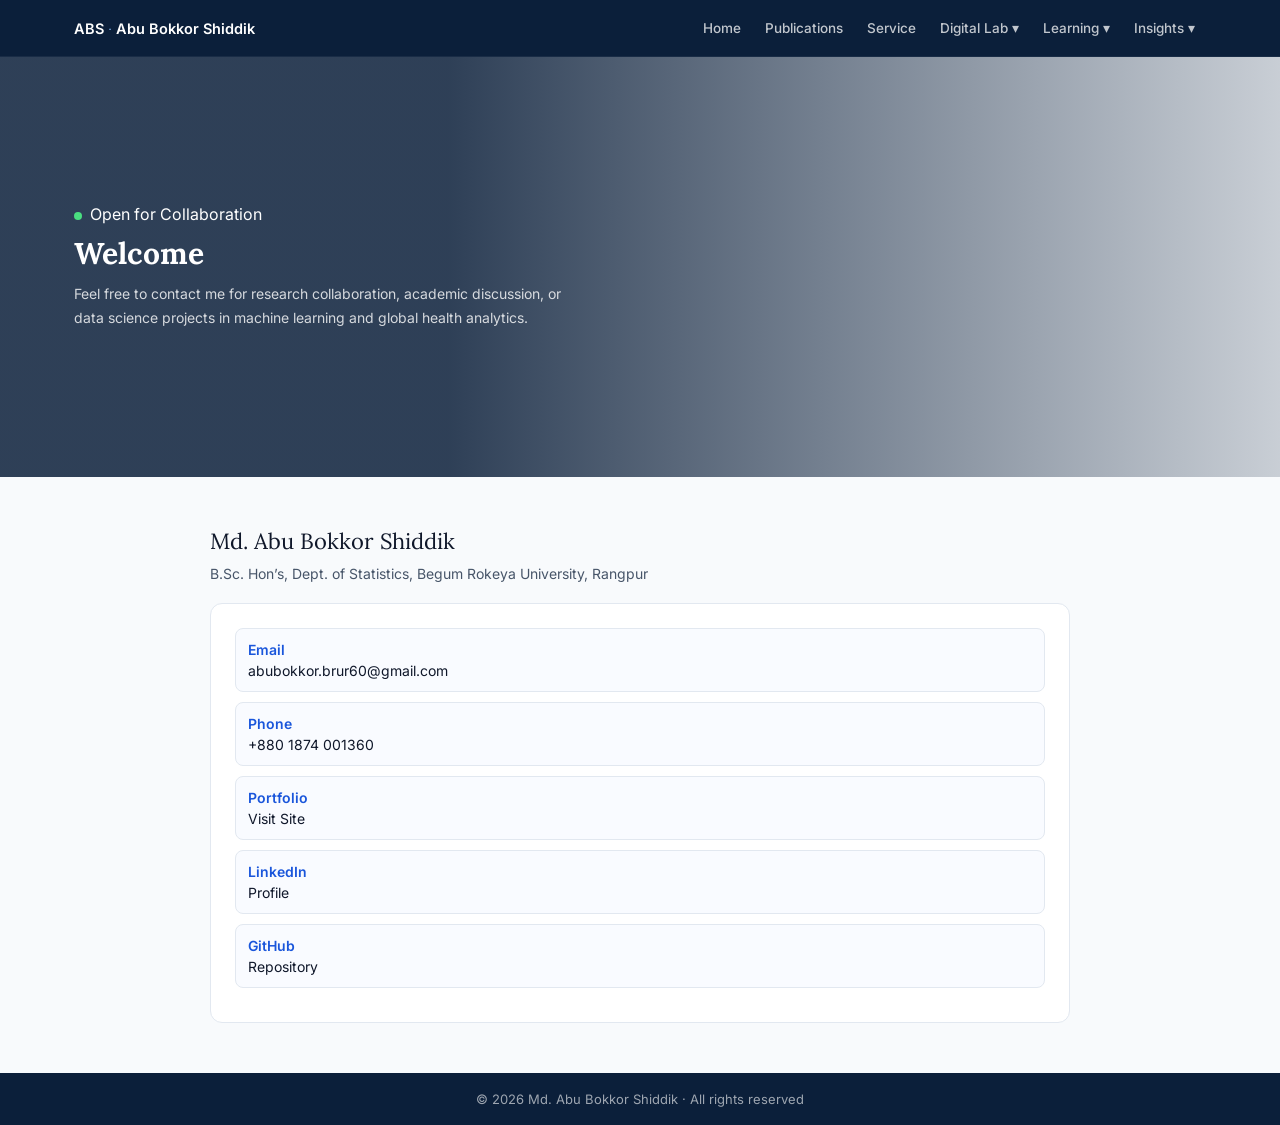
<file: contact.html>
<!DOCTYPE html>
<html lang="en">
<head>
  <link rel="icon" type="image/png" href="https://raw.githubusercontent.com/abubokkorshiddik/AbuBokkorShiddik.abs798/main/abslogo.png">
  <meta charset="UTF-8">
  <meta name="viewport" content="width=device-width, initial-scale=1.0">
  <title>Contact — Md. Abu Bokkor Shiddik</title>

  <link href="https://fonts.googleapis.com/css2?family=Inter:wght@300;400;500;600;700&family=Lora:wght@500;600&display=swap" rel="stylesheet">

  <style>
    *{margin:0;padding:0;box-sizing:border-box}
    body{
      font-family:'Inter',sans-serif;
      background:#f8fafc;
      color:#0f172a;
      overflow-x:hidden;
    }

     a { color: inherit; text-decoration: none; }

    :root {
      --navy: #0b1f3a; --blue: #1a56db; --blue-h: #1648c0;
      --sky: #e8f0fe; --sky2: #d2e3fc;
      --green: #166534; --green-bg: #f0fdf4; --green-bd: #bbf7d0;
      --purple: #5b21b6; --purple-bg: #f5f3ff; --purple-bd: #ddd6fe;
      --text: #0f172a; --text2: #334155; --text3: #64748b;
      --border: #e2e8f0; --border2: #cbd5e1;
      --bg: #f8fafc; --white: #fff;
      --r: 8px; --rl: 14px;
      --sh: 0 1px 3px rgba(0,0,0,.06),0 1px 2px rgba(0,0,0,.04);
      --sh2: 0 4px 20px rgba(0,0,0,.08),0 1px 4px rgba(0,0,0,.04);
    }

    /* ══ NAVBAR ══ */
    .navbar { background: var(--navy); position: sticky; top: 0; z-index: 9999; border-bottom: 1px solid rgba(255,255,255,.06); }
    .nav-inner { max-width: 1180px; margin: auto; padding: 0 24px; display: flex; align-items: center; height: 56px; }
    .nav-brand { font-size: 14.5px; font-weight: 600; color: #fff; margin-right: auto; white-space: nowrap; }
    .nav-brand span { color: #93c5fd; font-weight: 300; }
    .nav-links { display: flex; align-items: center; gap: 2px; }
    .nav-links > a, .dropbtn { color: rgba(255,255,255,.75); font-size: 13.5px; font-weight: 500; padding: 6px 11px; border-radius: 6px; border: none; background: none; cursor: pointer; font-family: inherit; transition: background .18s, color .18s; white-space: nowrap; display: flex; align-items: center; gap: 4px; }
    .nav-links > a:hover, .dropbtn:hover { color: #fff; background: rgba(255,255,255,.09); }
    .dropdown { position: relative; }
    .dropdown-content { position: absolute; top: calc(100% + 6px); left: 0; background: #132444; border: 1px solid rgba(255,255,255,.1); border-radius: 10px; min-width: 190px; padding: 6px; box-shadow: 0 12px 32px rgba(0,0,0,.3); opacity: 0; visibility: hidden; transform: translateY(6px); transition: opacity .2s, transform .2s, visibility .2s; pointer-events: none; z-index: 9999; }
    .dropdown:hover .dropdown-content, .dropdown.active .dropdown-content { opacity: 1; visibility: visible; transform: translateY(0); pointer-events: auto; }
    .dropdown-content a { display: flex; align-items: center; gap: 8px; padding: 8px 12px; color: rgba(255,255,255,.72); font-size: 13px; font-weight: 500; border-radius: 6px; transition: background .15s, color .15s; }
    .dropdown-content a:hover { background: rgba(255,255,255,.08); color: #fff; }
    .hamburger { display: none; flex-direction: column; gap: 5px; background: none; border: none; cursor: pointer; padding: 7px; border-radius: 6px; margin-left: 10px; transition: background .2s; }
    .hamburger:hover { background: rgba(255,255,255,.1); }
    .hamburger span { display: block; width: 21px; height: 2px; background: rgba(255,255,255,.85); border-radius: 2px; transition: transform .28s, opacity .28s; }
    .hamburger.open span:nth-child(1) { transform: translateY(7px) rotate(45deg); }
    .hamburger.open span:nth-child(2) { opacity: 0; }
    .hamburger.open span:nth-child(3) { transform: translateY(-7px) rotate(-45deg); }
    .nav-drawer { display: none; background: #0d1c38; border-top: 1px solid rgba(255,255,255,.07); overflow: hidden; max-height: 0; transition: max-height .38s cubic-bezier(.4,0,.2,1); }
    .nav-drawer.open { max-height: 700px; }
    .drawer-inner { padding: 8px 0 16px; }
    .drawer-link { display: block; color: rgba(255,255,255,.78); font-size: 15px; font-weight: 500; padding: 11px 24px; transition: background .15s, color .15s; }
    .drawer-link:hover { background: rgba(255,255,255,.06); color: #fff; }
    .drawer-sec { font-size: 10.5px; font-weight: 700; text-transform: uppercase; letter-spacing: 1.2px; color: rgba(255,255,255,.3); padding: 14px 24px 4px; }
    .drawer-sub .drawer-link { padding-left: 38px; font-size: 14px; color: rgba(255,255,255,.58); }
    .drawer-div { height: 1px; background: rgba(255,255,255,.06); margin: 4px 0; }
    @media (max-width: 900px) { .nav-links { display: none; } .hamburger { display: flex; } .nav-drawer { display: block; } }

    /* ================= HERO IMAGE ================= */
    .hero{
      position:relative;
      height:420px;
      background:url('https://raw.githubusercontent.com/abubokkorshiddik/Portfolio-AbuBokkorShiddik/main/ABS.jpeg') center/cover no-repeat;
    }

    /* dark overlay */
    .hero::after{
      content:'';
      position:absolute;
      inset:0;
      background:linear-gradient(90deg, rgba(11,31,58,.85) 35%, rgba(11,31,58,.2) 100%);
    }

    /* text LEFT side */
    .hero-content{
      position:relative;
      z-index:1;
      max-width:1180px;
      margin:auto;
      height:100%;
      display:flex;
      align-items:center;
      padding:0 24px;
    }

    .hero-text{
      max-width:500px;
      color:#fff;
    }

    .dot{
      width:8px;
      height:8px;
      background:#4ade80;
      border-radius:50%;
      display:inline-block;
      margin-right:8px;
      animation:pulse 1.8s infinite;
    }

    @keyframes pulse{
      0%,100%{transform:scale(1);opacity:1}
      50%{transform:scale(.7);opacity:.5}
    }

    .hero-text h1{
      font-family:'Lora',serif;
      font-size:30px;
      margin:10px 0;
    }

    .hero-text p{
      font-size:14px;
      line-height:1.7;
      color:rgba(255,255,255,.8);
    }

    /* ================= CONTACT SECTION ================= */
    .container{
      max-width:900px;
      margin:50px auto;
      padding:0 20px;
    }

    .title{
      font-family:'Lora',serif;
      font-size:22px;
      margin-bottom:8px;
    }

    .sub{
      color:#475569;
      margin-bottom:18px;
      font-size:14px;
      line-height:1.6;
    }

    .card{
      background:#fff;
      border:1px solid var(--border);
      border-radius:12px;
      padding:24px;
    }

    .item{
      padding:12px;
      border:1px solid var(--border);
      border-radius:8px;
      margin-bottom:10px;
      background:#f9fbff;
      font-size:14px;
    }

    .label{
      font-weight:600;
      color:var(--blue);
      display:block;
      margin-bottom:4px;
    }

    /* footer */
    footer{
      background:var(--navy);
      color:rgba(255,255,255,.6);
      text-align:center;
      padding:18px;
      margin-top:50px;
      font-size:13px;
    }

    /* responsive */
    @media(max-width:768px){
      .hero{height:320px}
      .hero-text{text-align:left}
    }

  </style>
</head>

<body>

<!-- ═══ NAVBAR ═══ -->
<nav class="navbar">
  <div class="nav-inner">
      <div class="nav-brand">
      <a href="contact.html" style="color:white;">
        ABS<span> · </span>Abu Bokkor Shiddik
      </a>
    </div>
    <div class="nav-links">
      <a href="home.html">Home</a>
      <a href="publications.html">Publications</a>
      <a href="service.html">Service</a>
      <div class="dropdown">
        <button class="dropbtn">Digital Lab ▾</button>
        <div class="dropdown-content">
          <a href="projects.html">⚗ Projects</a>
          <a href="data-code.html">💾 Data &amp; Code</a>
          <a href="game.html">🎮 Games</a>
        </div>
      </div>
      <div class="dropdown">
        <button class="dropbtn">Learning ▾</button>
        <div class="dropdown-content">
          <a href="courses.html">🎓 Courses &amp; Training</a>
          <a href="conference-and-workshop.html">🏛 Conferences &amp; Workshops</a>
        </div>
      </div>
      <div class="dropdown">
        <button class="dropbtn">Insights ▾</button>
        <div class="dropdown-content">
          <a href="insights.html">✍ Posts</a>
          <a href="videos.html">▶ Videos</a>
          <a href="archive.html">📷 Photos &amp; Archive</a>
        </div>
      </div>
    </div>
    <button class="hamburger" id="hamburger" aria-label="Toggle menu">
      <span></span><span></span><span></span>
    </button>
  </div>
  <div class="nav-drawer" id="nav-drawer">
    <div class="drawer-inner">
      <a class="drawer-link" href="home.html">Home</a>
      <a class="drawer-link" href="publications.html">Publications</a>
      <a class="drawer-link" href="service.html">Service</a>
      <div class="drawer-div"></div>
      <div class="drawer-sec">Digital Lab</div>
      <div class="drawer-sub">
        <a class="drawer-link" href="projects.html">Projects</a>
        <a class="drawer-link" href="data-code.html">Data &amp; Code</a>
<a class="drawer-link" href="game.html">🎮 Games</a>
        
      </div>
      <div class="drawer-div"></div>
      <div class="drawer-sec">Learning &amp; Events</div>
      <div class="drawer-sub">
        <a class="drawer-link" href="courses.html">Courses &amp; Training</a>
        <a class="drawer-link" href="conference-and-workshop.html">Conferences &amp; Workshops</a>
      </div>
      <div class="drawer-div"></div>
      <div class="drawer-sec">Insights</div>
      <div class="drawer-sub">
        <a class="drawer-link" href="insights.html">Posts</a>
        <a class="drawer-link" href="videos.html">Videos</a>
        <a class="drawer-link" href="archive.html">Photos &amp; Archive</a>
      </div>
    </div>
  </div>
</nav>


<!-- HERO IMAGE WITH LEFT TEXT -->
<section class="hero">
  <div class="hero-content">
    <div class="hero-text">
      <div><span class="dot"></span>Open for Collaboration</div>
      <h1>Welcome</h1>
      <p>
        Feel free to contact me for research collaboration, academic discussion,
        or data science projects in machine learning and global health analytics.
      </p>
    </div>
  </div>
</section>

<!-- CONTACT BODY -->
<div class="container">

  <div class="title">
    Md. Abu Bokkor Shiddik
  </div>

  <div class="sub">
    B.Sc. Hon’s, Dept. of Statistics, Begum Rokeya University, Rangpur
  </div>

  <div class="card">

    <div class="item">
      <span class="label">Email</span>
      <a href="mailto:abubokkor.brur60@gmail.com">abubokkor.brur60@gmail.com</a>
    </div>

    <div class="item">
      <span class="label">Phone</span>
      <a href="tel:+8801874001360">+880 1874 001360</a>
    </div>

    <div class="item">
      <span class="label">Portfolio</span>
      <a href="https://abubokkorshiddik.github.io/AbuBokkorShiddik.abs798/" target="_blank">Visit Site</a>
    </div>

    <div class="item">
      <span class="label">LinkedIn</span>
      <a href="https://www.linkedin.com/in/abu-bokkor-shiddik-abs798/" target="_blank">Profile</a>
    </div>

    <div class="item">
      <span class="label">GitHub</span>
      <a href="https://github.com/abubokkorshiddik" target="_blank">Repository</a>
    </div>

  </div>
</div>

<!-- FOOTER -->
<footer>
  © 2026 Md. Abu Bokkor Shiddik · All rights reserved
</footer>
<script>
  /* Navbar */
  document.querySelectorAll('.dropbtn').forEach(function(btn) {
    btn.addEventListener('click', function(e) {
      e.stopPropagation();
      var dd = btn.closest('.dropdown');
      var open = dd.classList.contains('active');
      document.querySelectorAll('.dropdown.active').forEach(function(d) { d.classList.remove('active'); });
      if (!open) dd.classList.add('active');
    });
  });
  document.addEventListener('click', function() {
    document.querySelectorAll('.dropdown.active').forEach(function(d) { d.classList.remove('active'); });
  });
  var ham = document.getElementById('hamburger');
  var drawer = document.getElementById('nav-drawer');
  ham.addEventListener('click', function() { ham.classList.toggle('open'); drawer.classList.toggle('open'); });
  drawer.querySelectorAll('a').forEach(function(a) {
    a.addEventListener('click', function() { ham.classList.remove('open'); drawer.classList.remove('open'); });
  });
</script>
</body>
</html>
</file>
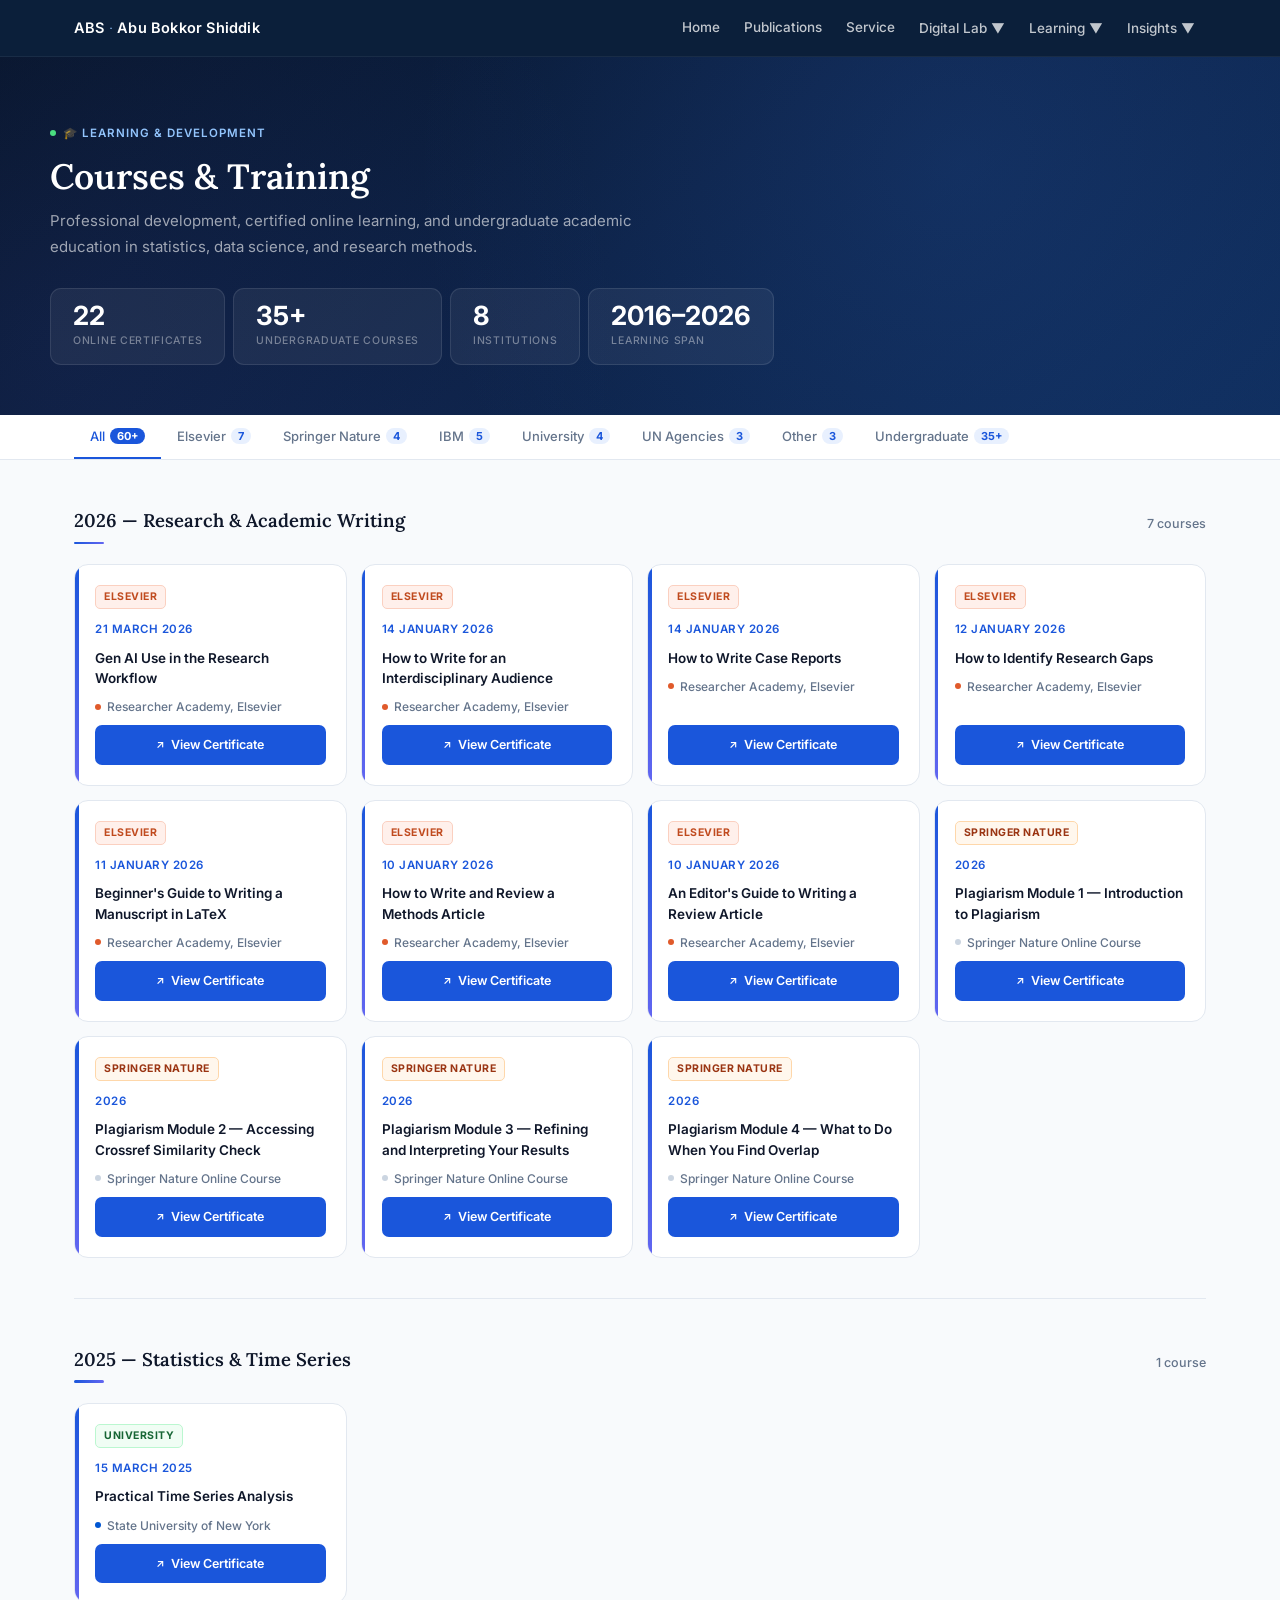
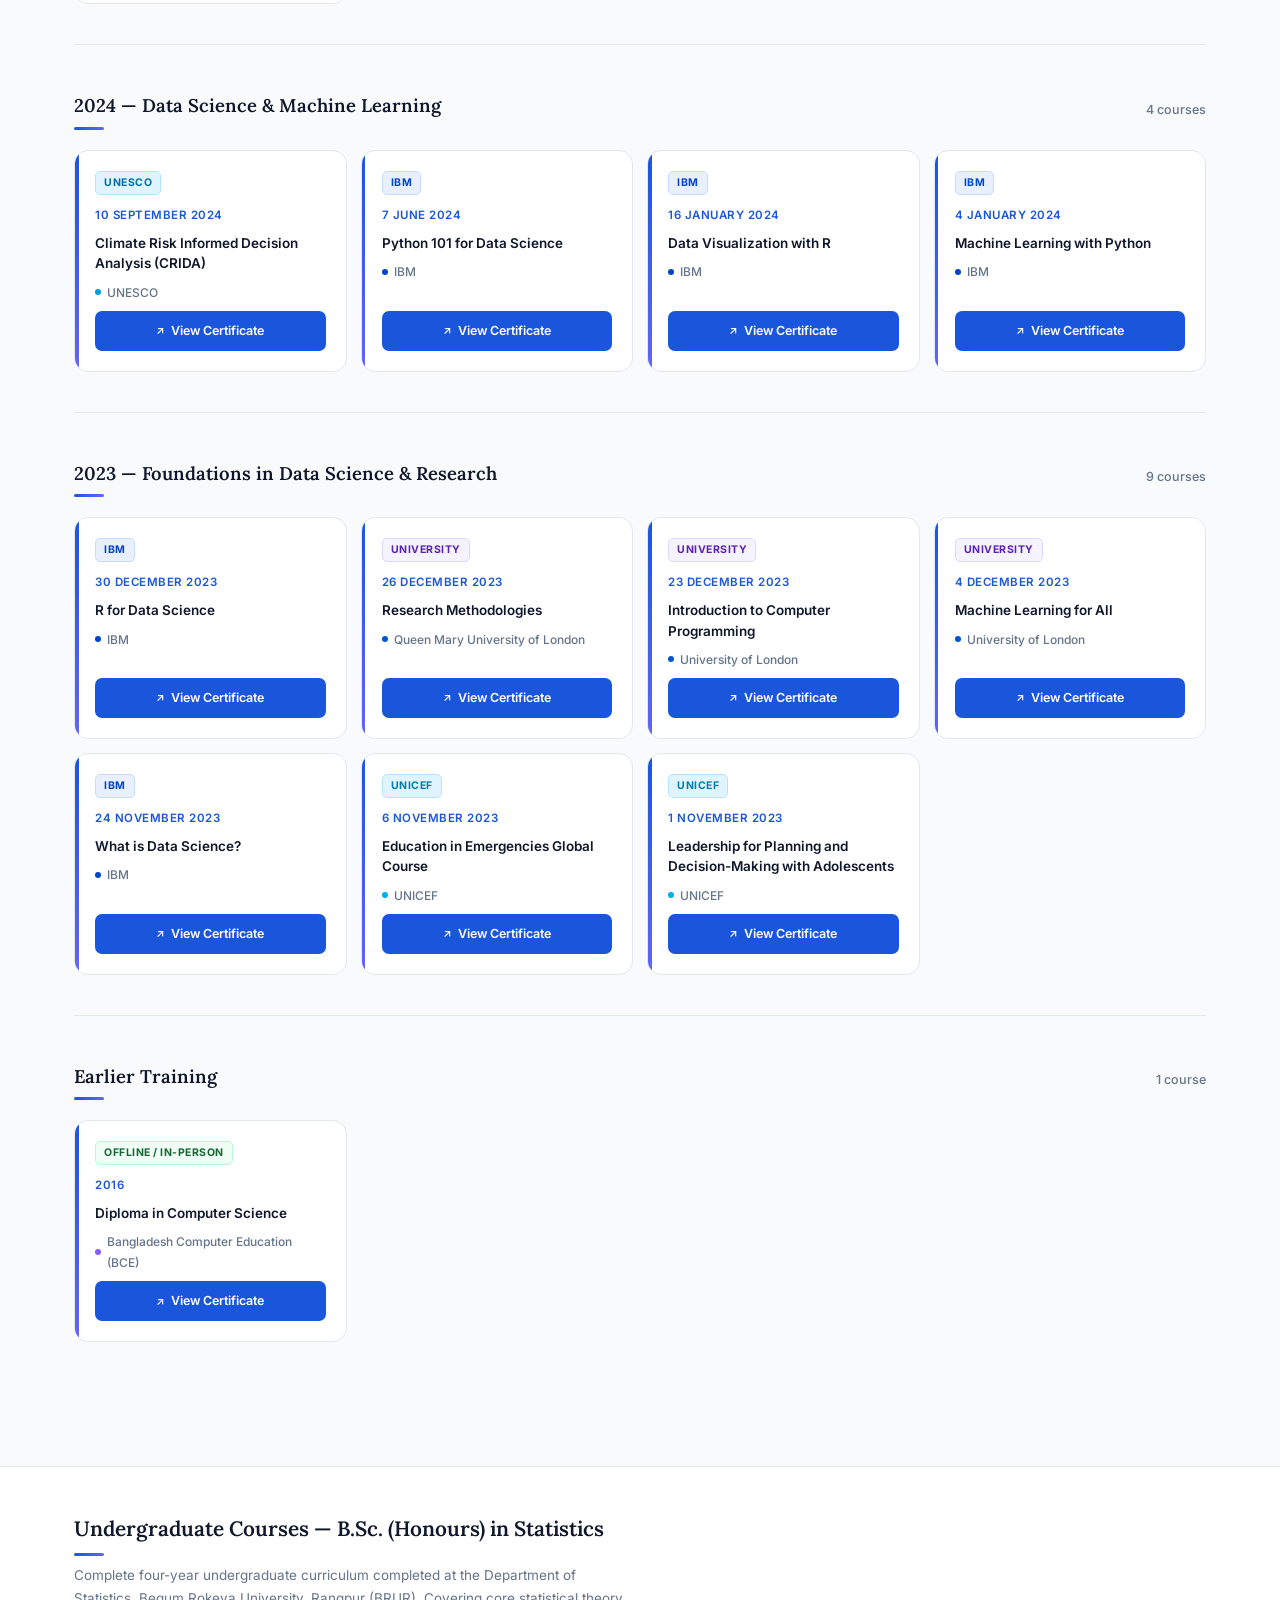
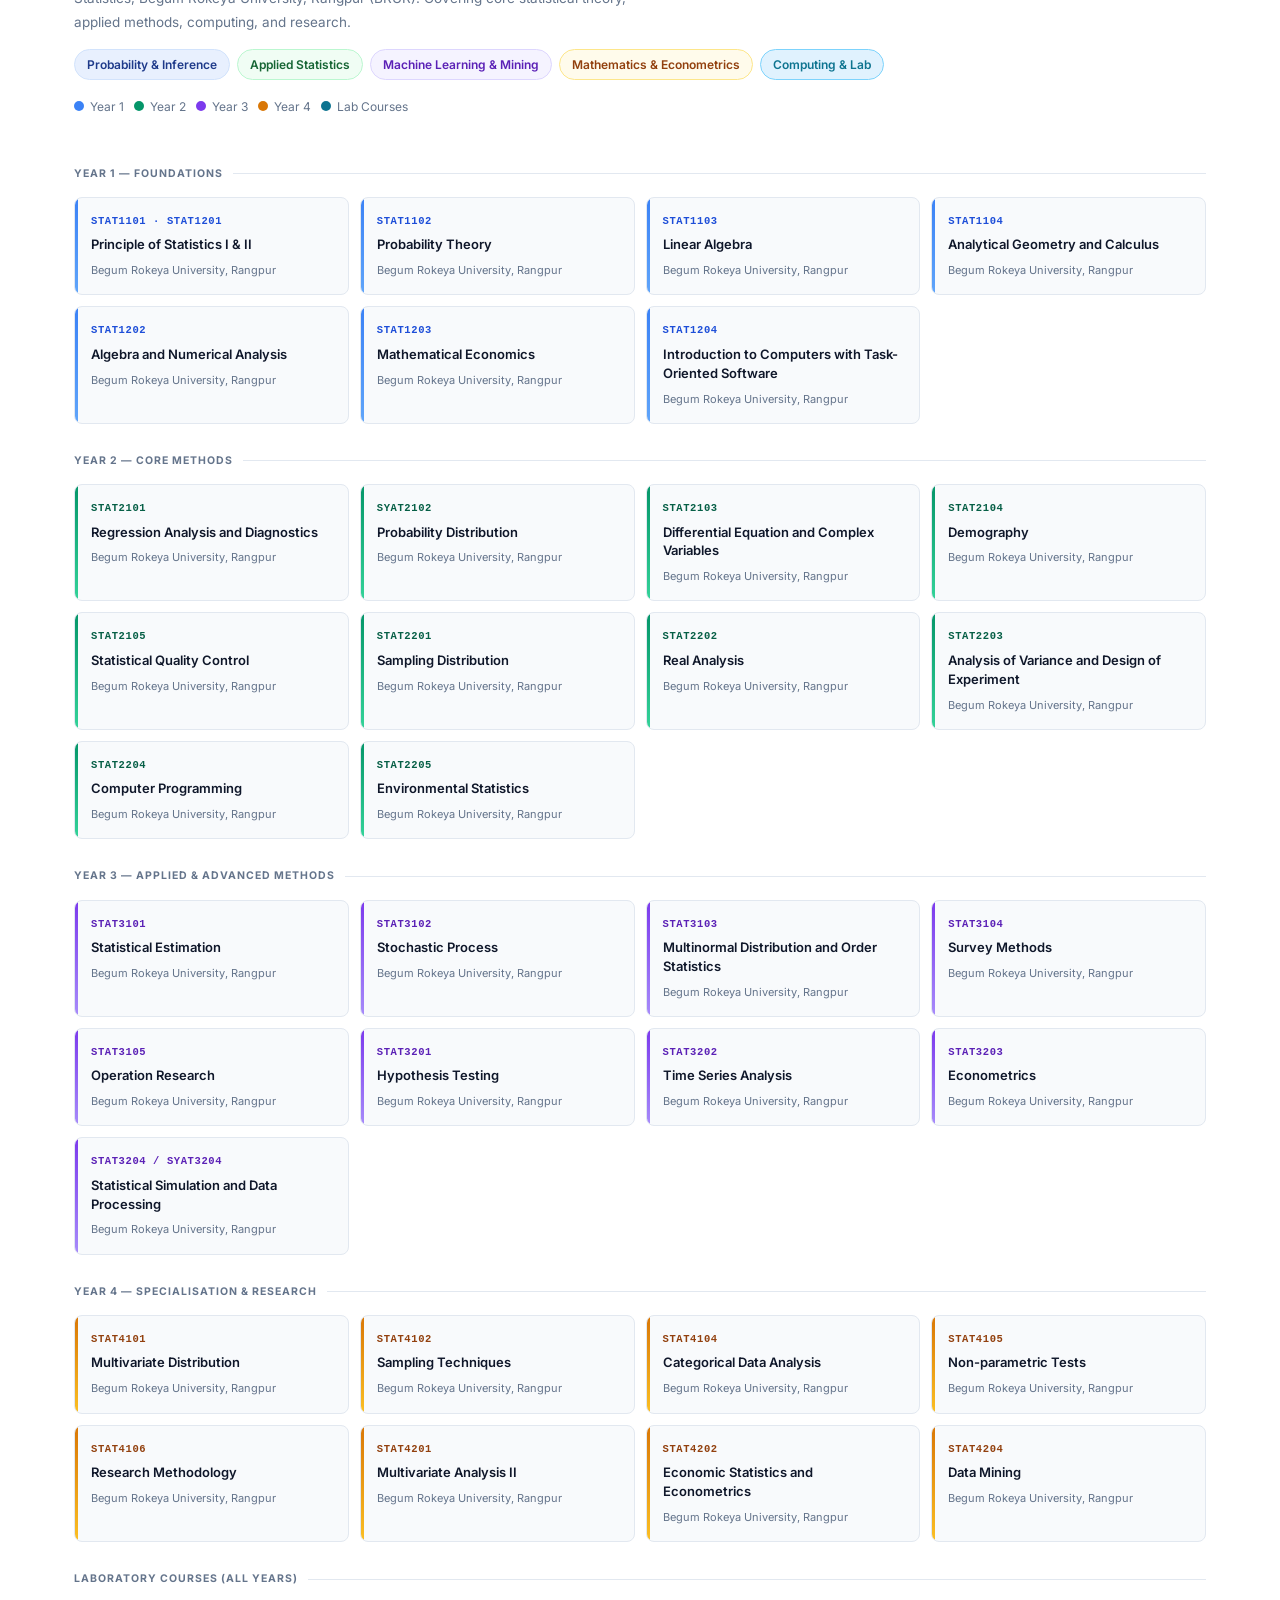
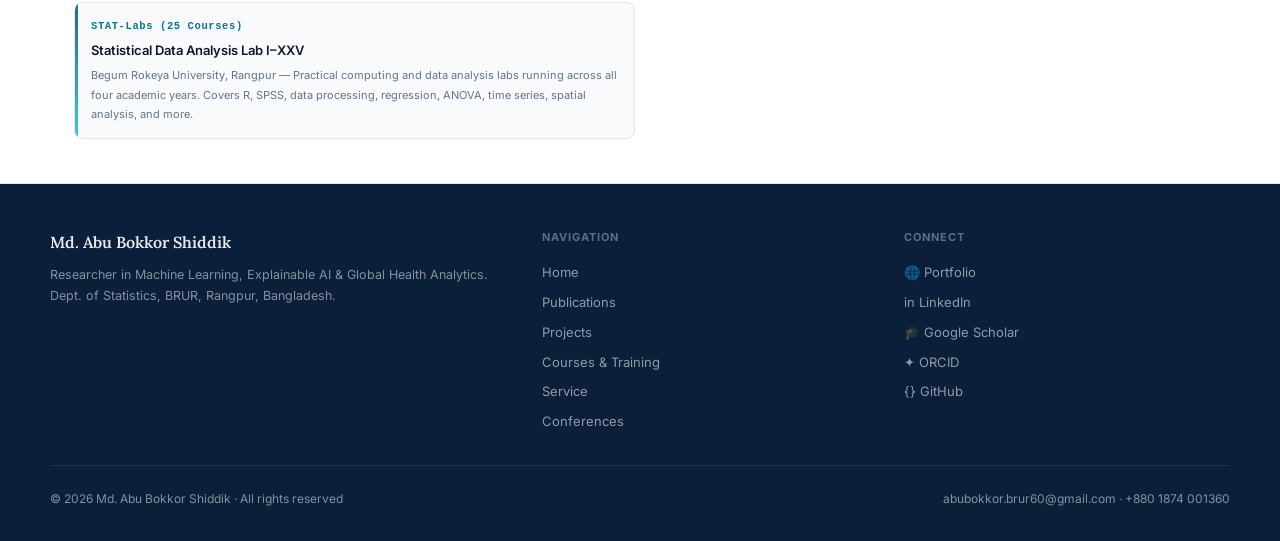
<file: courses.html>
<!DOCTYPE html>
<html lang="en">
<head>
  <link rel="icon" type="image/png" href="https://raw.githubusercontent.com/abubokkorshiddik/AbuBokkorShiddik.abs798/main/abslogo.png">
  <link rel="apple-touch-icon" href="https://raw.githubusercontent.com/abubokkorshiddik/AbuBokkorShiddik.abs798/main/abslogo.png">
  <meta charset="UTF-8">
  <meta name="viewport" content="width=device-width, initial-scale=1.0">
  <meta name="description" content="Courses & Training — Md. Abu Bokkor Shiddik. Professional development, certified learning, and undergraduate statistics education at BRUR.">
  <title>Courses &amp; Training | Md. Abu Bokkor Shiddik</title>
  <link rel="preconnect" href="https://fonts.googleapis.com">
  <link rel="preconnect" href="https://fonts.gstatic.com" crossorigin>
  <link href="https://fonts.googleapis.com/css2?family=Inter:wght@300;400;500;600;700&family=Lora:ital,wght@0,500;0,600;1,400&display=swap" rel="stylesheet">
  <style>
    *, *::before, *::after { box-sizing: border-box; margin: 0; padding: 0; }
    :root {
      --navy:#0b1f3a; --navy2:#122444;
      --blue:#1a56db; --blue-hover:#1648c0; --sky:#e8f0fe; --sky2:#d2e3fc;
      --green:#166534; --green-bg:#f0fdf4; --green-bd:#bbf7d0;
      --purple:#5b21b6; --purple-bg:#f5f3ff; --purple-bd:#ddd6fe;
      --amber:#92400e; --amber-bg:#fffbeb; --amber-bd:#fde68a;
      --teal:#0e7490; --teal-bg:#e0f2fe; --teal-bd:#7dd3fc;
      --text:#0f172a; --text2:#334155; --text3:#64748b;
      --border:#e2e8f0; --border2:#cbd5e1; --bg:#f8fafc; --white:#fff;
      --r:8px; --rl:14px;
      --sh:0 1px 3px rgba(0,0,0,.06),0 1px 2px rgba(0,0,0,.04);
      --sh2:0 4px 20px rgba(0,0,0,.08),0 1px 4px rgba(0,0,0,.04);
    }
    html { scroll-behavior: smooth;  }
    body { font-family:'Inter',system-ui,sans-serif; color:var(--text); font-size:15.5px; line-height:1.75; background:var(--bg); overflow-x:hidden; }
    a { color:inherit; text-decoration:none; }

    /* NAV */
    .navbar { background:var(--navy); position:sticky; top:0; z-index:9999; border-bottom:1px solid rgba(255,255,255,.06); }
    .nav-bar-inner { max-width:1180px; margin:auto; padding:0 24px; display:flex; align-items:center; height:56px; }
    .nav-brand { font-size:14.5px; font-weight:600; color:#fff; letter-spacing:.2px; margin-right:auto; white-space:nowrap; }
    .nav-brand span { color:#93c5fd; font-weight:300; }
    .nav-links { display:flex; align-items:center; gap:2px; }
    .nav-links > a, .dropbtn { color:rgba(255,255,255,.75); font-size:13.5px; font-weight:500; padding:6px 11px; border-radius:6px; border:none; background:none; cursor:pointer; font-family:inherit; transition:background .18s,color .18s; white-space:nowrap; display:flex; align-items:center; gap:4px; }
    .nav-links > a:hover, .dropbtn:hover { color:#fff; background:rgba(255,255,255,.09); }
    .dropdown { position:relative; }
    .dropdown-content { position:absolute; top:calc(100% + 6px); left:0; background:#132444; border:1px solid rgba(255,255,255,.1); border-radius:10px; min-width:190px; padding:6px; box-shadow:0 12px 32px rgba(0,0,0,.3); opacity:0; visibility:hidden; transform:translateY(6px); transition:opacity .2s,transform .2s,visibility .2s; pointer-events:none; z-index:9999; }
    .dropdown:hover .dropdown-content, .dropdown.active .dropdown-content { opacity:1; visibility:visible; transform:translateY(0); pointer-events:auto; }
    .dropdown-content a { display:flex; align-items:center; gap:8px; padding:8px 12px; color:rgba(255,255,255,.72); font-size:13px; font-weight:500; border-radius:6px; transition:background .15s,color .15s; }
    .dropdown-content a:hover { background:rgba(255,255,255,.08); color:#fff; }
    .hamburger { display:none; flex-direction:column; gap:5px; background:none; border:none; cursor:pointer; padding:7px; border-radius:6px; margin-left:10px; }
    .hamburger span { display:block; width:21px; height:2px; background:rgba(255,255,255,.85); border-radius:2px; transition:transform .28s,opacity .28s; }
    .hamburger.open span:nth-child(1) { transform:translateY(7px) rotate(45deg); }
    .hamburger.open span:nth-child(2) { opacity:0; }
    .hamburger.open span:nth-child(3) { transform:translateY(-7px) rotate(-45deg); }
    .nav-drawer { display:none; background:#0d1c38; border-top:1px solid rgba(255,255,255,.07); overflow:hidden; max-height:0; transition:max-height .38s cubic-bezier(.4,0,.2,1); }
    .nav-drawer.open { max-height:700px; }
    .drawer-inner { padding:8px 0 16px; }
    .drawer-link { display:block; color:rgba(255,255,255,.78); font-size:15px; font-weight:500; padding:11px 24px; transition:background .15s,color .15s; }
    .drawer-link:hover { background:rgba(255,255,255,.06); color:#fff; }
    .drawer-section-label { font-size:10.5px; font-weight:700; text-transform:uppercase; letter-spacing:1.2px; color:rgba(255,255,255,.3); padding:14px 24px 4px; }
    .drawer-sub .drawer-link { padding-left:38px; font-size:14px; color:rgba(255,255,255,.58); }
    .drawer-divider { height:1px; background:rgba(255,255,255,.06); margin:4px 0; }
    @media (max-width:900px) { .nav-links{display:none;} .hamburger{display:flex;} .nav-drawer{display:block;} }

    /* HERO */
    .page-hero { background:linear-gradient(140deg,#07152a 0%,#0d2247 50%,#0f2d5c 100%); color:white; padding:60px 24px 50px; position:relative; overflow:hidden; }
    .page-hero::before { content:''; position:absolute; inset:0; background:radial-gradient(circle at 75% 30%,rgba(59,130,246,.12) 0%,transparent 55%),radial-gradient(circle at 5% 80%,rgba(99,102,241,.08) 0%,transparent 45%); pointer-events:none; }
    .hero-inner { max-width:1180px; margin:auto; position:relative; }
    .hero-eyebrow { display:inline-flex; align-items:center; gap:7px; font-size:11.5px; font-weight:600; letter-spacing:1px; text-transform:uppercase; color:#93c5fd; margin-bottom:14px; }
    .hero-eyebrow::before { content:''; width:6px; height:6px; background:#4ade80; border-radius:50%; }
    .page-hero h1 { font-family:'Lora',serif; font-size:2.2rem; font-weight:600; line-height:1.15; margin-bottom:10px; }
    .page-hero p { font-size:15px; color:rgba(255,255,255,.6); max-width:600px; margin-bottom:28px; }
    .hero-stats { display:flex; flex-wrap:wrap; gap:8px; }
    .hstat { display:flex; flex-direction:column; background:rgba(255,255,255,.06); border:1px solid rgba(255,255,255,.1); border-radius:11px; padding:13px 22px; }
    .hstat-n { font-size:1.65rem; font-weight:700; color:#fff; line-height:1; margin-bottom:4px; }
    .hstat-l { font-size:10.5px; color:rgba(255,255,255,.4); text-transform:uppercase; letter-spacing:.7px; font-weight:500; }

    /* FILTER BAR */
    .filter-bar { background:var(--white); border-bottom:1px solid var(--border); position:sticky; top:56px; z-index:100; }
    .filter-inner { max-width:1180px; margin:auto; padding:0 24px; display:flex; gap:0; overflow-x:auto; scrollbar-width:none; }
    .filter-inner::-webkit-scrollbar { display:none; }
    .filter-tab { display:inline-flex; align-items:center; gap:5px; padding:12px 16px; font-size:13px; font-weight:500; color:var(--text3); border-bottom:2.5px solid transparent; border-top:none; border-left:none; border-right:none; white-space:nowrap; cursor:pointer; transition:color .18s,border-color .18s; background:none; font-family:inherit; min-height:44px; }
    .filter-tab:hover { color:var(--blue); }
    .filter-tab.active { color:var(--blue); border-bottom-color:var(--blue); }
    .filter-count { font-size:11px; font-weight:700; background:var(--sky); color:var(--blue); border-radius:10px; padding:1px 7px; }
    .filter-tab.active .filter-count { background:var(--blue); color:#fff; }

    /* MAIN */
    .page-body { max-width:1180px; margin:0 auto; padding:0 24px 80px; }

    /* SECTION */
    .section-block { padding:44px 0 0; }
    .section-head { display:flex; align-items:center; justify-content:space-between; margin-bottom:20px; gap:12px; flex-wrap:wrap; }
    .section-head h2 { font-family:'Lora',serif; font-size:1.15rem; font-weight:600; color:var(--text); position:relative; padding-bottom:8px; }
    .section-head h2::after { content:''; position:absolute; bottom:0; left:0; width:30px; height:2.5px; background:linear-gradient(90deg,var(--blue),#6366f1); border-radius:2px; }
    .section-count { font-size:12.5px; color:var(--text3); font-weight:500; }
    .section-divider { height:1px; background:var(--border); margin:40px 0 0; }

    /* ONLINE COURSE CARD */
    .course-grid { display:grid; grid-template-columns:repeat(4,1fr); gap:14px; }
    @media (max-width:1100px) { .course-grid{grid-template-columns:repeat(3,1fr);} }
    @media (max-width:760px)  { .course-grid{grid-template-columns:repeat(2,1fr);} }
    @media (max-width:480px)  { .course-grid{grid-template-columns:1fr;} }

    .course-card { background:var(--white); border:1px solid var(--border); border-radius:var(--rl); padding:20px; display:flex; flex-direction:column; gap:8px; position:relative; overflow:hidden; transition:transform .2s,box-shadow .2s,border-color .2s; }
    .course-card::before { content:''; position:absolute; left:0; top:0; width:3.5px; height:100%; background:linear-gradient(to bottom,var(--blue),#6366f1); border-radius:4px 0 0 4px; }
    .course-card:hover { transform:translateY(-2px); box-shadow:var(--sh2); border-color:var(--border2); }
    .course-date { font-size:11.5px; font-weight:600; color:var(--blue); text-transform:uppercase; letter-spacing:.5px; }
    .course-title { font-size:13.5px; font-weight:600; color:var(--text); line-height:1.5; }
    .course-provider { display:flex; align-items:center; gap:6px; font-size:12px; color:var(--text3); font-weight:500; }
    .provider-dot { width:6px; height:6px; border-radius:50%; background:var(--border2); flex-shrink:0; }
    .provider-elsevier .provider-dot { background:#e05a2b; }
    .provider-ibm      .provider-dot { background:#0043ce; }
    .provider-coursera .provider-dot { background:#0056d2; }
    .provider-unesco   .provider-dot { background:#009fda; }
    .provider-unicef   .provider-dot { background:#00aeef; }
    .provider-other    .provider-dot { background:#8b5cf6; }
    .cert-btn { margin-top:auto; display:inline-flex; align-items:center; justify-content:center; gap:6px; background:var(--blue); color:#fff; padding:9px 14px; border-radius:7px; font-size:12.5px; font-weight:600; transition:background .2s,transform .15s; }
    .cert-btn:hover { background:var(--blue-hover); transform:translateY(-1px); }
    .cert-btn::before { content:'\2197'; font-size:11px; }

    /* PROVIDER BADGE */
    .provider-badge { display:inline-block; font-size:10.5px; font-weight:700; text-transform:uppercase; letter-spacing:.5px; padding:2px 8px; border-radius:5px; margin-bottom:2px; width:fit-content; }
    .badge-elsevier { background:#fff0eb; color:#c04a1e; border:1px solid #fbd0c0; }
    .badge-ibm      { background:#e8f0fe; color:#0043ce; border:1px solid #c7d9fd; }
    .badge-suny     { background:#f0fdf4; color:#166534; border:1px solid #bbf7d0; }
    .badge-unesco   { background:#e0f4ff; color:#006fa6; border:1px solid #b3e4ff; }
    .badge-unicef   { background:#e0f4ff; color:#007daf; border:1px solid #b3e4ff; }
    .badge-uol      { background:#f5f3ff; color:#5b21b6; border:1px solid #ddd6fe; }
    .badge-other    { background:#f8fafc; color:#475569; border:1px solid #e2e8f0; }
   .badge-springer  { background: #fff7ed; color: #9a3412; border: 1px solid #fed7aa; }
    .badge-offline  { background:#f0fdf4; color:#166534; border:1px solid #bbf7d0; }
    .badge-brur     { background:#eff6ff; color:#1d4ed8; border:1px solid #bfdbfe; }

    /* ── UNDERGRADUATE SECTION ── */
    .ug-section { background:var(--white); border-top:1px solid var(--border); border-bottom:1px solid var(--border); padding:44px 0; margin-top:44px; }
    .ug-inner { max-width:1180px; margin:auto; padding:0 24px; }
    .ug-head { display:flex; align-items:flex-start; justify-content:space-between; gap:16px; margin-bottom:28px; flex-wrap:wrap; }
    .ug-head-text h2 { font-family:'Lora',serif; font-size:1.3rem; font-weight:600; color:var(--text); position:relative; padding-bottom:8px; margin-bottom:8px; }
    .ug-head-text h2::after { content:''; position:absolute; bottom:0; left:0; width:30px; height:2.5px; background:linear-gradient(90deg,var(--blue),#6366f1); border-radius:2px; }
    .ug-head-text p { font-size:13.5px; color:var(--text3); max-width:560px; }
    .ug-badge-strip { display:flex; flex-wrap:wrap; gap:7px; margin-top:14px; }
    .ug-pill { font-size:12px; font-weight:600; padding:4px 12px; border-radius:20px; }
    .ug-pill-blue   { background:var(--sky); color:#1e3a8a; border:1px solid var(--sky2); }
    .ug-pill-green  { background:var(--green-bg); color:var(--green); border:1px solid var(--green-bd); }
    .ug-pill-purple { background:var(--purple-bg); color:var(--purple); border:1px solid var(--purple-bd); }
    .ug-pill-amber  { background:var(--amber-bg); color:var(--amber); border:1px solid var(--amber-bd); }
    .ug-pill-teal   { background:var(--teal-bg); color:var(--teal); border:1px solid var(--teal-bd); }

    /* YEAR GROUPS inside UG */
    .ug-year-label { font-size:10.5px; font-weight:700; text-transform:uppercase; letter-spacing:1px; color:var(--text3); display:flex; align-items:center; gap:10px; margin:28px 0 14px; }
    .ug-year-label::after { content:''; flex:1; height:1px; background:var(--border); }

    /* UG COURSE GRID — tighter */
    .ug-grid { display:grid; grid-template-columns:repeat(4,1fr); gap:11px; }
    @media (max-width:1100px) { .ug-grid{grid-template-columns:repeat(3,1fr);} }
    @media (max-width:760px)  { .ug-grid{grid-template-columns:repeat(2,1fr);} }
    @media (max-width:480px)  { .ug-grid{grid-template-columns:1fr;} }

    /* UG CARD */
    .ug-card { background:var(--bg); border:1px solid var(--border); border-radius:var(--r); padding:14px 16px; display:flex; flex-direction:column; gap:5px; position:relative; overflow:hidden; transition:transform .2s,box-shadow .2s,border-color .2s,background .2s; }
    .ug-card::before { content:''; position:absolute; left:0; top:0; width:3px; height:100%; border-radius:4px 0 0 4px; }
    .ug-card.yr1::before { background:linear-gradient(to bottom,#3b82f6,#60a5fa); }
    .ug-card.yr2::before { background:linear-gradient(to bottom,#059669,#34d399); }
    .ug-card.yr3::before { background:linear-gradient(to bottom,#7c3aed,#a78bfa); }
    .ug-card.yr4::before { background:linear-gradient(to bottom,#d97706,#fbbf24); }
    .ug-card.lab::before { background:linear-gradient(to bottom,#0e7490,#22d3ee); }
    .ug-card:hover { transform:translateY(-2px); box-shadow:var(--sh2); border-color:var(--border2); background:var(--white); }
    .ug-code { font-size:10.5px; font-weight:700; letter-spacing:.6px; font-family:monospace; }
    .ug-card.yr1 .ug-code { color:#1d4ed8; }
    .ug-card.yr2 .ug-code { color:#065f46; }
    .ug-card.yr3 .ug-code { color:#5b21b6; }
    .ug-card.yr4 .ug-code { color:#92400e; }
    .ug-card.lab .ug-code { color:#0e7490; }
    .ug-name { font-size:13px; font-weight:600; color:var(--text); line-height:1.45; }
    .ug-inst { font-size:11px; color:var(--text3); margin-top:2px; }

    /* LEGEND */
    .ug-legend { display:flex; flex-wrap:wrap; gap:10px; margin-bottom:20px; }
    .legend-item { display:flex; align-items:center; gap:6px; font-size:12px; color:var(--text3); }
    .legend-dot { width:10px; height:10px; border-radius:50%; flex-shrink:0; }

    /* FOOTER */
    footer { background:var(--navy); color:rgba(255,255,255,.5); padding:44px 24px 32px; }
    .footer-inner { max-width:1180px; margin:auto; display:grid; grid-template-columns:1.4fr 1fr 1fr; gap:36px; padding-bottom:32px; border-bottom:1px solid rgba(255,255,255,.07); }
    .footer-col-title { font-size:11px; font-weight:700; text-transform:uppercase; letter-spacing:1px; color:rgba(255,255,255,.35); margin-bottom:14px; }
    .footer-name { font-family:'Lora',serif; font-size:16px; font-weight:600; color:rgba(255,255,255,.9); margin-bottom:8px; }
    .footer-desc { font-size:12.5px; line-height:1.7; }
    .footer-nav-links, .footer-social-links { display:flex; flex-direction:column; gap:7px; }
    .footer-nav-links a, .footer-social-links a { font-size:13px; color:rgba(255,255,255,.55); transition:color .15s; }
    .footer-nav-links a:hover { color:rgba(255,255,255,.9); }
    .footer-social-links a:hover { color:#93c5fd; }
    .footer-bottom { max-width:1180px; margin:22px auto 0; display:flex; justify-content:space-between; align-items:center; flex-wrap:wrap; gap:8px; }
    .footer-bottom p { font-size:12px; }
    @media (max-width:1024px) { .footer-inner{grid-template-columns:1fr 1fr;} }
    @media (max-width:600px) {
      .footer-inner{grid-template-columns:1fr;} .footer-bottom{flex-direction:column;text-align:center;}
      .page-hero{padding:40px 16px 36px;} .page-hero h1{font-size:1.65rem;}
    }
  </style>
</head>
<body>

<!-- NAV -->
<nav class="navbar">
  <div class="nav-bar-inner">
    <div class="nav-brand">
      <a href="contact.html" style="color:white;">
        ABS<span> · </span>Abu Bokkor Shiddik
      </a>
    </div>
    <div class="nav-links">
      <a href="home.html">Home</a>
      <a href="publications.html">Publications</a>
      <a href="service.html">Service</a>
      <div class="dropdown"><button class="dropbtn">Digital Lab &#9660;</button><div class="dropdown-content"><a href="projects.html">&#9883; Projects</a><a href="data-code.html">&#128190; Data &amp; Code</a></div></div>
      <div class="dropdown"><button class="dropbtn">Learning &#9660;</button><div class="dropdown-content"><a href="courses.html">&#127891; Courses &amp; Training</a><a href="conference-and-workshop.html">&#127963; Conferences &amp; Workshops</a></div></div>
      <div class="dropdown"><button class="dropbtn">Insights &#9660;</button><div class="dropdown-content"><a href="insights.html">&#9997; Posts</a><a href="videos.html">&#9654; Videos</a><a href="archive.html">&#128247; Photos &amp; Archive</a></div></div>
    </div>
    <button class="hamburger" id="hamburger" aria-label="Toggle menu"><span></span><span></span><span></span></button>
  </div>
  <div class="nav-drawer" id="nav-drawer">
    <div class="drawer-inner">
      <a class="drawer-link" href="home.html">Home</a>
      <a class="drawer-link" href="publications.html">Publications</a>
      <a class="drawer-link" href="service.html">Service</a>
      <div class="drawer-divider"></div>
      <div class="drawer-section-label">Digital Lab</div>
      <div class="drawer-sub"><a class="drawer-link" href="projects.html">Projects</a><a class="drawer-link" href="data-code.html">Data &amp; Code</a></div>
      <div class="drawer-divider"></div>
      <div class="drawer-section-label">Learning &amp; Events</div>
      <div class="drawer-sub"><a class="drawer-link" href="courses.html">Courses &amp; Training</a><a class="drawer-link" href="conference-and-workshop.html">Conferences &amp; Workshops</a></div>
      <div class="drawer-divider"></div>
      <div class="drawer-section-label">Insights</div>
      <div class="drawer-sub"><a class="drawer-link" href="insights.html">Posts</a><a class="drawer-link" href="videos.html">Videos</a><a class="drawer-link" href="archive.html">Photos &amp; Archive</a></div>
    </div>
  </div>
</nav>

<!-- HERO -->
<section class="page-hero">
  <div class="hero-inner">
    <div class="hero-eyebrow">&#127891; Learning &amp; Development</div>
    <h1>Courses &amp; Training</h1>
    <p>Professional development, certified online learning, and undergraduate academic education in statistics, data science, and research methods.</p>
    <div class="hero-stats">
      <div class="hstat"><div class="hstat-n">22</div><div class="hstat-l">Online Certificates</div></div>
      <div class="hstat"><div class="hstat-n">35+</div><div class="hstat-l">Undergraduate Courses</div></div>
      <div class="hstat"><div class="hstat-n">8</div><div class="hstat-l">Institutions</div></div>
      <div class="hstat"><div class="hstat-n">2016&ndash;2026</div><div class="hstat-l">Learning Span</div></div>
    </div>
  </div>
</section>

<!-- FILTER BAR -->
<div class="filter-bar">
  <div class="filter-inner">
    <button class="filter-tab active" data-filter="all">All <span class="filter-count">60+</span></button>
    <button class="filter-tab" data-filter="elsevier">Elsevier <span class="filter-count">7</span></button>
      <button class="filter-tab" data-filter="springer">Springer Nature <span class="filter-count">4</span></button>
    <button class="filter-tab" data-filter="ibm">IBM <span class="filter-count">5</span></button>
    <button class="filter-tab" data-filter="university">University <span class="filter-count">4</span></button>
    <button class="filter-tab" data-filter="un">UN Agencies <span class="filter-count">3</span></button>
    <button class="filter-tab" data-filter="other">Other <span class="filter-count">3</span></button>
    <button class="filter-tab" data-filter="undergraduate">Undergraduate <span class="filter-count">35+</span></button>
  </div>
</div>

<!-- MAIN BODY -->
<div class="page-body" id="online-section">

  <!-- 2026 ELSEVIER -->
  <div class="section-block" id="sec-2026" data-section="online">
    <div class="section-head">
      <h2>2026 &mdash; Research &amp; Academic Writing</h2>
      <span class="section-count">7 courses</span>
    </div>
    <div class="course-grid">
      <div class="course-card" data-category="elsevier"><span class="provider-badge badge-elsevier">Elsevier</span><div class="course-date">21 March 2026</div><div class="course-title">Gen AI Use in the Research Workflow</div><div class="course-provider provider-elsevier"><span class="provider-dot"></span>Researcher Academy, Elsevier</div><a class="cert-btn" href="https://drive.google.com/file/d/1c3DxxbyENfF5AlkMfhf6zCzL8_U91Lnw/view" target="_blank">View Certificate</a></div>
      <div class="course-card" data-category="elsevier"><span class="provider-badge badge-elsevier">Elsevier</span><div class="course-date">14 January 2026</div><div class="course-title">How to Write for an Interdisciplinary Audience</div><div class="course-provider provider-elsevier"><span class="provider-dot"></span>Researcher Academy, Elsevier</div><a class="cert-btn" href="https://drive.google.com/file/d/177YTJvhqZCHTMP_4e4ZKp4rMSE4XJDlW/view" target="_blank">View Certificate</a></div>
      <div class="course-card" data-category="elsevier"><span class="provider-badge badge-elsevier">Elsevier</span><div class="course-date">14 January 2026</div><div class="course-title">How to Write Case Reports</div><div class="course-provider provider-elsevier"><span class="provider-dot"></span>Researcher Academy, Elsevier</div><a class="cert-btn" href="https://drive.google.com/file/d/1Juawkok2HeHYFD_Y_eWSzUyElE6sJgzb/view" target="_blank">View Certificate</a></div>
      <div class="course-card" data-category="elsevier"><span class="provider-badge badge-elsevier">Elsevier</span><div class="course-date">12 January 2026</div><div class="course-title">How to Identify Research Gaps</div><div class="course-provider provider-elsevier"><span class="provider-dot"></span>Researcher Academy, Elsevier</div><a class="cert-btn" href="https://drive.google.com/file/d/11bEJqyFv1wsURinPp0gkAYxj4OLiRtsS/view" target="_blank">View Certificate</a></div>
      <div class="course-card" data-category="elsevier"><span class="provider-badge badge-elsevier">Elsevier</span><div class="course-date">11 January 2026</div><div class="course-title">Beginner&apos;s Guide to Writing a Manuscript in LaTeX</div><div class="course-provider provider-elsevier"><span class="provider-dot"></span>Researcher Academy, Elsevier</div><a class="cert-btn" href="https://drive.google.com/file/d/1caeTNkPjbKz6TwrlSToWLFwlsMWoSI8G/view" target="_blank">View Certificate</a></div>
      <div class="course-card" data-category="elsevier"><span class="provider-badge badge-elsevier">Elsevier</span><div class="course-date">10 January 2026</div><div class="course-title">How to Write and Review a Methods Article</div><div class="course-provider provider-elsevier"><span class="provider-dot"></span>Researcher Academy, Elsevier</div><a class="cert-btn" href="https://drive.google.com/file/d/1VHgxOUBgKgQDLlODOeNz8hj-L05dm3zN/view" target="_blank">View Certificate</a></div>
      <div class="course-card" data-category="elsevier"><span class="provider-badge badge-elsevier">Elsevier</span><div class="course-date">10 January 2026</div><div class="course-title">An Editor&apos;s Guide to Writing a Review Article</div><div class="course-provider provider-elsevier"><span class="provider-dot"></span>Researcher Academy, Elsevier</div><a class="cert-btn" href="https://drive.google.com/file/d/1kuwoF0YIcBm9lpp71gJ_VykD_vqh997j/view" target="_blank">View Certificate</a></div>
 <div class="course-card" data-category="springer">
        <span class="provider-badge badge-springer">Springer Nature</span>
        <div class="course-date">2026</div>
        <div class="course-title">Plagiarism Module 1 — Introduction to Plagiarism</div>
        <div class="course-provider provider-springer"><span class="provider-dot"></span>Springer Nature Online Course</div>
        <a class="cert-btn" href="https://drive.google.com/file/d/1-9MXG-6jTSOtEK_VTDaSwjNWchTjJBTK/view?usp=drive_link" target="_blank">View Certificate</a>
      </div>

      <div class="course-card" data-category="springer">
        <span class="provider-badge badge-springer">Springer Nature</span>
        <div class="course-date">2026</div>
        <div class="course-title">Plagiarism Module 2 — Accessing Crossref Similarity Check</div>
        <div class="course-provider provider-springer"><span class="provider-dot"></span>Springer Nature Online Course</div>
        <a class="cert-btn" href="https://drive.google.com/file/d/1lG40RxcT1iDlGQUC3quidj8vznWPcphb/view?usp=drive_link" target="_blank">View Certificate</a>
      </div>

      <div class="course-card" data-category="springer">
        <span class="provider-badge badge-springer">Springer Nature</span>
        <div class="course-date">2026</div>
        <div class="course-title">Plagiarism Module 3 — Refining and Interpreting Your Results</div>
        <div class="course-provider provider-springer"><span class="provider-dot"></span>Springer Nature Online Course</div>
        <a class="cert-btn" href="https://drive.google.com/file/d/1yi6bBE55gEWvWg-9T9X5MKu5r-1ghJCG/view?usp=drive_link" target="_blank">View Certificate</a>
      </div>

      <div class="course-card" data-category="springer">
        <span class="provider-badge badge-springer">Springer Nature</span>
        <div class="course-date">2026</div>
        <div class="course-title">Plagiarism Module 4 — What to Do When You Find Overlap</div>
        <div class="course-provider provider-springer"><span class="provider-dot"></span>Springer Nature Online Course</div>
        <a class="cert-btn" href="https://drive.google.com/file/d/1XM9jCrCZQN50O1kjp6pBP08gr2RFHLy0/view?usp=drive_link" target="_blank">View Certificate</a>
      </div>
    </div>
  </div>
  <div class="section-divider"></div>

  <!-- 2025 -->
  <div class="section-block" id="sec-2025" data-section="online">
    <div class="section-head"><h2>2025 &mdash; Statistics &amp; Time Series</h2><span class="section-count">1 course</span></div>
    <div class="course-grid">
      <div class="course-card" data-category="university"><span class="provider-badge badge-suny">University</span><div class="course-date">15 March 2025</div><div class="course-title">Practical Time Series Analysis</div><div class="course-provider provider-coursera"><span class="provider-dot"></span>State University of New York</div><a class="cert-btn" href="https://www.coursera.org/account/accomplishments/verify/EKSLS6EK24FY" target="_blank">View Certificate</a></div>
    </div>
  </div>
  <div class="section-divider"></div>

  <!-- 2024 -->
  <div class="section-block" id="sec-2024" data-section="online">
    <div class="section-head"><h2>2024 &mdash; Data Science &amp; Machine Learning</h2><span class="section-count">4 courses</span></div>
    <div class="course-grid">
      <div class="course-card" data-category="un"><span class="provider-badge badge-unesco">UNESCO</span><div class="course-date">10 September 2024</div><div class="course-title">Climate Risk Informed Decision Analysis (CRIDA)</div><div class="course-provider provider-unesco"><span class="provider-dot"></span>UNESCO</div><a class="cert-btn" href="https://drive.google.com/file/d/1P6nnMT-yiRCqLH_aUILjLL2MiAVjM0MP/view" target="_blank">View Certificate</a></div>
      <div class="course-card" data-category="ibm"><span class="provider-badge badge-ibm">IBM</span><div class="course-date">7 June 2024</div><div class="course-title">Python 101 for Data Science</div><div class="course-provider provider-ibm"><span class="provider-dot"></span>IBM</div><a class="cert-btn" href="https://drive.google.com/file/d/1XWX_YXs8WNfpdgHjvecXimMflhhRtYgI/view" target="_blank">View Certificate</a></div>
      <div class="course-card" data-category="ibm"><span class="provider-badge badge-ibm">IBM</span><div class="course-date">16 January 2024</div><div class="course-title">Data Visualization with R</div><div class="course-provider provider-ibm"><span class="provider-dot"></span>IBM</div><a class="cert-btn" href="https://drive.google.com/file/d/1TUDFbsi2xs3t2qgVJ4kdYwN6OvpIOpFN/view" target="_blank">View Certificate</a></div>
      <div class="course-card" data-category="ibm"><span class="provider-badge badge-ibm">IBM</span><div class="course-date">4 January 2024</div><div class="course-title">Machine Learning with Python</div><div class="course-provider provider-ibm"><span class="provider-dot"></span>IBM</div><a class="cert-btn" href="https://drive.google.com/file/d/1cXw5CQg7yf1f61gNqNp3LQEwVudymfOi/view" target="_blank">View Certificate</a></div>
    </div>
  </div>
  <div class="section-divider"></div>

  <!-- 2023 -->
  <div class="section-block" id="sec-2023" data-section="online">
    <div class="section-head"><h2>2023 &mdash; Foundations in Data Science &amp; Research</h2><span class="section-count">9 courses</span></div>
    <div class="course-grid">
      <div class="course-card" data-category="ibm"><span class="provider-badge badge-ibm">IBM</span><div class="course-date">30 December 2023</div><div class="course-title">R for Data Science</div><div class="course-provider provider-ibm"><span class="provider-dot"></span>IBM</div><a class="cert-btn" href="https://drive.google.com/file/d/1MSHKnh9SPxGmzZXX1gG8m23_-1qpxZx5/view" target="_blank">View Certificate</a></div>
      <div class="course-card" data-category="university"><span class="provider-badge badge-uol">University</span><div class="course-date">26 December 2023</div><div class="course-title">Research Methodologies</div><div class="course-provider provider-coursera"><span class="provider-dot"></span>Queen Mary University of London</div><a class="cert-btn" href="https://www.coursera.org/account/accomplishments/verify/ZURLFFDHTC8T" target="_blank">View Certificate</a></div>
      <div class="course-card" data-category="university"><span class="provider-badge badge-uol">University</span><div class="course-date">23 December 2023</div><div class="course-title">Introduction to Computer Programming</div><div class="course-provider provider-coursera"><span class="provider-dot"></span>University of London</div><a class="cert-btn" href="https://www.coursera.org/account/accomplishments/verify/F562ZKZ5ACF2" target="_blank">View Certificate</a></div>
      <div class="course-card" data-category="university"><span class="provider-badge badge-uol">University</span><div class="course-date">4 December 2023</div><div class="course-title">Machine Learning for All</div><div class="course-provider provider-coursera"><span class="provider-dot"></span>University of London</div><a class="cert-btn" href="https://www.coursera.org/account/accomplishments/verify/GLR7ERSMAT62" target="_blank">View Certificate</a></div>
      <div class="course-card" data-category="ibm"><span class="provider-badge badge-ibm">IBM</span><div class="course-date">24 November 2023</div><div class="course-title">What is Data Science?</div><div class="course-provider provider-ibm"><span class="provider-dot"></span>IBM</div><a class="cert-btn" href="https://www.coursera.org/account/accomplishments/verify/3QAF93ETC845" target="_blank">View Certificate</a></div>
      <div class="course-card" data-category="un"><span class="provider-badge badge-unicef">UNICEF</span><div class="course-date">6 November 2023</div><div class="course-title">Education in Emergencies Global Course</div><div class="course-provider provider-unicef"><span class="provider-dot"></span>UNICEF</div><a class="cert-btn" href="https://drive.google.com/file/d/1EzPyTiMWD8JFPs2FlSF60VFisho652Hi/view" target="_blank">View Certificate</a></div>
      <div class="course-card" data-category="un"><span class="provider-badge badge-unicef">UNICEF</span><div class="course-date">1 November 2023</div><div class="course-title">Leadership for Planning and Decision-Making with Adolescents</div><div class="course-provider provider-unicef"><span class="provider-dot"></span>UNICEF</div><a class="cert-btn" href="https://www.coursera.org/account/accomplishments/verify/65NX9KQ8HXUS" target="_blank">View Certificate</a></div>
    </div>
  </div>
  <div class="section-divider"></div>

  <!-- EARLIER -->
  <div class="section-block" id="sec-older" data-section="online">
    <div class="section-head"><h2>Earlier Training</h2><span class="section-count">1 course</span></div>
    <div class="course-grid">
      <div class="course-card" data-category="other"><span class="provider-badge badge-offline">Offline / In-Person</span><div class="course-date">2016</div><div class="course-title">Diploma in Computer Science</div><div class="course-provider provider-other"><span class="provider-dot"></span>Bangladesh Computer Education (BCE)</div><a class="cert-btn" href="https://drive.google.com/file/d/1xQfRa95d3mOGYc7xtpeACa21fPtcsNV2/view" target="_blank">View Certificate</a></div>
    </div>
  </div>

</div><!-- /page-body online -->

<!-- ═══ UNDERGRADUATE SECTION ═══ -->
<section class="ug-section" id="undergraduate-section" data-section="undergraduate">
  <div class="ug-inner">
    <div class="ug-head">
      <div class="ug-head-text">
        <h2>Undergraduate Courses &mdash; B.Sc. (Honours) in Statistics</h2>
        <p>Complete four-year undergraduate curriculum completed at the Department of Statistics, Begum Rokeya University, Rangpur (BRUR). Covering core statistical theory, applied methods, computing, and research.</p>
        <div class="ug-badge-strip">
          <span class="ug-pill ug-pill-blue">Probability &amp; Inference</span>
          <span class="ug-pill ug-pill-green">Applied Statistics</span>
          <span class="ug-pill ug-pill-purple">Machine Learning &amp; Mining</span>
          <span class="ug-pill ug-pill-amber">Mathematics &amp; Econometrics</span>
          <span class="ug-pill ug-pill-teal">Computing &amp; Lab</span>
        </div>
      </div>
      <div>
        <div class="ug-legend">
          <div class="legend-item"><div class="legend-dot" style="background:#3b82f6"></div> Year 1</div>
          <div class="legend-item"><div class="legend-dot" style="background:#059669"></div> Year 2</div>
          <div class="legend-item"><div class="legend-dot" style="background:#7c3aed"></div> Year 3</div>
          <div class="legend-item"><div class="legend-dot" style="background:#d97706"></div> Year 4</div>
          <div class="legend-item"><div class="legend-dot" style="background:#0e7490"></div> Lab Courses</div>
        </div>
      </div>
    </div>

    <!-- YEAR 1 -->
    <div class="ug-year-label">Year 1 &mdash; Foundations</div>
    <div class="ug-grid">
      <div class="ug-card yr1" data-category="undergraduate"><div class="ug-code">STAT1101 &middot; STAT1201</div><div class="ug-name">Principle of Statistics I &amp; II</div><div class="ug-inst">Begum Rokeya University, Rangpur</div></div>
      <div class="ug-card yr1" data-category="undergraduate"><div class="ug-code">STAT1102</div><div class="ug-name">Probability Theory</div><div class="ug-inst">Begum Rokeya University, Rangpur</div></div>
      <div class="ug-card yr1" data-category="undergraduate"><div class="ug-code">STAT1103</div><div class="ug-name">Linear Algebra</div><div class="ug-inst">Begum Rokeya University, Rangpur</div></div>
      <div class="ug-card yr1" data-category="undergraduate"><div class="ug-code">STAT1104</div><div class="ug-name">Analytical Geometry and Calculus</div><div class="ug-inst">Begum Rokeya University, Rangpur</div></div>
      <div class="ug-card yr1" data-category="undergraduate"><div class="ug-code">STAT1202</div><div class="ug-name">Algebra and Numerical Analysis</div><div class="ug-inst">Begum Rokeya University, Rangpur</div></div>
      <div class="ug-card yr1" data-category="undergraduate"><div class="ug-code">STAT1203</div><div class="ug-name">Mathematical Economics</div><div class="ug-inst">Begum Rokeya University, Rangpur</div></div>
      <div class="ug-card yr1" data-category="undergraduate"><div class="ug-code">STAT1204</div><div class="ug-name">Introduction to Computers with Task-Oriented Software</div><div class="ug-inst">Begum Rokeya University, Rangpur</div></div>
    </div>

    <!-- YEAR 2 -->
    <div class="ug-year-label">Year 2 &mdash; Core Methods</div>
    <div class="ug-grid">
      <div class="ug-card yr2" data-category="undergraduate"><div class="ug-code">STAT2101</div><div class="ug-name">Regression Analysis and Diagnostics</div><div class="ug-inst">Begum Rokeya University, Rangpur</div></div>
      <div class="ug-card yr2" data-category="undergraduate"><div class="ug-code">SYAT2102</div><div class="ug-name">Probability Distribution</div><div class="ug-inst">Begum Rokeya University, Rangpur</div></div>
      <div class="ug-card yr2" data-category="undergraduate"><div class="ug-code">STAT2103</div><div class="ug-name">Differential Equation and Complex Variables</div><div class="ug-inst">Begum Rokeya University, Rangpur</div></div>
      <div class="ug-card yr2" data-category="undergraduate"><div class="ug-code">STAT2104</div><div class="ug-name">Demography</div><div class="ug-inst">Begum Rokeya University, Rangpur</div></div>
      <div class="ug-card yr2" data-category="undergraduate"><div class="ug-code">STAT2105</div><div class="ug-name">Statistical Quality Control</div><div class="ug-inst">Begum Rokeya University, Rangpur</div></div>
      <div class="ug-card yr2" data-category="undergraduate"><div class="ug-code">STAT2201</div><div class="ug-name">Sampling Distribution</div><div class="ug-inst">Begum Rokeya University, Rangpur</div></div>
      <div class="ug-card yr2" data-category="undergraduate"><div class="ug-code">STAT2202</div><div class="ug-name">Real Analysis</div><div class="ug-inst">Begum Rokeya University, Rangpur</div></div>
      <div class="ug-card yr2" data-category="undergraduate"><div class="ug-code">STAT2203</div><div class="ug-name">Analysis of Variance and Design of Experiment</div><div class="ug-inst">Begum Rokeya University, Rangpur</div></div>
      <div class="ug-card yr2" data-category="undergraduate"><div class="ug-code">STAT2204</div><div class="ug-name">Computer Programming</div><div class="ug-inst">Begum Rokeya University, Rangpur</div></div>
      <div class="ug-card yr2" data-category="undergraduate"><div class="ug-code">STAT2205</div><div class="ug-name">Environmental Statistics</div><div class="ug-inst">Begum Rokeya University, Rangpur</div></div>
    </div>

    <!-- YEAR 3 -->
    <div class="ug-year-label">Year 3 &mdash; Applied &amp; Advanced Methods</div>
    <div class="ug-grid">
      <div class="ug-card yr3" data-category="undergraduate"><div class="ug-code">STAT3101</div><div class="ug-name">Statistical Estimation</div><div class="ug-inst">Begum Rokeya University, Rangpur</div></div>
      <div class="ug-card yr3" data-category="undergraduate"><div class="ug-code">STAT3102</div><div class="ug-name">Stochastic Process</div><div class="ug-inst">Begum Rokeya University, Rangpur</div></div>
      <div class="ug-card yr3" data-category="undergraduate"><div class="ug-code">STAT3103</div><div class="ug-name">Multinormal Distribution and Order Statistics</div><div class="ug-inst">Begum Rokeya University, Rangpur</div></div>
      <div class="ug-card yr3" data-category="undergraduate"><div class="ug-code">STAT3104</div><div class="ug-name">Survey Methods</div><div class="ug-inst">Begum Rokeya University, Rangpur</div></div>
      <div class="ug-card yr3" data-category="undergraduate"><div class="ug-code">STAT3105</div><div class="ug-name">Operation Research</div><div class="ug-inst">Begum Rokeya University, Rangpur</div></div>
      <div class="ug-card yr3" data-category="undergraduate"><div class="ug-code">STAT3201</div><div class="ug-name">Hypothesis Testing</div><div class="ug-inst">Begum Rokeya University, Rangpur</div></div>
      <div class="ug-card yr3" data-category="undergraduate"><div class="ug-code">STAT3202</div><div class="ug-name">Time Series Analysis</div><div class="ug-inst">Begum Rokeya University, Rangpur</div></div>
      <div class="ug-card yr3" data-category="undergraduate"><div class="ug-code">STAT3203</div><div class="ug-name">Econometrics</div><div class="ug-inst">Begum Rokeya University, Rangpur</div></div>
      <div class="ug-card yr3" data-category="undergraduate"><div class="ug-code">STAT3204 / SYAT3204</div><div class="ug-name">Statistical Simulation and Data Processing</div><div class="ug-inst">Begum Rokeya University, Rangpur</div></div>
    </div>

    <!-- YEAR 4 -->
    <div class="ug-year-label">Year 4 &mdash; Specialisation &amp; Research</div>
    <div class="ug-grid">
      <div class="ug-card yr4" data-category="undergraduate"><div class="ug-code">STAT4101</div><div class="ug-name">Multivariate Distribution</div><div class="ug-inst">Begum Rokeya University, Rangpur</div></div>
      <div class="ug-card yr4" data-category="undergraduate"><div class="ug-code">STAT4102</div><div class="ug-name">Sampling Techniques</div><div class="ug-inst">Begum Rokeya University, Rangpur</div></div>
      <div class="ug-card yr4" data-category="undergraduate"><div class="ug-code">STAT4104</div><div class="ug-name">Categorical Data Analysis</div><div class="ug-inst">Begum Rokeya University, Rangpur</div></div>
      <div class="ug-card yr4" data-category="undergraduate"><div class="ug-code">STAT4105</div><div class="ug-name">Non-parametric Tests</div><div class="ug-inst">Begum Rokeya University, Rangpur</div></div>
      <div class="ug-card yr4" data-category="undergraduate"><div class="ug-code">STAT4106</div><div class="ug-name">Research Methodology</div><div class="ug-inst">Begum Rokeya University, Rangpur</div></div>
      <div class="ug-card yr4" data-category="undergraduate"><div class="ug-code">STAT4201</div><div class="ug-name">Multivariate Analysis II</div><div class="ug-inst">Begum Rokeya University, Rangpur</div></div>
      <div class="ug-card yr4" data-category="undergraduate"><div class="ug-code">STAT4202</div><div class="ug-name">Economic Statistics and Econometrics</div><div class="ug-inst">Begum Rokeya University, Rangpur</div></div>
      <div class="ug-card yr4" data-category="undergraduate"><div class="ug-code">STAT4204</div><div class="ug-name">Data Mining</div><div class="ug-inst">Begum Rokeya University, Rangpur</div></div>
    </div>

    <!-- LAB -->
    <div class="ug-year-label">Laboratory Courses (All Years)</div>
    <div class="ug-grid">
      <div class="ug-card lab" data-category="undergraduate" style="grid-column:span 2">
        <div class="ug-code">STAT-Labs (25 Courses)</div>
        <div class="ug-name">Statistical Data Analysis Lab I&ndash;XXV</div>
        <div class="ug-inst">Begum Rokeya University, Rangpur &mdash; Practical computing and data analysis labs running across all four academic years. Covers R, SPSS, data processing, regression, ANOVA, time series, spatial analysis, and more.</div>
      </div>
    </div>

  </div>
</section>

<!-- FOOTER -->
<footer>
  <div class="footer-inner">
    <div>
      <div class="footer-name">Md. Abu Bokkor Shiddik</div>
      <p class="footer-desc">Researcher in Machine Learning, Explainable AI &amp; Global Health Analytics. Dept. of Statistics, BRUR, Rangpur, Bangladesh.</p>
    </div>
    <div>
      <div class="footer-col-title">Navigation</div>
      <div class="footer-nav-links">
        <a href="home.html">Home</a><a href="publications.html">Publications</a>
        <a href="projects.html">Projects</a><a href="courses.html">Courses &amp; Training</a>
        <a href="service.html">Service</a><a href="conference-and-workshop.html">Conferences</a>
      </div>
    </div>
    <div>
      <div class="footer-col-title">Connect</div>
      <div class="footer-social-links">
        <a href="https://abubokkorshiddik.github.io/AbuBokkorShiddik.abs798/home" target="_blank">&#127760; Portfolio</a>
        <a href="https://www.linkedin.com/in/abu-bokkor-shiddik-abs798/" target="_blank">in LinkedIn</a>
        <a href="https://scholar.google.com/citations?user=JWeBd3IAAAAJ" target="_blank">&#127891; Google Scholar</a>
        <a href="https://orcid.org/0009-0002-0424-446X" target="_blank">&#10022; ORCID</a>
        <a href="https://github.com/abubokkorshiddik" target="_blank">&#123;&#125; GitHub</a>
      </div>
    </div>
  </div>
  <div class="footer-bottom">
    <p>&copy; 2026 Md. Abu Bokkor Shiddik &middot; All rights reserved</p>
    <p>abubokkor.brur60@gmail.com &middot; +880 1874 001360</p>
  </div>
</footer>

<script>
/* NAV */
document.querySelectorAll('.dropbtn').forEach(function(btn){btn.addEventListener('click',function(e){e.stopPropagation();var dd=btn.closest('.dropdown');var open=dd.classList.contains('active');document.querySelectorAll('.dropdown.active').forEach(function(d){d.classList.remove('active')});if(!open)dd.classList.add('active')})});
document.addEventListener('click',function(){document.querySelectorAll('.dropdown.active').forEach(function(d){d.classList.remove('active')})});
var ham=document.getElementById('hamburger'),drawer=document.getElementById('nav-drawer');
ham.addEventListener('click',function(){ham.classList.toggle('open');drawer.classList.toggle('open')});
drawer.querySelectorAll('a').forEach(function(a){a.addEventListener('click',function(){ham.classList.remove('open');drawer.classList.remove('open')})});

/* FILTER */
document.querySelectorAll('.filter-tab').forEach(function(tab){
  tab.addEventListener('click',function(){
    document.querySelectorAll('.filter-tab').forEach(function(t){t.classList.remove('active')});
    tab.classList.add('active');
    tab.scrollIntoView({inline:'nearest',block:'nearest'});
    var f=tab.dataset.filter;

    /* online courses */
    document.querySelectorAll('.course-card').forEach(function(card){
      if(f==='all'||f==='undergraduate'){ card.style.display=f==='undergraduate'?'none':''; return; }
      var cat=card.dataset.category;
      var show=(f==='elsevier'&&cat==='elsevier')||(f==='ibm'&&cat==='ibm')||(f==='university'&&cat==='university')||(f==='un'&&cat==='un')||(f==='other'&&cat==='other');
      card.style.display=show?'':'none';
    });

    /* ug cards */
    document.querySelectorAll('.ug-card').forEach(function(card){
      card.style.display=(f==='all'||f==='undergraduate')?'':'none';
    });

    /* section visibility */
    document.querySelectorAll('.section-block').forEach(function(block){
      var visible=Array.from(block.querySelectorAll('.course-card')).some(function(c){return c.style.display!=='none'});
      block.style.display=visible?'':'none';
    });
    document.querySelectorAll('.section-divider').forEach(function(d){d.style.display=(f==='all'||['elsevier','ibm','university','un','other'].indexOf(f)!==-1)?'':'none'});

    /* ug section */
    var ugSec=document.getElementById('undergraduate-section');
    if(ugSec) ugSec.style.display=(f==='all'||f==='undergraduate')?'':'none';

    /* online section wrapper */
    var onlineSec=document.getElementById('online-section');
    if(onlineSec) onlineSec.style.display=(f==='undergraduate')?'none':'';
  });
});
</script>
</body>
</html>
</file>
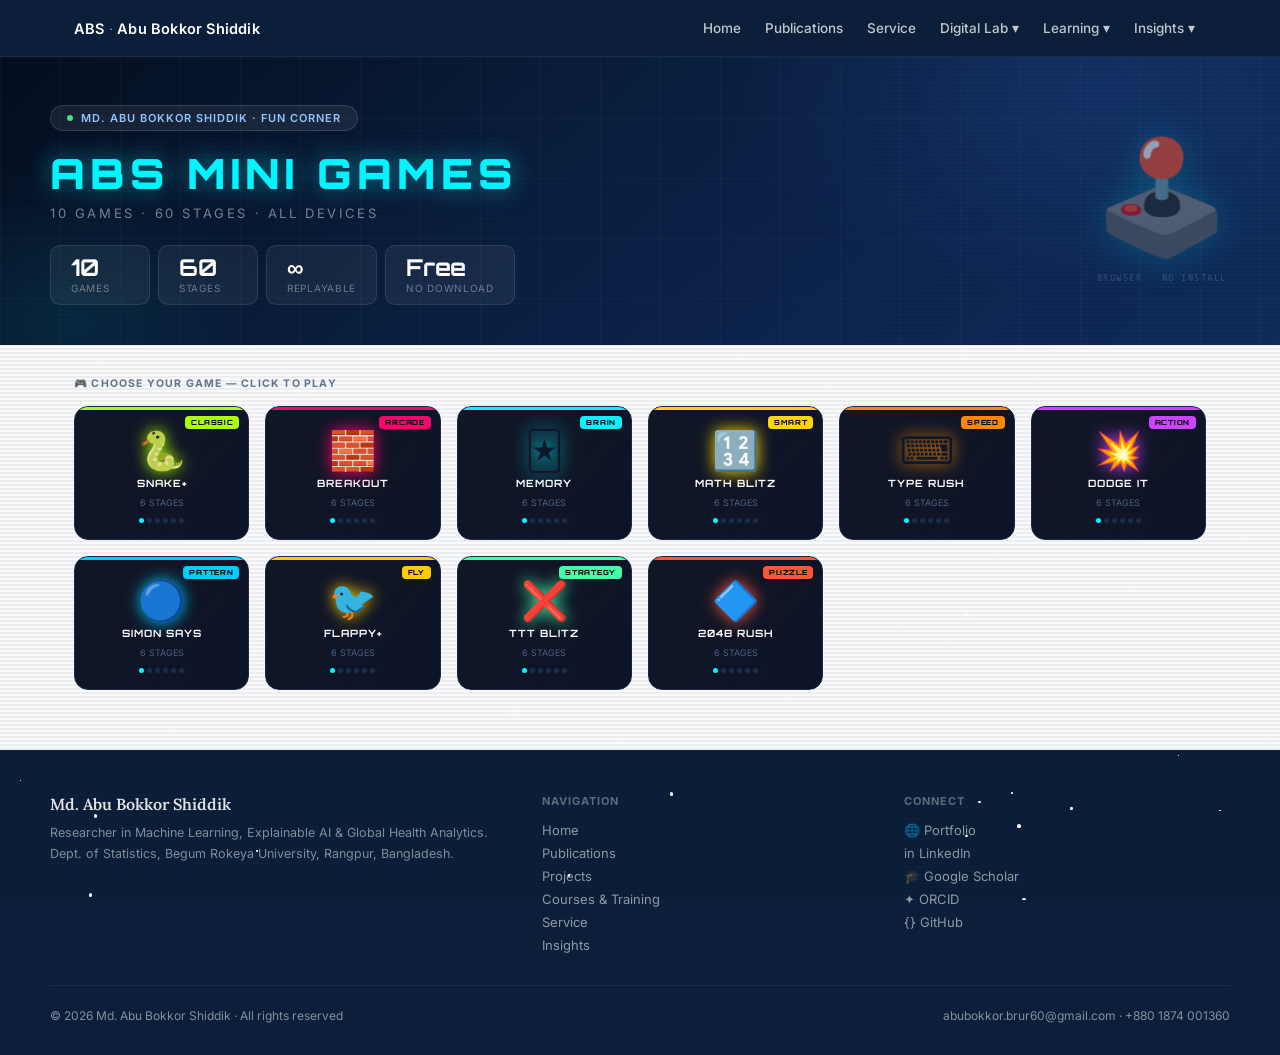
<file: game.html>
<!DOCTYPE html>
<html lang="en">
<head>
  <link rel="icon" type="image/png" href="https://raw.githubusercontent.com/abubokkorshiddik/AbuBokkorShiddik.abs798/main/abslogo.png">
  <link rel="apple-touch-icon" href="https://raw.githubusercontent.com/abubokkorshiddik/AbuBokkorShiddik.abs798/main/abslogo.png">
  <meta charset="UTF-8">
  <meta name="viewport" content="width=device-width, initial-scale=1.0, user-scalable=no">
  <meta name="description" content="ABS Mini Games — A fun browser game hub by Md. Abu Bokkor Shiddik. 10 games, 60 stages, no downloads needed.">
  <title>ABS Mini Games | Md. Abu Bokkor Shiddik</title>
  <link rel="preconnect" href="https://fonts.googleapis.com">
  <link rel="preconnect" href="https://fonts.gstatic.com" crossorigin>
  <link href="https://fonts.googleapis.com/css2?family=Inter:wght@300;400;500;600;700&family=Lora:ital,wght@0,500;0,600;1,400&family=Orbitron:wght@400;700;900&family=Share+Tech+Mono&display=swap" rel="stylesheet">
  <style>
    *, *::before, *::after { box-sizing: border-box; margin: 0; padding: 0; -webkit-tap-highlight-color: transparent; }
    html { overflow-x: hidden; }

    /* ── SITE-WIDE TOKENS ── */
    :root {
      --navy: #0b1f3a; --blue: #1a56db; --blue-h: #1648c0;
      --border: #e2e8f0; --bg: #f8fafc; --white: #fff;
      --text: #0f172a; --text2: #334155; --text3: #64748b;
    }

    /* ══════════════════════════
       SITE NAVBAR
    ══════════════════════════ */
    .site-navbar {
      background: var(--navy);
      position: sticky; top: 0; z-index: 9999;
      border-bottom: 1px solid rgba(255,255,255,.06);
    }
    .nav-inner { max-width: 1180px; margin: auto; padding: 0 24px; display: flex; align-items: center; height: 56px; }
    .nav-brand { font-family: 'Inter', sans-serif; font-size: 14.5px; font-weight: 600; color: #fff; letter-spacing: .2px; margin-right: auto; white-space: nowrap; }
    .nav-brand span { color: #93c5fd; font-weight: 300; }
    .nav-links { display: flex; align-items: center; gap: 2px; }
    .nav-links > a, .dropbtn {
      color: rgba(255,255,255,.75); font-size: 13.5px; font-weight: 500;
      padding: 6px 11px; border-radius: 6px; border: none; background: none;
      cursor: pointer; font-family: 'Inter', sans-serif;
      transition: background .18s, color .18s; white-space: nowrap;
      display: flex; align-items: center; gap: 4px;
    }
    .nav-links > a:hover, .dropbtn:hover { color: #fff; background: rgba(255,255,255,.09); }
    .dropdown { position: relative; }
    .dropdown-content {
      position: absolute; top: calc(100% + 6px); left: 0; background: #132444;
      border: 1px solid rgba(255,255,255,.1); border-radius: 10px; min-width: 190px; padding: 6px;
      box-shadow: 0 12px 32px rgba(0,0,0,.3); opacity: 0; visibility: hidden;
      transform: translateY(6px); transition: opacity .2s, transform .2s, visibility .2s;
      pointer-events: none; z-index: 9999;
    }
    .dropdown:hover .dropdown-content, .dropdown.active .dropdown-content { opacity: 1; visibility: visible; transform: translateY(0); pointer-events: auto; }
    .dropdown-content a { display: flex; align-items: center; gap: 8px; padding: 8px 12px; color: rgba(255,255,255,.72); font-size: 13px; font-weight: 500; border-radius: 6px; transition: background .15s, color .15s; text-decoration: none; }
    .dropdown-content a:hover { background: rgba(255,255,255,.08); color: #fff; }
    .hamburger { display: none; flex-direction: column; gap: 5px; background: none; border: none; cursor: pointer; padding: 7px; border-radius: 6px; margin-left: 10px; transition: background .2s; }
    .hamburger:hover { background: rgba(255,255,255,.1); }
    .hamburger span { display: block; width: 21px; height: 2px; background: rgba(255,255,255,.85); border-radius: 2px; transition: transform .28s, opacity .28s; }
    .hamburger.open span:nth-child(1) { transform: translateY(7px) rotate(45deg); }
    .hamburger.open span:nth-child(2) { opacity: 0; }
    .hamburger.open span:nth-child(3) { transform: translateY(-7px) rotate(-45deg); }
    .nav-drawer { display: none; background: #0d1c38; border-top: 1px solid rgba(255,255,255,.07); overflow: hidden; max-height: 0; transition: max-height .38s cubic-bezier(.4,0,.2,1); }
    .nav-drawer.open { max-height: 700px; }
    .drawer-inner { padding: 8px 0 16px; }
    .drawer-link { display: block; color: rgba(255,255,255,.78); font-size: 15px; font-weight: 500; padding: 11px 24px; transition: background .15s, color .15s; text-decoration: none; }
    .drawer-link:hover { background: rgba(255,255,255,.06); color: #fff; }
    .drawer-sec { font-size: 10.5px; font-weight: 700; text-transform: uppercase; letter-spacing: 1.2px; color: rgba(255,255,255,.3); padding: 14px 24px 4px; }
    .drawer-sub .drawer-link { padding-left: 38px; font-size: 14px; color: rgba(255,255,255,.58); }
    .drawer-div { height: 1px; background: rgba(255,255,255,.06); margin: 4px 0; }
    @media (max-width: 900px) { .nav-links { display: none; } .hamburger { display: flex; } .nav-drawer { display: block; } }

    /* ══════════════════════════
       ARCADE HUB PAGE
    ══════════════════════════ */
    body { font-family: 'Inter', system-ui, sans-serif; color: var(--text); background: var(--bg); }
    a { color: inherit; text-decoration: none; }

    /* Hub hero banner */
    .hub-hero {
      background: linear-gradient(140deg, #050e1f 0%, #0a1e3d 40%, #0d2550 70%, #0f2d5c 100%);
      color: #fff; padding: 48px 24px 40px; position: relative; overflow: hidden;
    }
    .hub-hero::before {
      content: ''; position: absolute; inset: 0;
      background-image: linear-gradient(rgba(255,255,255,.025) 1px, transparent 1px), linear-gradient(90deg, rgba(255,255,255,.025) 1px, transparent 1px);
      background-size: 60px 60px; pointer-events: none;
    }
    .hub-hero::after {
      content: ''; position: absolute; inset: 0;
      background: radial-gradient(ellipse 600px 350px at 85% 10%, rgba(59,130,246,.14) 0%, transparent 60%), radial-gradient(ellipse 350px 250px at 5% 90%, rgba(0,245,255,.08) 0%, transparent 55%);
      pointer-events: none;
    }
    .hub-hero-inner { max-width: 1180px; margin: auto; position: relative; z-index: 1; display: grid; grid-template-columns: 1fr auto; gap: 40px; align-items: center; }
    .hub-hero-right { display: flex; flex-direction: column; align-items: center; gap: 10px; opacity: .55; }
    .hub-hero-right-icon { font-size: clamp(64px, 10vw, 110px); filter: drop-shadow(0 0 20px rgba(0,245,255,.4)); animation: icon-float 3s ease-in-out infinite; }
    @keyframes icon-float { 0%,100%{transform:translateY(0)} 50%{transform:translateY(-10px)} }
    .hub-hero-right-label { font-size: 10px; color: rgba(255,255,255,.3); letter-spacing: .15em; text-transform: uppercase; font-family: 'Share Tech Mono', monospace; }
    .hub-eyebrow { display: inline-flex; align-items: center; gap: 8px; background: rgba(255,255,255,.07); border: 1px solid rgba(255,255,255,.13); border-radius: 24px; padding: 5px 16px; font-size: 11px; font-weight: 600; letter-spacing: 1px; text-transform: uppercase; color: #93c5fd; margin-bottom: 16px; }
    .hub-eyebrow-dot { width: 6px; height: 6px; background: #4ade80; border-radius: 50%; animation: pdot 2s infinite; }
    @keyframes pdot { 0%,100%{opacity:1} 50%{opacity:.4} }
    .hub-title { font-family: 'Orbitron', sans-serif; font-size: clamp(1.6rem, 4vw, 2.6rem); font-weight: 900; letter-spacing: .12em; color: #00f5ff; text-shadow: 0 0 24px rgba(0,245,255,.5); margin-bottom: 6px; animation: glow 2.5s infinite alternate; }
    @keyframes glow { from { text-shadow: 0 0 10px #00f5ff; } to { text-shadow: 0 0 30px #00f5ff, 0 0 60px rgba(0,245,255,.35); } }
    .hub-sub { font-size: 13px; color: rgba(255,255,255,.45); letter-spacing: .2em; text-transform: uppercase; margin-bottom: 24px; }
    .hub-stats { display: flex; flex-wrap: wrap; gap: 8px; }
    .hub-stat { background: rgba(255,255,255,.055); border: 1px solid rgba(255,255,255,.1); border-radius: 10px; padding: 10px 20px; display: flex; flex-direction: column; min-width: 100px; }
    .hub-stat-n { font-size: 1.45rem; font-weight: 700; color: #fff; line-height: 1; margin-bottom: 3px; font-family: 'Orbitron', sans-serif; }
    .hub-stat-l { font-size: 10px; color: rgba(255,255,255,.38); text-transform: uppercase; letter-spacing: .7px; }

    /* Stars background for hub */
    #stars { position: fixed; inset: 0; z-index: 0; overflow: hidden; pointer-events: none; }
    .star { position: absolute; border-radius: 50%; animation: tw var(--d,3s) infinite alternate; }
    @keyframes tw { from{opacity:.15;transform:scale(.8)} to{opacity:.8;transform:scale(1.2)} }

    /* CRT scanlines overlay */
    .scanlines { position: fixed; inset: 0; pointer-events: none; z-index: 1; background: repeating-linear-gradient(0deg, transparent, transparent 2px, rgba(0,0,0,.05) 2px, rgba(0,0,0,.05) 4px); }

    /* Game grid */
    .hub-body { max-width: 1180px; margin: 0 auto; padding: 32px 24px 60px; position: relative; z-index: 2; }
    .hub-section-title { font-size: 10.5px; font-weight: 700; text-transform: uppercase; letter-spacing: 1.2px; color: var(--text3); margin-bottom: 16px; }
    .game-grid { display: grid; grid-template-columns: repeat(auto-fill, minmax(160px, 1fr)); gap: 16px; }

    .game-card {
      position: relative; border: 1px solid #1a2a4a; border-radius: 14px;
      background: linear-gradient(145deg, #0a0f1e, #0d1428);
      padding: 20px 14px 16px; cursor: pointer;
      display: flex; flex-direction: column; align-items: center; gap: 8px;
      transition: transform .2s, border-color .2s, box-shadow .2s;
      animation: card-in .5s both; animation-delay: calc(var(--i) * .06s);
      overflow: hidden;
    }
    .game-card::before { content: ''; position: absolute; inset: 0; background: linear-gradient(135deg, rgba(255,255,255,.03), transparent); border-radius: 14px; }
    @keyframes card-in { from{opacity:0;transform:translateY(24px)} to{opacity:1;transform:translateY(0)} }
    .game-card:hover, .game-card:active { transform: translateY(-4px) scale(1.03); border-color: var(--c, #00f5ff); box-shadow: 0 8px 28px rgba(0,0,0,.4), 0 0 20px rgba(0,245,255,.15); }
    .game-card-top-bar { position: absolute; top: 0; left: 0; right: 0; height: 2.5px; border-radius: 14px 14px 0 0; background: var(--c, #00f5ff); }
    .game-card-badge { position: absolute; top: 9px; right: 9px; background: var(--c, #00f5ff); color: #000; font-size: 7px; font-weight: 800; letter-spacing: .1em; padding: 2px 6px; border-radius: 4px; font-family: 'Orbitron', sans-serif; }
    .game-card-icon { font-size: 38px; line-height: 1; filter: drop-shadow(0 0 8px var(--c, #00f5ff)); margin-top: 4px; }
    .game-card-name { font-family: 'Orbitron', sans-serif; font-size: 10px; font-weight: 700; letter-spacing: .1em; text-align: center; color: #fff; }
    .game-card-meta { font-size: 9px; color: #4a6080; text-align: center; }
    .game-card-stages { display: flex; gap: 3px; justify-content: center; flex-wrap: wrap; margin-top: 2px; }
    .stage-dot { width: 5px; height: 5px; border-radius: 50%; background: #1a2a4a; }
    .stage-dot.done { background: #aaff00; }
    .stage-dot.unlocked { background: #00f5ff; }

    /* ══════════════════════════
       GAME OVERLAY (full-screen)
    ══════════════════════════ */
    #overlay {
      position: fixed; inset: 0; z-index: 10000;
      background: #07090f; display: none; flex-direction: column;
    }
    #overlay.active { display: flex; }

    /* Overlay header */
    .ov-header { display: flex; align-items: center; gap: 10px; padding: 10px 16px; border-bottom: 1px solid #1a2a4a; flex-shrink: 0; background: #0a0f1e; }
    #backBtn { background: none; border: 1px solid #1a2a4a; color: #00f5ff; cursor: pointer; padding: 5px 12px; border-radius: 6px; font-family: 'Share Tech Mono', monospace; font-size: 11px; transition: all .2s; white-space: nowrap; }
    #backBtn:hover { border-color: #00f5ff; box-shadow: 0 0 10px rgba(0,245,255,.3); }
    .ov-title { font-family: 'Orbitron', sans-serif; font-size: 13px; font-weight: 700; color: #fff; letter-spacing: .08em; flex: 1; }
    .ov-stage-label { font-size: 10px; color: #4a6080; white-space: nowrap; }

    /* Stage bar */
    .stage-bar { display: flex; gap: 5px; padding: 7px 14px; flex-shrink: 0; overflow-x: auto; scrollbar-width: none; background: rgba(8,12,26,.9); border-bottom: 1px solid #1a2a4a; }
    .stage-bar::-webkit-scrollbar { display: none; }
    .stbtn { flex-shrink: 0; background: none; border: 1px solid #1a2a4a; color: #4a6080; padding: 4px 11px; border-radius: 14px; font-family: 'Share Tech Mono', monospace; font-size: 10px; cursor: pointer; transition: all .2s; white-space: nowrap; }
    .stbtn.active { border-color: #00f5ff; color: #00f5ff; background: rgba(0,245,255,.07); }
    .stbtn.locked { opacity: .3; cursor: not-allowed; }
    .stbtn.done { border-color: #aaff00; color: #aaff00; }

    /* HUD */
    .hud { display: flex; justify-content: space-between; align-items: center; padding: 6px 16px; font-size: 11px; background: rgba(4,7,14,.97); border-bottom: 1px solid #1a2a4a; flex-shrink: 0; font-family: 'Share Tech Mono', monospace; }
    .hud span { color: #4a6080; }
    .hud strong { color: #00f5ff; font-size: 14px; }
    #livesDisp { color: #ff006e; font-size: 13px; letter-spacing: 2px; }

    /* Game viewport */
    .gview { flex: 1; position: relative; overflow: hidden; touch-action: none; }

    /* ── SCREENS (start/win/lose) ── */
    .screen {
      position: absolute; inset: 0; z-index: 50;
      display: flex; flex-direction: column; align-items: center; justify-content: center;
      gap: 14px; padding: 24px; background: rgba(4,7,14,.97); text-align: center;
      font-family: 'Share Tech Mono', monospace;
    }
    /* KEY FIX: when screen is hidden it must be fully removed from layout */
    .screen.hidden { display: none !important; }
    .screen h2 { font-family: 'Orbitron', sans-serif; font-size: clamp(18px, 4vw, 28px); font-weight: 900; }
    .screen p { font-size: 11px; color: #4a6080; max-width: 300px; line-height: 1.8; }
    .diff-badge { display: inline-block; padding: 3px 9px; border-radius: 10px; font-size: 9px; font-weight: 700; letter-spacing: .1em; font-family: 'Orbitron', sans-serif; }
    .diff-easy    { background: #1a3a1a; color: #aaff00; border: 1px solid #aaff00; }
    .diff-medium  { background: #3a2a0a; color: #ffd700; border: 1px solid #ffd700; }
    .diff-hard    { background: #3a0a1a; color: #ff006e; border: 1px solid #ff006e; }
    .diff-extreme { background: #2a0a3a; color: #cc44ff; border: 1px solid #cc44ff; }
    .play-btn { background: linear-gradient(135deg, #00f5ff, #0080ff); color: #000; border: none; padding: 11px 30px; border-radius: 9px; font-family: 'Orbitron', sans-serif; font-size: 12px; font-weight: 700; cursor: pointer; letter-spacing: .08em; transition: transform .15s, box-shadow .15s; }
    .play-btn:hover, .play-btn:active { transform: scale(1.05); box-shadow: 0 0 20px rgba(0,245,255,.4); }
    .sec-btn { background: none; border: 1px solid #1a2a4a; color: #c8d8f0; padding: 8px 20px; border-radius: 8px; font-family: 'Share Tech Mono', monospace; font-size: 11px; cursor: pointer; transition: border-color .2s; }
    .sec-btn:hover { border-color: #4a6080; }

    /* D-Pad */
    .dpad { position: absolute; bottom: 12px; left: 12px; display: grid; grid-template-columns: repeat(3, 44px); grid-template-rows: repeat(3, 44px); gap: 3px; z-index: 60; }
    .dpad button { background: rgba(10,15,30,.9); border: 1px solid #1a2a4a; border-radius: 8px; color: #00f5ff; font-size: 18px; cursor: pointer; display: flex; align-items: center; justify-content: center; touch-action: none; user-select: none; transition: background .1s; }
    .dpad button:active { background: rgba(0,245,255,.25); }
    .dpad .blank { background: none !important; border-color: transparent !important; pointer-events: none; }
    .act-btn { position: absolute; bottom: 24px; right: 16px; z-index: 60; width: 58px; height: 58px; border-radius: 50%; border: 2px solid #ff006e; background: rgba(255,0,110,.15); color: #ff006e; font-size: 22px; cursor: pointer; display: flex; align-items: center; justify-content: center; touch-action: none; transition: background .1s, transform .1s; }
    .act-btn:active { background: rgba(255,0,110,.4); transform: scale(.92); }

    /* ══════════════════════════
       SITE FOOTER
    ══════════════════════════ */
    .site-footer { background: var(--navy); color: rgba(255,255,255,.5); padding: 44px 24px 32px; }
    .footer-inner { max-width: 1180px; margin: auto; display: grid; grid-template-columns: 1.4fr 1fr 1fr; gap: 36px; padding-bottom: 32px; border-bottom: 1px solid rgba(255,255,255,.07); }
    .footer-col-title { font-size: 11px; font-weight: 700; text-transform: uppercase; letter-spacing: 1px; color: rgba(255,255,255,.35); margin-bottom: 14px; font-family: 'Inter', sans-serif; }
    .footer-name { font-family: 'Lora', serif; font-size: 16px; font-weight: 600; color: rgba(255,255,255,.9); margin-bottom: 8px; }
    .footer-desc { font-size: 12.5px; line-height: 1.7; font-family: 'Inter', sans-serif; }
    .footer-links { display: flex; flex-direction: column; gap: 7px; }
    .footer-links a { font-size: 13px; color: rgba(255,255,255,.55); transition: color .15s; font-family: 'Inter', sans-serif; }
    .footer-links a:hover { color: rgba(255,255,255,.9); }
    .footer-links.social a:hover { color: #93c5fd; }
    .footer-bottom { max-width: 1180px; margin: 22px auto 0; display: flex; justify-content: space-between; align-items: center; flex-wrap: wrap; gap: 8px; }
    .footer-bottom p { font-size: 12px; font-family: 'Inter', sans-serif; }
    /* ── RESPONSIVE ── */
    @media (max-width: 1024px) {
      .footer-inner { grid-template-columns: 1fr 1fr; }
      .game-grid { grid-template-columns: repeat(auto-fill, minmax(140px, 1fr)); }
    }
    @media (max-width: 768px) {
      .hub-hero { padding: 36px 18px 30px; }
      .hub-hero-inner { grid-template-columns: 1fr; gap: 0; }
      .hub-hero-right { display: none; }
      .hub-title { letter-spacing: .08em; }
      .hub-stats { gap: 6px; }
      .hub-stat { padding: 8px 14px; min-width: 82px; }
      .hub-stat-n { font-size: 1.2rem; }
      .hub-body { padding: 24px 16px 48px; }
      .game-grid { grid-template-columns: repeat(auto-fill, minmax(130px, 1fr)); gap: 10px; }
      /* overlay: tighter header on small screens */
      .ov-header { padding: 8px 12px; gap: 8px; }
      .ov-title { font-size: 11px; }
      .ov-stage-label { display: none; }
      .stage-bar { padding: 5px 10px; gap: 4px; }
      .stbtn { font-size: 9px; padding: 3px 8px; }
      .hud { padding: 5px 12px; font-size: 10px; }
      .hud strong { font-size: 12px; }
      /* d-pad smaller on tablet */
      .dpad { grid-template-columns: repeat(3, 38px); grid-template-rows: repeat(3, 38px); bottom: 8px; left: 8px; }
      .dpad button { font-size: 15px; }
      .act-btn { width: 50px; height: 50px; font-size: 18px; bottom: 16px; right: 12px; }
    }
    @media (max-width: 600px) {
      .footer-inner { grid-template-columns: 1fr; }
      .footer-bottom { flex-direction: column; text-align: center; }
      /* hub: 2 columns on small phones */
      .game-grid { grid-template-columns: repeat(2, 1fr); gap: 10px; }
      .game-card { padding: 16px 10px 14px; }
      .game-card-icon { font-size: 30px; }
      .game-card-name { font-size: 9px; }
      .hub-hero { padding: 28px 14px 24px; }
      .hub-title { font-size: clamp(1.3rem, 7vw, 1.8rem); letter-spacing: .06em; }
      .hub-sub { font-size: 11px; letter-spacing: .12em; }
      .hub-eyebrow { font-size: 9.5px; padding: 4px 12px; }
      .hub-stat { padding: 7px 12px; min-width: 72px; }
      .hub-stat-n { font-size: 1.1rem; }
      .hub-stat-l { font-size: 9px; }
      .hub-body { padding: 18px 12px 40px; }
      /* overlay on phone: ultra-compact */
      .ov-header { padding: 7px 10px; }
      #backBtn { padding: 4px 8px; font-size: 10px; }
      .ov-title { font-size: 10px; }
      .stage-bar { padding: 4px 8px; }
      .stbtn { font-size: 8.5px; padding: 3px 7px; }
      .hud { padding: 4px 10px; font-size: 9.5px; }
      /* d-pad even smaller on phones */
      .dpad { grid-template-columns: repeat(3, 34px); grid-template-rows: repeat(3, 34px); gap: 2px; bottom: 6px; left: 6px; }
      .dpad button { font-size: 13px; border-radius: 6px; }
      .act-btn { width: 46px; height: 46px; font-size: 16px; bottom: 12px; right: 10px; }
    }
    @media (max-width: 360px) {
      .game-grid { grid-template-columns: repeat(2, 1fr); gap: 8px; }
      .game-card { padding: 14px 8px 12px; }
      .game-card-icon { font-size: 26px; }
      .hub-title { font-size: 1.2rem; }
    }
  </style>
</head>
<body>

<!-- ═══ STARS (behind hub only, hidden when overlay active) ═══ -->
<div id="stars"></div>
<div class="scanlines"></div>

<!-- ═══════════════════════════════════
     SITE NAVBAR
═══════════════════════════════════ -->
<nav class="site-navbar" id="siteNav">
  <div class="nav-inner">
    <div class="nav-brand">ABS<span> · </span>Abu Bokkor Shiddik</div>
    <div class="nav-links">
      <a href="home.html">Home</a>
      <a href="publications.html">Publications</a>
      <a href="service.html">Service</a>
      <div class="dropdown">
        <button class="dropbtn">Digital Lab ▾</button>
        <div class="dropdown-content">
          <a href="projects.html">⚗ Projects</a>
          <a href="data-code.html">💾 Data &amp; Code</a>
          <a href="game.html">🎮 Games</a>
        </div>
      </div> 
      <div class="dropdown">
        <button class="dropbtn">Learning ▾</button>
        <div class="dropdown-content">
          <a href="courses.html">🎓 Courses &amp; Training</a>
          <a href="conference-and-workshop.html">🏛 Conferences &amp; Workshops</a>
        </div>
      </div>
      <div class="dropdown">
        <button class="dropbtn">Insights ▾</button>
        <div class="dropdown-content">
          <a href="insights.html">✍ Posts</a>
          <a href="videos.html">▶ Videos</a>
          <a href="archive.html">📷 Photos &amp; Archive</a>
        </div>
      </div>
    </div>
    <button class="hamburger" id="hamburger" aria-label="Toggle menu">
      <span></span><span></span><span></span>
    </button>
  </div>
  <div class="nav-drawer" id="navDrawer">
    <div class="drawer-inner">
      <a class="drawer-link" href="home.html">Home</a>
      <a class="drawer-link" href="publications.html">Publications</a>
      <a class="drawer-link" href="service.html">Service</a>
      <div class="drawer-div"></div>
      <div class="drawer-sec">Digital Lab</div>
      <div class="drawer-sub">
        <a class="drawer-link" href="projects.html">Projects</a>
        <a class="drawer-link" href="data-code.html">Data &amp; Code</a>
        <a class="drawer-link" href="game.html">🎮 Games</a>
      </div>
      <div class="drawer-div"></div>
      <div class="drawer-sec">Learning &amp; Events</div>
      <div class="drawer-sub">
        <a class="drawer-link" href="courses.html">Courses &amp; Training</a>
        <a class="drawer-link" href="conference-and-workshop.html">Conferences &amp; Workshops</a>
      </div>
      <div class="drawer-div"></div>
      <div class="drawer-sec">Insights</div>
      <div class="drawer-sub">
        <a class="drawer-link" href="insights.html">Posts</a>
        <a class="drawer-link" href="videos.html">Videos</a>
        <a class="drawer-link" href="archive.html">Photos &amp; Archive</a>
      </div>
    </div>
  </div>
</nav>

<!-- ═══════════════════════════════════
     HUB PAGE
═══════════════════════════════════ -->
<div id="hubPage">

  <!-- Hero -->
  <section class="hub-hero">
    <div class="hub-hero-inner">
      <div>
        <div class="hub-eyebrow"><span class="hub-eyebrow-dot"></span> Md. Abu Bokkor Shiddik · Fun Corner</div>
        <div class="hub-title">ABS MINI GAMES</div>
        <div class="hub-sub">10 Games &middot; 60 Stages &middot; All Devices</div>
        <div class="hub-stats">
          <div class="hub-stat"><div class="hub-stat-n">10</div><div class="hub-stat-l">Games</div></div>
          <div class="hub-stat"><div class="hub-stat-n">60</div><div class="hub-stat-l">Stages</div></div>
          <div class="hub-stat"><div class="hub-stat-n">∞</div><div class="hub-stat-l">Replayable</div></div>
          <div class="hub-stat"><div class="hub-stat-n">Free</div><div class="hub-stat-l">No Download</div></div>
        </div>
      </div>
      <div class="hub-hero-right">
        <div class="hub-hero-right-icon">🕹️</div>
        <div class="hub-hero-right-label">Browser · No Install</div>
      </div>
    </div>
  </section>

  <!-- Game Grid -->
  <div class="hub-body">
    <div class="hub-section-title">🎮 Choose your game — click to play</div>
    <div class="game-grid" id="gameGrid"></div>
  </div>

  <!-- Footer -->
  <footer class="site-footer">
    <div class="footer-inner">
      <div>
        <div class="footer-name">Md. Abu Bokkor Shiddik</div>
        <p class="footer-desc">Researcher in Machine Learning, Explainable AI &amp; Global Health Analytics. Dept. of Statistics, Begum Rokeya University, Rangpur, Bangladesh.</p>
      </div>
      <div>
        <div class="footer-col-title">Navigation</div>
        <div class="footer-links">
          <a href="home.html">Home</a>
          <a href="publications.html">Publications</a>
          <a href="projects.html">Projects</a>
          <a href="courses.html">Courses &amp; Training</a>
          <a href="service.html">Service</a>
          <a href="insights.html">Insights</a>
        </div>
      </div>
      <div>
        <div class="footer-col-title">Connect</div>
        <div class="footer-links social">
          <a href="https://abubokkorshiddik.github.io/Portfolio-AbuBokkorShiddik/" target="_blank">🌐 Portfolio</a>
          <a href="https://www.linkedin.com/in/abu-bokkor-shiddik-abs798/" target="_blank">in LinkedIn</a>
          <a href="https://scholar.google.com/citations?user=JWeBd3IAAAAJ" target="_blank">🎓 Google Scholar</a>
          <a href="https://orcid.org/0009-0002-0424-446X" target="_blank">✦ ORCID</a>
          <a href="https://github.com/abubokkorshiddik" target="_blank">&#123;&#125; GitHub</a>
        </div>
      </div>
    </div>
    <div class="footer-bottom">
      <p>© 2026 Md. Abu Bokkor Shiddik · All rights reserved</p>
      <p>abubokkor.brur60@gmail.com · +880 1874 001360</p>
    </div>
  </footer>

</div><!-- /hubPage -->

<!-- ═══════════════════════════════════
     GAME OVERLAY (full-screen, z:10000)
═══════════════════════════════════ -->
<div id="overlay">
  <div class="ov-header">
    <button id="backBtn" onclick="closeGame()">&#9664; HUB</button>
    <div class="ov-title" id="ovTitle"></div>
    <div class="ov-stage-label" id="ovStage"></div>
  </div>
  <div class="stage-bar" id="stageBar"></div>
  <div style="flex:1;position:relative;display:flex;flex-direction:column;overflow:hidden">
    <div class="hud">
      <div><span>SCORE </span><strong id="scoreDisp">0</strong></div>
      <div><strong id="livesDisp">♥♥♥</strong></div>
      <div><span>BEST </span><strong id="bestDisp">0</strong></div>
    </div>
    <div class="gview" id="gview"></div>
  </div>
</div>

<script>
/* ═══════════════════════
   STARS
═══════════════════════ */
(function(){
  const s = document.getElementById('stars');
  for (let i = 0; i < 80; i++) {
    const d = document.createElement('div');
    d.className = 'star';
    const sz = Math.random() * 3 + 1;
    d.style.cssText = `width:${sz}px;height:${sz}px;left:${Math.random()*100}%;top:${Math.random()*100}%;background:#fff;--d:${(Math.random()*4+2).toFixed(1)}s;animation-delay:${(Math.random()*5).toFixed(1)}s`;
    s.appendChild(d);
  }
})();

/* ═══════════════════════
   NAVBAR
═══════════════════════ */
document.querySelectorAll('.dropbtn').forEach(function(btn) {
  btn.addEventListener('click', function(e) {
    e.stopPropagation();
    var dd = btn.closest('.dropdown');
    var open = dd.classList.contains('active');
    document.querySelectorAll('.dropdown.active').forEach(function(d){ d.classList.remove('active'); });
    if (!open) dd.classList.add('active');
  });
});
document.addEventListener('click', function() {
  document.querySelectorAll('.dropdown.active').forEach(function(d){ d.classList.remove('active'); });
});
var ham = document.getElementById('hamburger');
var navDrawer = document.getElementById('navDrawer');
ham.addEventListener('click', function() { ham.classList.toggle('open'); navDrawer.classList.toggle('open'); });
navDrawer.querySelectorAll('a').forEach(function(a) {
  a.addEventListener('click', function() { ham.classList.remove('open'); navDrawer.classList.remove('open'); });
});

/* ═══════════════════════
   GAME DATA
═══════════════════════ */
var GAMES = [
  {id:'snake',   name:'SNAKE+',     icon:'🐍', color:'#aaff00', badge:'CLASSIC',  stages:[
    {name:'Grass',  diff:'easy',    speed:140, walls:false, goal:5},
    {name:'Desert', diff:'easy',    speed:115, walls:false, goal:8},
    {name:'Ocean',  diff:'medium',  speed:95,  walls:true,  goal:10},
    {name:'Lava',   diff:'medium',  speed:75,  walls:true,  goal:14},
    {name:'Storm',  diff:'hard',    speed:55,  walls:true,  goal:18},
    {name:'Void',   diff:'extreme', speed:35,  walls:true,  goal:24}]},
  {id:'breakout',name:'BREAKOUT',   icon:'🧱', color:'#ff006e', badge:'ARCADE',   stages:[
    {name:'Warm Up', diff:'easy',    rows:2, cols:5, spd:3},
    {name:'Bricks',  diff:'easy',    rows:3, cols:6, spd:4},
    {name:'Fort',    diff:'medium',  rows:4, cols:7, spd:5},
    {name:'Tower',   diff:'medium',  rows:5, cols:8, spd:6},
    {name:'Castle',  diff:'hard',    rows:6, cols:9, spd:7},
    {name:'INFERNO', diff:'extreme', rows:7, cols:9, spd:9}]},
  {id:'memory',  name:'MEMORY',     icon:'🃏', color:'#00f5ff', badge:'BRAIN',    stages:[
    {name:'2×2', diff:'easy',    size:4},  {name:'3×2', diff:'easy',    size:6},
    {name:'4×3', diff:'medium',  size:12}, {name:'4×4', diff:'medium',  size:16},
    {name:'5×4', diff:'hard',    size:20}, {name:'6×4', diff:'extreme', size:24}]},
  {id:'math',    name:'MATH BLITZ', icon:'🔢', color:'#ffd700', badge:'SMART',    stages:[
    {name:'Add',   diff:'easy',    ops:['+'],           max:10,  target:8,  time:30},
    {name:'Sub',   diff:'easy',    ops:['-'],           max:15,  target:10, time:30},
    {name:'Mul',   diff:'medium',  ops:['x'],           max:12,  target:10, time:28},
    {name:'Mixed', diff:'medium',  ops:['+','-','x'],   max:15,  target:12, time:25},
    {name:'Hard',  diff:'hard',    ops:['+','-','x','/'],max:20, target:15, time:22},
    {name:'CHAOS', diff:'extreme', ops:['+','-','x','/'],max:50, target:20, time:18}]},
  {id:'typing',  name:'TYPE RUSH',  icon:'⌨️', color:'#ff8800', badge:'SPEED',    stages:[
    {name:'Short', diff:'easy',    len:3, target:8,  time:30},
    {name:'Words', diff:'easy',    len:4, target:10, time:28},
    {name:'Long',  diff:'medium',  len:5, target:12, time:26},
    {name:'Speed', diff:'medium',  len:6, target:14, time:24},
    {name:'Turbo', diff:'hard',    len:7, target:16, time:20},
    {name:'SONIC', diff:'extreme', len:8, target:20, time:18}]},
  {id:'dodge',   name:'DODGE IT',   icon:'💥', color:'#cc44ff', badge:'ACTION',   stages:[
    {name:'Drizzle',  diff:'easy',    spd:1.5, rate:1400, time:15},
    {name:'Rain',     diff:'easy',    spd:2.2, rate:1000, time:18},
    {name:'Hail',     diff:'medium',  spd:3,   rate:750,  time:22},
    {name:'Storm',    diff:'medium',  spd:4,   rate:550,  time:26},
    {name:'Blizzard', diff:'hard',    spd:5.5, rate:380,  time:30},
    {name:'METEOR',   diff:'extreme', spd:7.5, rate:220,  time:35}]},
  {id:'simon',   name:'SIMON SAYS', icon:'🔵', color:'#00ccff', badge:'PATTERN',  stages:[
    {name:'Newbie',  diff:'easy',    seq:3,  spd:700},
    {name:'Learner', diff:'easy',    seq:5,  spd:580},
    {name:'Player',  diff:'medium',  seq:7,  spd:460},
    {name:'Pro',     diff:'medium',  seq:10, spd:360},
    {name:'Expert',  diff:'hard',    seq:14, spd:260},
    {name:'MASTER',  diff:'extreme', seq:20, spd:180}]},
  {id:'flappy',  name:'FLAPPY+',    icon:'🐦', color:'#ffcc00', badge:'FLY',      stages:[
    {name:'Calm',    diff:'easy',    gap:170, spd:2,   grav:.22},
    {name:'Breezy',  diff:'easy',    gap:150, spd:2.5, grav:.25},
    {name:'Gusty',   diff:'medium',  gap:128, spd:3,   grav:.28},
    {name:'Windy',   diff:'medium',  gap:110, spd:3.6, grav:.31},
    {name:'Stormy',  diff:'hard',    gap:92,  spd:4.2, grav:.34},
    {name:'TORNADO', diff:'extreme', gap:72,  spd:5.2, grav:.38}]},
  {id:'ttt',     name:'TTT BLITZ',  icon:'❌', color:'#44ffaa', badge:'STRATEGY', stages:[
    {name:'Random',  diff:'easy',    ai:'random'},
    {name:'Block',   diff:'easy',    ai:'block'},
    {name:'Smart',   diff:'medium',  ai:'minimax2'},
    {name:'Hard',    diff:'medium',  ai:'minimax4'},
    {name:'Expert',  diff:'hard',    ai:'minimax6'},
    {name:'PERFECT', diff:'extreme', ai:'minimax'}]},
  {id:'g2048',   name:'2048 RUSH',  icon:'🔷', color:'#ff5533', badge:'PUZZLE',   stages:[
    {name:'3×3',  diff:'easy',    n:3, target:64},
    {name:'4×4',  diff:'easy',    n:4, target:256},
    {name:'4×4+', diff:'medium',  n:4, target:512},
    {name:'5×5',  diff:'medium',  n:5, target:1024},
    {name:'5×5+', diff:'hard',    n:5, target:2048},
    {name:'6×6',  diff:'extreme', n:6, target:4096}]}
];

/* ═══════════════════════
   STATE
═══════════════════════ */
var cGame = null, cStage = 0, score = 0, best = 0, lives = 3, gLoop = null;
var unlocked = {};
GAMES.forEach(function(g) { unlocked[g.id] = +(localStorage.getItem('ul_' + g.id) || 0); });

function saveBest(id) { localStorage.setItem('b_' + id, best); }
function loadBest(id) { return +(localStorage.getItem('b_' + id) || 0); }
function unlockNext(id) {
  var g = GAMES.find(function(x){ return x.id === id; });
  if (unlocked[id] < g.stages.length - 1) {
    unlocked[id]++;
    localStorage.setItem('ul_' + id, unlocked[id]);
  }
}

/* ═══════════════════════
   BUILD GAME GRID
═══════════════════════ */
var gridEl = document.getElementById('gameGrid');
GAMES.forEach(function(g, i) {
  var c = document.createElement('div');
  c.className = 'game-card';
  c.style.cssText = '--c:' + g.color + ';--i:' + i;
  var dots = g.stages.map(function(_, si) {
    var cls = si < unlocked[g.id] ? 'done' : si === unlocked[g.id] ? 'unlocked' : '';
    return '<div class="stage-dot ' + cls + '"></div>';
  }).join('');
  c.innerHTML =
    '<div class="game-card-top-bar"></div>' +
    '<div class="game-card-badge">' + g.badge + '</div>' +
    '<div class="game-card-icon">' + g.icon + '</div>' +
    '<div class="game-card-name">' + g.name + '</div>' +
    '<div class="game-card-meta">' + g.stages.length + ' STAGES</div>' +
    '<div class="game-card-stages">' + dots + '</div>';
  c.onclick = function() { openGame(g.id); };
  gridEl.appendChild(c);
});

/* ═══════════════════════
   NAVIGATION
═══════════════════════ */
function openGame(id) {
  cGame = GAMES.find(function(g){ return g.id === id; });
  best = loadBest(id);
  // Hide hub, show overlay — navbar stays visible above overlay
  document.getElementById('hubPage').style.display = 'none';
  document.getElementById('siteNav').style.display = 'none'; // hide nav inside game for full screen
  document.getElementById('overlay').classList.add('active');
  document.getElementById('ovTitle').textContent = cGame.icon + ' ' + cGame.name;
  loadStage(0);
}

function closeGame() {
  stopLoop();
  cleanView();
  document.getElementById('overlay').classList.remove('active');
  document.getElementById('hubPage').style.display = '';
  document.getElementById('siteNav').style.display = '';
  cGame = null;
  document.onkeydown = null;
  // refresh dots on cards
  gridEl.innerHTML = '';
  GAMES.forEach(function(g, i) {
    var c = document.createElement('div');
    c.className = 'game-card';
    c.style.cssText = '--c:' + g.color + ';--i:' + i;
    var dots = g.stages.map(function(_, si) {
      var cls = si < unlocked[g.id] ? 'done' : si === unlocked[g.id] ? 'unlocked' : '';
      return '<div class="stage-dot ' + cls + '"></div>';
    }).join('');
    c.innerHTML =
      '<div class="game-card-top-bar"></div>' +
      '<div class="game-card-badge">' + g.badge + '</div>' +
      '<div class="game-card-icon">' + g.icon + '</div>' +
      '<div class="game-card-name">' + g.name + '</div>' +
      '<div class="game-card-meta">' + g.stages.length + ' STAGES</div>' +
      '<div class="game-card-stages">' + dots + '</div>';
    c.onclick = function() { openGame(g.id); };
    gridEl.appendChild(c);
  });
}

function loadStage(idx) {
  stopLoop();
  cleanView();
  cStage = idx;
  score = 0;
  lives = 3;
  updateHUD();
  document.getElementById('ovStage').textContent = 'STAGE ' + (idx + 1);
  buildBar();
  RUNNERS[cGame.id](cGame.stages[idx]);
}

function buildBar() {
  var bar = document.getElementById('stageBar');
  bar.innerHTML = '';
  cGame.stages.forEach(function(st, i) {
    var b = document.createElement('button');
    b.className = 'stbtn' +
      (i === cStage ? ' active' : '') +
      (i > unlocked[cGame.id] ? ' locked' : '') +
      (i < unlocked[cGame.id] ? ' done' : '');
    b.textContent = (i + 1) + '. ' + st.name;
    b.onclick = function() { if (i <= unlocked[cGame.id]) loadStage(i); };
    bar.appendChild(b);
  });
}

function cleanView() {
  var gv = document.getElementById('gview');
  gv.innerHTML = '';
  document.querySelectorAll('.dpad, .act-btn').forEach(function(e){ e.remove(); });
}

function stopLoop() {
  if (gLoop !== null) {
    clearInterval(gLoop);
    clearTimeout(gLoop);
    try { cancelAnimationFrame(gLoop); } catch(e) {}
    gLoop = null;
  }
}

function setScore(s) {
  score = s;
  if (s > best) { best = s; saveBest(cGame.id); }
  updateHUD();
}

function updateHUD() {
  document.getElementById('scoreDisp').textContent = score;
  document.getElementById('bestDisp').textContent = best;
  document.getElementById('livesDisp').textContent = '♥'.repeat(Math.max(0, lives));
}

/* ═══════════════════════
   SCREENS
   KEY FIX: all screens use a DOM element with class .screen
   When game starts, the .screen element gets .hidden class → display:none
   Canvas games then render on top correctly
═══════════════════════ */
var HINTS = {
  snake:    "Eat food to grow. Don't hit yourself!",
  breakout: 'Move the paddle with mouse or touch. Break all bricks!',
  memory:   'Find all matching emoji pairs by tapping!',
  math:     'Pick the correct answer as fast as you can!',
  typing:   'Type each word exactly before time runs out!',
  dodge:    'Move with d-pad or mouse. Dodge all falling meteors!',
  simon:    'Watch the colour sequence then repeat it exactly!',
  flappy:   'Tap / click / Space to flap through the gaps!',
  ttt:      'Win 3 rounds of Tic Tac Toe versus the AI!',
  g2048:    'Swipe or use arrow keys to merge tiles to reach the target!'
};

function showStart(cfg) {
  var gv = document.getElementById('gview');
  var scr = document.createElement('div');
  scr.className = 'screen';
  scr.id = 'startScreen';
  scr.innerHTML =
    '<div style="font-size:52px;filter:drop-shadow(0 0 12px ' + (cGame.color||'#00f5ff') + ')">' + cGame.icon + '</div>' +
    '<h2 style="color:#00f5ff">' + cGame.name + '</h2>' +
    '<span class="diff-badge diff-' + cfg.diff + '">' + cfg.diff.toUpperCase() + ' · STAGE ' + (cStage+1) + ' · ' + cfg.name + '</span>' +
    '<p>' + HINTS[cGame.id] + '</p>' +
    '<button class="play-btn" id="startPlayBtn">▶ PLAY</button>';
  gv.appendChild(scr);
  document.getElementById('startPlayBtn').onclick = function() {
    // ── THE FIX: hide start screen BEFORE launching game ──
    scr.classList.add('hidden');
    RUNNERS[cGame.id](cfg, true);
  };
}

function showWin(msg) {
  stopLoop();
  unlockNext(cGame.id);
  var next = cStage < cGame.stages.length - 1;
  var gv = document.getElementById('gview');
  gv.innerHTML = '';
  var scr = document.createElement('div');
  scr.className = 'screen';
  scr.innerHTML =
    '<div style="font-size:48px">🏆</div>' +
    '<h2 style="color:#aaff00">STAGE CLEAR!</h2>' +
    '<p>Score: <strong style="color:#00f5ff">' + score + '</strong> &nbsp; Best: <strong style="color:#ffd700">' + best + '</strong><br>' + (msg || '') + '</p>' +
    (next
      ? '<button class="play-btn" id="nxtBtn">NEXT STAGE →</button>'
      : '<div style="color:#ffd700;font-family:Orbitron,sans-serif;font-size:13px;letter-spacing:.08em">ALL STAGES DONE! 🎉</div>') +
    '<button class="sec-btn" id="rtBtn">↺ RETRY</button>';
  gv.appendChild(scr);
  if (next) document.getElementById('nxtBtn').onclick = function() { loadStage(cStage + 1); };
  document.getElementById('rtBtn').onclick = function() { loadStage(cStage); };
  buildBar();
}

function showLose(msg) {
  stopLoop();
  var gv = document.getElementById('gview');
  gv.innerHTML = '';
  var scr = document.createElement('div');
  scr.className = 'screen';
  scr.innerHTML =
    '<div style="font-size:48px">💀</div>' +
    '<h2 style="color:#ff006e">GAME OVER</h2>' +
    '<p>Score: <strong style="color:#00f5ff">' + score + '</strong><br>' + (msg || '') + '</p>' +
    '<button class="play-btn" id="rtBtn">↺ TRY AGAIN</button>' +
    '<button class="sec-btn" id="s1Btn">« STAGE 1</button>';
  gv.appendChild(scr);
  document.getElementById('rtBtn').onclick = function() { loadStage(cStage); };
  document.getElementById('s1Btn').onclick = function() { loadStage(0); };
}

/* ═══════════════════════
   HELPERS
═══════════════════════ */
function makeCanvas() {
  var vp = document.getElementById('gview');
  var c = document.createElement('canvas');
  c.style.cssText = 'position:absolute;inset:0;width:100%;height:100%;display:block';
  vp.appendChild(c);
  function rsz() { c.width = vp.clientWidth; c.height = vp.clientHeight; }
  rsz();
  window.addEventListener('resize', rsz);
  return c;
}

function makeDpad(cb) {
  var ov = document.getElementById('overlay');
  var d = document.createElement('div');
  d.className = 'dpad';
  [['',''],['▲','up'],['',''],['◀','left'],['·',''],['▶','right'],['',''],['▼','down'],['','']].forEach(function(pair) {
    var t = pair[0], dir = pair[1];
    var b = document.createElement('button');
    b.innerHTML = t;
    if (!dir || dir === '') { b.className = 'blank'; b.disabled = true; }
    else {
      var fire = function() { cb(dir); };
      b.addEventListener('touchstart', function(e){ e.preventDefault(); fire(); }, {passive:false});
      b.addEventListener('mousedown', fire);
    }
    d.appendChild(b);
  });
  ov.appendChild(d);
}

function makeActBtn(label, cb) {
  var ov = document.getElementById('overlay');
  var b = document.createElement('button');
  b.className = 'act-btn';
  b.textContent = label;
  b.addEventListener('touchstart', function(e){ e.preventDefault(); cb(); }, {passive:false});
  b.addEventListener('mousedown', cb);
  ov.appendChild(b);
  return b;
}

/* ═══════════════════════════════════════
   GAME RUNNERS
   play=false → show start screen
   play=true  → start screen already hidden, run game
═══════════════════════════════════════ */
var RUNNERS = {};

/* ── 1. SNAKE ── */
RUNNERS.snake = function(cfg, play) {
  if (!play) { showStart(cfg); return; }
  var cv = makeCanvas(), ctx = cv.getContext('2d');
  var CELL = Math.floor(Math.min(cv.width, cv.height) / 22);
  var cols = Math.floor(cv.width / CELL), rows = Math.floor(cv.height / CELL);
  var snake = [{x: Math.floor(cols/2), y: Math.floor(rows/2)}];
  var dir = {x:1,y:0}, nd = {x:1,y:0};
  var food = rndCell(), eaten = 0;
  score = 0;
  function rndCell() { return {x: Math.floor(Math.random()*cols), y: Math.floor(Math.random()*rows)}; }
  function same(a,b) { return a.x===b.x && a.y===b.y; }
  function draw() {
    ctx.fillStyle = '#07090f'; ctx.fillRect(0,0,cv.width,cv.height);
    ctx.fillStyle = '#aaff00'; ctx.shadowBlur = 10; ctx.shadowColor = '#aaff00';
    ctx.beginPath(); ctx.arc(food.x*CELL+CELL/2, food.y*CELL+CELL/2, CELL/2-2, 0, Math.PI*2); ctx.fill(); ctx.shadowBlur = 0;
    snake.forEach(function(s,i) {
      var t = i/snake.length;
      ctx.fillStyle = 'hsl('+(120+t*50)+',85%,'+(58-t*18)+'%)';
      ctx.fillRect(s.x*CELL+1, s.y*CELL+1, CELL-2, CELL-2);
    });
  }
  function step() {
    dir = nd;
    var h = {x: snake[0].x+dir.x, y: snake[0].y+dir.y};
    if (cfg.walls) { if (h.x<0||h.x>=cols||h.y<0||h.y>=rows) { showLose('Hit the wall!'); return; } }
    else { h.x=(h.x+cols)%cols; h.y=(h.y+rows)%rows; }
    if (snake.some(function(s){ return same(s,h); })) { showLose('Hit yourself!'); return; }
    snake.unshift(h);
    if (same(h, food)) {
      eaten++; setScore(eaten*10);
      do { food = rndCell(); } while (snake.some(function(s){ return same(s,food); }));
      if (eaten >= cfg.goal) { showWin('Snake master! ' + eaten + ' food eaten.'); return; }
    } else { snake.pop(); }
    draw();
  }
  draw();
  stopLoop();
  gLoop = setInterval(step, cfg.speed);
  var KM = {ArrowUp:{x:0,y:-1}, ArrowDown:{x:0,y:1}, ArrowLeft:{x:-1,y:0}, ArrowRight:{x:1,y:0}};
  document.onkeydown = function(e) {
    if (KM[e.key]) { var m=KM[e.key]; if(m.x!==-dir.x||m.y!==-dir.y) nd=m; e.preventDefault(); }
  };
  makeDpad(function(d) {
    var m = {up:{x:0,y:-1},down:{x:0,y:1},left:{x:-1,y:0},right:{x:1,y:0}}[d];
    if (m && (m.x!==-dir.x||m.y!==-dir.y)) nd=m;
  });
};

/* ── 2. BREAKOUT ── */
RUNNERS.breakout = function(cfg, play) {
  if (!play) { showStart(cfg); return; }
  var cv = makeCanvas(), ctx = cv.getContext('2d');
  var W=cv.width, H=cv.height;
  var PW=Math.min(100,W*.25), PH=10, BR=8;
  var mx=W/2, bricks=[];
  var bx=W/2, by=H-55, bvx=cfg.spd*(Math.random()<.5?1:-1), bvy=-cfg.spd;
  score=0;
  function mkBricks(){
    bricks=[];
    var BW=Math.floor((W-16)/cfg.cols)-4, BH=18;
    for(var r=0;r<cfg.rows;r++) for(var c=0;c<cfg.cols;c++)
      bricks.push({x:8+c*(BW+4), y:45+r*(BH+4), w:BW, h:BH, color:'hsl('+(r*35)+',75%,55%)'});
  }
  mkBricks();
  var rid, alive=true;
  function update(){
    W=cv.width; H=cv.height;
    var px=Math.max(0,Math.min(W-PW,mx-PW/2)), py=H-35;
    bx+=bvx; by+=bvy;
    if(bx<BR||bx>W-BR) bvx*=-1;
    if(by<BR) bvy*=-1;
    if(by+BR>py&&by-BR<py+PH&&bx>px&&bx<px+PW&&bvy>0){ bvy*=-1; bvx+=(bx-px-PW/2)/18; }
    if(by>H+20){
      lives--; updateHUD();
      if(lives<=0){ alive=false; showLose('Ball lost!'); return; }
      by=H-60; bvx=cfg.spd*(Math.random()<.5?1:-1); bvy=-cfg.spd;
    }
    bricks=bricks.filter(function(b){
      if(bx>b.x&&bx<b.x+b.w&&by+BR>b.y&&by-BR<b.y+b.h){ bvy*=-1; setScore(score+10); return false; }
      return true;
    });
    ctx.fillStyle='#07090f'; ctx.fillRect(0,0,W,H);
    bricks.forEach(function(b){ ctx.fillStyle=b.color; ctx.fillRect(b.x,b.y,b.w,b.h); ctx.strokeStyle='rgba(0,0,0,.3)'; ctx.lineWidth=1; ctx.strokeRect(b.x,b.y,b.w,b.h); });
    ctx.fillStyle='#00f5ff'; ctx.shadowBlur=8; ctx.shadowColor='#00f5ff'; ctx.fillRect(px,py,PW,PH); ctx.shadowBlur=0;
    ctx.fillStyle='#fff'; ctx.beginPath(); ctx.arc(bx,by,BR,0,Math.PI*2); ctx.fill();
    if(!bricks.length){ alive=false; showWin('All bricks cleared!'); return; }
    if(alive) rid=requestAnimationFrame(update);
  }
  gLoop=rid; rid=requestAnimationFrame(update);
  cv.addEventListener('mousemove',function(e){var r=cv.getBoundingClientRect();mx=e.clientX-r.left;});
  cv.addEventListener('touchmove',function(e){e.preventDefault();var r=cv.getBoundingClientRect();mx=e.touches[0].clientX-r.left;},{passive:false});
};

/* ── 3. MEMORY ── */
RUNNERS.memory = function(cfg, play) {
  if (!play) { showStart(cfg); return; }
  var EMOJIS = Array.from('🌟💎🔥🌊⚡🍀🎯🚀🌈🦋🎸🌙☄️🦊🐉🎪');
  var pairs = EMOJIS.slice(0, cfg.size/2);
  var cards = pairs.concat(pairs).sort(function(){ return Math.random()-.5; }).map(function(e,i){ return {id:i,e:e,flipped:false,matched:false}; });
  var flipped=[], lock=false, moves=0;
  score=0;
  function render(){
    var cols=Math.ceil(Math.sqrt(cfg.size*1.4));
    var gv=document.getElementById('gview');
    gv.innerHTML='<div style="padding:10px;height:100%;display:flex;flex-direction:column;gap:8px;overflow:auto;background:#07090f">' +
      '<div style="display:grid;grid-template-columns:repeat('+cols+',1fr);gap:6px;flex:1;align-content:center">' +
        cards.map(function(c,i){
          return '<div data-mi="'+i+'" style="border-radius:9px;cursor:pointer;display:flex;align-items:center;justify-content:center;font-size:clamp(18px,4vw,30px);background:'+(c.matched?'#1a3a1a':c.flipped?'#1a2a4a':'#0a0f1e')+';border:2px solid '+(c.matched?'#aaff00':c.flipped?'#00f5ff':'#1a2a4a')+';transition:all .2s;aspect-ratio:1;min-height:42px">'+(c.flipped||c.matched?c.e:'?')+'</div>';
        }).join('') +
      '</div>' +
      '<div style="font-size:10px;color:#4a6080;text-align:center;font-family:Share Tech Mono,monospace">Moves: '+moves+' | Pairs: '+cards.filter(function(c){return c.matched;}).length/2+'/'+cfg.size/2+'</div>' +
    '</div>';
    gv.querySelectorAll('[data-mi]').forEach(function(el){
      el.onclick=function(){
        var i=+el.dataset.mi;
        if(lock||cards[i].flipped||cards[i].matched) return;
        cards[i].flipped=true; flipped.push(i); render();
        if(flipped.length===2){
          lock=true; moves++;
          var a=flipped[0],b=flipped[1];
          if(cards[a].e===cards[b].e){
            cards[a].matched=cards[b].matched=true; setScore(score+20); flipped=[]; lock=false;
            if(cards.every(function(c){return c.matched;})) setTimeout(function(){showWin('Done in '+moves+' moves!');},400);
            else render();
          } else {
            setTimeout(function(){ cards[a].flipped=cards[b].flipped=false; flipped=[]; lock=false; render(); },800);
          }
        }
      };
    });
  }
  render();
};

/* ── 4. MATH BLITZ ── */
RUNNERS.math = function(cfg, play) {
  if (!play) { showStart(cfg); return; }
  var timeLeft=cfg.time, correct=0, q;
  score=0;
  function makeQ(){
    var op=cfg.ops[Math.floor(Math.random()*cfg.ops.length)];
    var a=Math.floor(Math.random()*cfg.max)+2, b=Math.floor(Math.random()*cfg.max)+2, ans;
    if(op==='/'){ ans=Math.floor(Math.random()*10)+1; b=ans; a=ans*b; }
    else if(op==='x'){ a=Math.floor(Math.random()*12)+1; b=Math.floor(Math.random()*12)+1; ans=a*b; }
    else if(op==='-'){ if(a<b){var t=a;a=b;b=t;} ans=a-b; }
    else ans=a+b;
    var opts=new Set([ans]);
    while(opts.size<4) opts.add(Math.max(0,ans+Math.floor(Math.random()*10)-5));
    return {label:a+' '+op+' '+b+' = ?', ans:ans, opts:[...opts].sort(function(){return Math.random()-.5;})};
  }
  function render(){
    q=makeQ();
    var gv=document.getElementById('gview');
    gv.innerHTML='<div style="display:flex;flex-direction:column;align-items:center;justify-content:center;height:100%;gap:18px;padding:20px;background:#07090f">' +
      '<div style="font-size:clamp(26px,6vw,46px);color:#fff;font-weight:700;font-family:Orbitron,sans-serif;letter-spacing:.08em">'+q.label+'</div>' +
      '<div style="display:grid;grid-template-columns:1fr 1fr;gap:10px;width:100%;max-width:300px">' +
        q.opts.map(function(o){ return '<button data-ma="'+o+'" style="padding:14px;font-size:22px;font-weight:700;border-radius:10px;background:#0a0f1e;border:2px solid #1a2a4a;color:#fff;cursor:pointer;font-family:inherit;transition:border-color .15s">'+o+'</button>'; }).join('') +
      '</div>' +
      '<div style="font-size:10px;color:#4a6080;font-family:Share Tech Mono,monospace">Correct: '+correct+'/'+cfg.target+' | Time: '+timeLeft+'s</div>' +
      '<div style="width:80%;height:5px;background:#1a2a4a;border-radius:4px"><div style="height:100%;width:'+(timeLeft/cfg.time*100)+'%;background:'+(timeLeft<6?'#ff006e':'#ffd700')+';border-radius:4px;transition:width .5s"></div></div>' +
    '</div>';
    gv.querySelectorAll('[data-ma]').forEach(function(b){
      b.onmouseenter=function(){b.style.borderColor='#00f5ff';};
      b.onmouseleave=function(){b.style.borderColor='#1a2a4a';};
      b.onclick=function(){
        var chosen=+b.dataset.ma;
        if(chosen===q.ans){ correct++; setScore(score+10); if(correct>=cfg.target){clearInterval(gLoop);showWin(correct+' correct!');return;} }
        else timeLeft=Math.max(1,timeLeft-4);
        render();
      };
    });
  }
  render();
  gLoop=setInterval(function(){ timeLeft--; render(); if(timeLeft<=0){clearInterval(gLoop);showLose('Only '+correct+'/'+cfg.target);} },1000);
};

/* ── 5. TYPE RUSH ── */
RUNNERS.typing = function(cfg, play) {
  if (!play) { showStart(cfg); return; }
  var WORDS='apple brave cloud drive extra flame ghost house index jump karma light micro nexus orbit power quiet river swift tiger ultra vivid watch xenon yacht zebra arcade blast cyber delta elite force grind hustle'.split(' ');
  var pool=WORDS.slice().sort(function(){return Math.random()-.5;}), idx=0, timeLeft=cfg.time, wc=0, current='';
  score=0;
  function getWord(){ return pool[idx++%pool.length].slice(0,cfg.len); }
  current=getWord();
  function render(typed){
    var gv=document.getElementById('gview');
    gv.innerHTML='<div style="display:flex;flex-direction:column;align-items:center;justify-content:center;height:100%;gap:16px;padding:20px;background:#07090f">' +
      '<div style="font-size:clamp(24px,6vw,44px);color:#fff;letter-spacing:.18em;font-weight:700;font-family:Orbitron,sans-serif">'+current+'</div>' +
      '<div style="font-size:clamp(18px,4vw,32px);color:#00f5ff;letter-spacing:.12em;min-height:44px;font-family:Share Tech Mono,monospace">'+(typed||'▌')+'</div>' +
      '<input id="ti" autocomplete="off" autocorrect="off" autocapitalize="none" spellcheck="false" autofocus style="position:absolute;opacity:.01;width:1px;height:1px;pointer-events:auto">' +
      '<div style="font-size:10px;color:#4a6080;font-family:Share Tech Mono,monospace">Words: '+wc+'/'+cfg.target+' | Time: '+timeLeft+'s</div>' +
      '<div style="width:80%;height:5px;background:#1a2a4a;border-radius:4px"><div style="height:100%;width:'+(timeLeft/cfg.time*100)+'%;background:'+(timeLeft<6?'#ff006e':'#00f5ff')+';border-radius:4px;transition:width .5s"></div></div>' +
    '</div>';
    var inp=document.getElementById('ti');
    if(inp){
      inp.focus();
      inp.oninput=function(e){
        var v=e.target.value;
        if(v===current){ wc++; setScore(score+10); if(wc>=cfg.target){clearInterval(gLoop);showWin(wc+' words typed!');return;} current=getWord(); render(''); }
        else render(v);
      };
      inp.value=typed||'';
    }
  }
  render('');
  gLoop=setInterval(function(){
    timeLeft--;
    var inp=document.getElementById('ti');
    var val=inp?inp.value:'';
    // re-render preserving typed text
    var gv=document.getElementById('gview');
    var timerEl=gv.querySelector('[style*="Words:"]');
    if(timerEl) timerEl.textContent='Words: '+wc+'/'+cfg.target+' | Time: '+timeLeft+'s';
    var barEl=gv.querySelector('[style*="transition:width"]');
    if(barEl){ barEl.style.width=(timeLeft/cfg.time*100)+'%'; barEl.style.background=timeLeft<6?'#ff006e':'#00f5ff'; }
    if(timeLeft<=0){clearInterval(gLoop);showLose(wc+'/'+cfg.target+' words');}
  },1000);
};

/* ── 6. DODGE IT ── */
RUNNERS.dodge = function(cfg, play) {
  if (!play) { showStart(cfg); return; }
  var cv=makeCanvas(), ctx=cv.getContext('2d');
  var W=cv.width, H=cv.height, px=W/2, py=H-50, alive=true, timeLeft=cfg.time;
  var meteors=[], moveDir={x:0,y:0};
  score=0;
  makeDpad(function(d){
    var m={up:{x:0,y:-1},down:{x:0,y:1},left:{x:-1,y:0},right:{x:1,y:0}}[d];
    moveDir=m||{x:0,y:0};
  });
  cv.addEventListener('mousemove',function(e){var r=cv.getBoundingClientRect();px=e.clientX-r.left;py=e.clientY-r.top;});
  cv.addEventListener('touchmove',function(e){e.preventDefault();var r=cv.getBoundingClientRect();px=e.touches[0].clientX-r.left;py=e.touches[0].clientY-r.top;},{passive:false});
  var sp=setInterval(function(){if(!alive)return;meteors.push({x:Math.random()*W,y:-20,r:Math.random()*14+8,s:cfg.spd+Math.random()*2});},cfg.rate);
  var tm=setInterval(function(){if(!alive)return;timeLeft--;if(timeLeft<=0){alive=false;clearInterval(sp);clearInterval(tm);showWin('Survived! Score: '+score);}},1000);
  var rid;
  function update(){
    W=cv.width; H=cv.height;
    px+=moveDir.x*5; py+=moveDir.y*5;
    px=Math.max(16,Math.min(W-16,px)); py=Math.max(16,Math.min(H-16,py));
    ctx.fillStyle='#07090f'; ctx.fillRect(0,0,W,H);
    meteors=meteors.filter(function(m){
      m.y+=m.s;
      ctx.fillStyle='#ff4400'; ctx.shadowBlur=8; ctx.shadowColor='#ff4400';
      ctx.beginPath(); ctx.arc(m.x,m.y,m.r,0,Math.PI*2); ctx.fill(); ctx.shadowBlur=0;
      if(Math.hypot(px-m.x,py-m.y)<16+m.r-4){alive=false;clearInterval(sp);clearInterval(tm);showLose('You got hit!');return false;}
      return m.y<H+50;
    });
    setScore(cfg.time-timeLeft);
    ctx.fillStyle='#00f5ff'; ctx.shadowBlur=12; ctx.shadowColor='#00f5ff';
    ctx.beginPath(); ctx.arc(px,py,14,0,Math.PI*2); ctx.fill(); ctx.shadowBlur=0;
    ctx.fillStyle='#aaff00'; ctx.fillRect(0,0,W*(timeLeft/cfg.time),5);
    if(alive) rid=requestAnimationFrame(update);
  }
  gLoop=rid; rid=requestAnimationFrame(update);
};

/* ── 7. SIMON SAYS ── */
RUNNERS.simon = function(cfg, play) {
  if (!play) { showStart(cfg); return; }
  var COLS=['#ff006e','#00f5ff','#aaff00','#ffd700'];
  var seq=[], pSeq=[], phase='watch';
  score=0;
  for(var i=0;i<cfg.seq;i++) seq.push(Math.floor(Math.random()*4));
  function render(active){
    if(active===undefined) active=-1;
    var gv=document.getElementById('gview');
    gv.innerHTML='<div style="display:flex;flex-direction:column;align-items:center;justify-content:center;height:100%;gap:18px;padding:20px;background:#07090f">' +
      '<div style="font-size:11px;color:#4a6080;letter-spacing:.2em;font-family:Share Tech Mono,monospace">'+(phase==='watch'?'👁 WATCH THE SEQUENCE...':'👆 YOUR TURN — REPEAT IT')+'</div>' +
      '<div style="display:grid;grid-template-columns:1fr 1fr;gap:14px;max-width:260px;width:100%">' +
        COLS.map(function(c,i){ return '<div data-si="'+i+'" style="aspect-ratio:1;border-radius:14px;cursor:pointer;background:'+(active===i?c:c+'33')+';border:3px solid '+c+';box-shadow:'+(active===i?'0 0 28px '+c:'none')+';transition:all .15s;min-height:66px"></div>'; }).join('') +
      '</div>' +
      '<div style="font-size:10px;color:#4a6080;font-family:Share Tech Mono,monospace">Step '+pSeq.length+'/'+seq.length+'</div>' +
    '</div>';
    if(phase==='input'){
      gv.querySelectorAll('[data-si]').forEach(function(el){
        el.onclick=function(){
          var i=+el.dataset.si; pSeq.push(i); render(i); setTimeout(function(){render();},200);
          if(pSeq[pSeq.length-1]!==seq[pSeq.length-1]){ setTimeout(function(){showLose('Failed at step '+pSeq.length);},400); return; }
          if(pSeq.length===seq.length){ setScore(cfg.seq*10); setTimeout(function(){showWin('Sequence of '+seq.length+' complete!');},500); }
        };
      });
    }
  }
  function playSeq(i){
    if(i===undefined) i=0;
    if(i>=seq.length){ phase='input'; pSeq=[]; render(); return; }
    render(seq[i]);
    setTimeout(function(){ render(); setTimeout(function(){playSeq(i+1);},cfg.spd*.4); },cfg.spd);
  }
  render(); setTimeout(function(){ phase='watch'; playSeq(0); },800);
};

/* ── 8. FLAPPY+ ── */
RUNNERS.flappy = function(cfg, play) {
  if (!play) { showStart(cfg); return; }
  var cv=makeCanvas(), ctx=cv.getContext('2d');
  var W=cv.width, H=cv.height, by=H/2, bvy=0, pipes=[], fr=0, alive=true;
  score=0;
  function flap(){ bvy=-7; }
  cv.addEventListener('click', flap);
  cv.addEventListener('touchstart',function(e){e.preventDefault();flap();},{passive:false});
  document.onkeydown=function(e){if(e.code==='Space'||e.key==='ArrowUp'){flap();e.preventDefault();}};
  makeActBtn('🐦', flap);
  var rid;
  function update(){
    W=cv.width; H=cv.height;
    bvy+=cfg.grav; by+=bvy; fr++;
    if(fr%88===0) pipes.push({x:W, top:60+Math.random()*(H-cfg.gap-120)});
    ctx.fillStyle='#07090f'; ctx.fillRect(0,0,W,H);
    pipes=pipes.filter(function(p){
      p.x-=cfg.spd;
      ctx.fillStyle='#1a5c1a'; ctx.fillRect(p.x,0,46,p.top); ctx.fillRect(p.x,p.top+cfg.gap,46,H);
      ctx.strokeStyle='#aaff00'; ctx.lineWidth=2; ctx.strokeRect(p.x,0,46,p.top); ctx.strokeRect(p.x,p.top+cfg.gap,46,H);
      if(p.x+cfg.spd>=76&&p.x<76) setScore(score+1);
      if(76>p.x&&76<p.x+46&&(by-12<p.top||by+12>p.top+cfg.gap)){alive=false;showLose('Score: '+score);return false;}
      return p.x>-50;
    });
    if(by>H-12||by<12){alive=false;showLose('Score: '+score);return;}
    ctx.save(); ctx.translate(76,by); ctx.rotate(Math.min(bvy*.07,1));
    ctx.fillStyle='#ffcc00'; ctx.shadowBlur=10; ctx.shadowColor='#ffcc00';
    ctx.beginPath(); ctx.ellipse(0,0,14,10,0,0,Math.PI*2); ctx.fill(); ctx.shadowBlur=0;
    ctx.restore();
    if(alive) rid=requestAnimationFrame(update);
  }
  gLoop=rid; rid=requestAnimationFrame(update);
};

/* ── 9. TIC TAC TOE BLITZ ── */
RUNNERS.ttt = function(cfg, play) {
  if (!play) { showStart(cfg); return; }
  var board=Array(9).fill(null), human='X', ai='O', turn='X', wins=0, losses=0;
  score=0;
  var WLS=[[0,1,2],[3,4,5],[6,7,8],[0,3,6],[1,4,7],[2,5,8],[0,4,8],[2,4,6]];
  function chkW(b,p){ return WLS.some(function(l){ return b[l[0]]===p&&b[l[1]]===p&&b[l[2]]===p; }); }
  function isDraw(b){ return b.every(Boolean); }
  function getWL(b,p){ return WLS.find(function(l){ return b[l[0]]===p&&b[l[1]]===p&&b[l[2]]===p; }); }
  function mm(b,d,isMax){
    if(chkW(b,ai)) return 10; if(chkW(b,human)) return -10; if(isDraw(b)||d===0) return 0;
    var e=b.map(function(_,i){return i;}).filter(function(i){return !b[i];});
    if(!e.length) return 0;
    if(isMax){ var best=-99; e.forEach(function(i){b[i]=ai;best=Math.max(best,mm(b,d-1,false));b[i]=null;}); return best; }
    var best2=99; e.forEach(function(i){b[i]=human;best2=Math.min(best2,mm(b,d-1,true));b[i]=null;}); return best2;
  }
  function aiMove(){
    var e=board.map(function(_,i){return i;}).filter(function(i){return !board[i];});
    if(cfg.ai==='random'){ board[e[Math.floor(Math.random()*e.length)]]=ai; return; }
    if(cfg.ai==='block'){
      for(var i=0;i<9;i++){if(!board[i]){board[i]=ai;if(chkW(board,ai))return;board[i]=null;}}
      for(var j=0;j<9;j++){if(!board[j]){board[j]=human;if(chkW(board,human)){board[j]=ai;return;}board[j]=null;}}
      board[e[Math.floor(Math.random()*e.length)]]=ai; return;
    }
    var depth=cfg.ai==='minimax'?9:+cfg.ai.replace('minimax','');
    var best=-99, bm=e[0];
    e.forEach(function(i){board[i]=ai;var s=mm(board.slice(),depth-1,false);board[i]=null;if(s>best){best=s;bm=i;}});
    board[bm]=ai;
  }
  function render(){
    var wH=getWL(board,human), wA=getWL(board,ai);
    var gv=document.getElementById('gview');
    gv.innerHTML='<div style="display:flex;flex-direction:column;align-items:center;justify-content:center;height:100%;gap:16px;padding:20px;background:#07090f">' +
      '<div style="display:flex;gap:24px;font-size:11px;font-family:Share Tech Mono,monospace">' +
        '<span style="color:#00f5ff">YOU: '+wins+'W</span>' +
        '<span style="color:#4a6080">TURN: '+(turn==='X'?'YOU':'AI')+'</span>' +
        '<span style="color:#ff006e">AI: '+losses+'W</span>' +
      '</div>' +
      '<div style="display:grid;grid-template-columns:repeat(3,1fr);gap:8px;width:min(230px,66vw)">' +
        board.map(function(v,i){
          return '<div data-ti="'+i+'" style="aspect-ratio:1;border-radius:10px;display:flex;align-items:center;justify-content:center;font-size:34px;font-weight:700;cursor:'+((!v&&turn===human)?'pointer':'default')+';background:'+(wH&&wH.includes(i)?'#1a4a1a':wA&&wA.includes(i)?'#4a1a1a':'#0a0f1e')+';border:2px solid '+(wH&&wH.includes(i)?'#aaff00':wA&&wA.includes(i)?'#ff006e':'#1a2a4a')+';color:'+(v==='X'?'#00f5ff':v==='O'?'#ff006e':'transparent')+';transition:all .2s;min-height:58px">'+(v||'·')+'</div>';
        }).join('') +
      '</div>' +
      '<div style="font-size:10px;color:#4a6080;font-family:Share Tech Mono,monospace">Win 3 rounds to clear stage</div>' +
    '</div>';
    gv.querySelectorAll('[data-ti]').forEach(function(el){
      el.onclick=function(){
        var i=+el.dataset.ti; if(board[i]||turn!==human) return;
        board[i]=human; turn=ai; render();
        if(chkW(board,human)){
          wins++; setScore(score+10); render();
          setTimeout(function(){ if(wins>=3) showWin('You beat the AI!'); else{board=Array(9).fill(null);turn='X';render();} },700);
          return;
        }
        if(isDraw(board)){board=Array(9).fill(null);turn='X';render();return;}
        setTimeout(function(){
          aiMove(); turn=human; render();
          if(chkW(board,ai)){losses++;render();setTimeout(function(){showLose('AI won this round!');},600);}
          else if(isDraw(board)){board=Array(9).fill(null);turn='X';render();}
        },420);
      };
    });
  }
  render();
};

/* ── 10. 2048 RUSH ── */
RUNNERS.g2048 = function(cfg, play) {
  if (!play) { showStart(cfg); return; }
  var N=cfg.n;
  var grid=Array.from({length:N},function(){return Array(N).fill(0);});
  score=0;
  function addTile(){
    var e=[];
    for(var r=0;r<N;r++) for(var c=0;c<N;c++) if(!grid[r][c]) e.push([r,c]);
    if(!e.length) return;
    var rc=e[Math.floor(Math.random()*e.length)];
    grid[rc[0]][rc[1]]=Math.random()<.9?2:4;
  }
  addTile(); addTile();
  var TC={0:'#0a0f1e',2:'#1a3a5a',4:'#1a4a3a',8:'#3a4a1a',16:'#4a3a1a',32:'#4a1a1a',64:'#5a1a2a',128:'#6a2a4a',256:'#7a3a5a',512:'#8a4a6a',1024:'#9a5a7a',2048:'#aa6a8a',4096:'#bb7a9a'};
  function slide(row){
    var r=row.filter(function(x){return x;});
    for(var i=0;i<r.length-1;i++) if(r[i]===r[i+1]){r[i]*=2;setScore(score+r[i]);r.splice(i+1,1);}
    while(r.length<N) r.push(0);
    return r;
  }
  function move(dir){
    var prev=JSON.stringify(grid);
    if(dir==='left') grid=grid.map(function(r){return slide(r);});
    else if(dir==='right') grid=grid.map(function(r){return slide(r.slice().reverse()).reverse();});
    else if(dir==='up'){
      for(var c=0;c<N;c++){var col=grid.map(function(r){return r[c];});col=slide(col);col.forEach(function(v,r){grid[r][c]=v;});}
    } else {
      for(var c2=0;c2<N;c2++){var col2=grid.map(function(r){return r[c2];}).reverse();col2=slide(col2);col2.reverse().forEach(function(v,r){grid[r][c2]=v;});}
    }
    if(JSON.stringify(grid)!==prev){addTile();renderBoard();}
    if(grid.flat().some(function(v){return v>=cfg.target;})) showWin('Reached '+cfg.target+'!');
  }
  function renderBoard(){
    var vp=document.getElementById('gview');
    var sz=Math.min(vp.clientWidth,vp.clientHeight)-24;
    var cell=Math.floor((sz-N*6)/N);
    vp.innerHTML='<div style="display:flex;align-items:center;justify-content:center;height:100%;background:#07090f">' +
      '<div style="display:grid;grid-template-columns:repeat('+N+','+cell+'px);gap:5px;padding:10px;background:#0a0f1e;border-radius:12px;border:1px solid #1a2a4a">' +
        grid.flat().map(function(v){ return '<div style="width:'+cell+'px;height:'+cell+'px;border-radius:7px;display:flex;align-items:center;justify-content:center;background:'+(TC[Math.min(v,4096)]||'#cc7aaa')+';font-weight:700;font-size:'+(cell>60?16:12)+'px;color:'+(v?'#fff':'transparent')+';border:1px solid rgba(255,255,255,.06);transition:background .15s">'+(v||'')+'</div>'; }).join('') +
      '</div>' +
    '</div>';
    var sx, sy;
    vp.addEventListener('touchstart',function(e){sx=e.touches[0].clientX;sy=e.touches[0].clientY;},{once:true});
    vp.addEventListener('touchend',function(e){var dx=e.changedTouches[0].clientX-sx,dy=e.changedTouches[0].clientY-sy;if(Math.abs(dx)>Math.abs(dy))move(dx>0?'right':'left');else move(dy>0?'down':'up');},{once:true});
  }
  renderBoard();
  document.onkeydown=function(e){var m={ArrowLeft:'left',ArrowRight:'right',ArrowUp:'up',ArrowDown:'down'};if(m[e.key]){move(m[e.key]);e.preventDefault();}};
  makeDpad(function(d){if(d)move(d);});
};

/* ── PREVENT PINCH ZOOM ── */
document.addEventListener('touchmove',function(e){if(e.touches.length>1)e.preventDefault();},{passive:false});
</script>
</body>
</html>
</file>
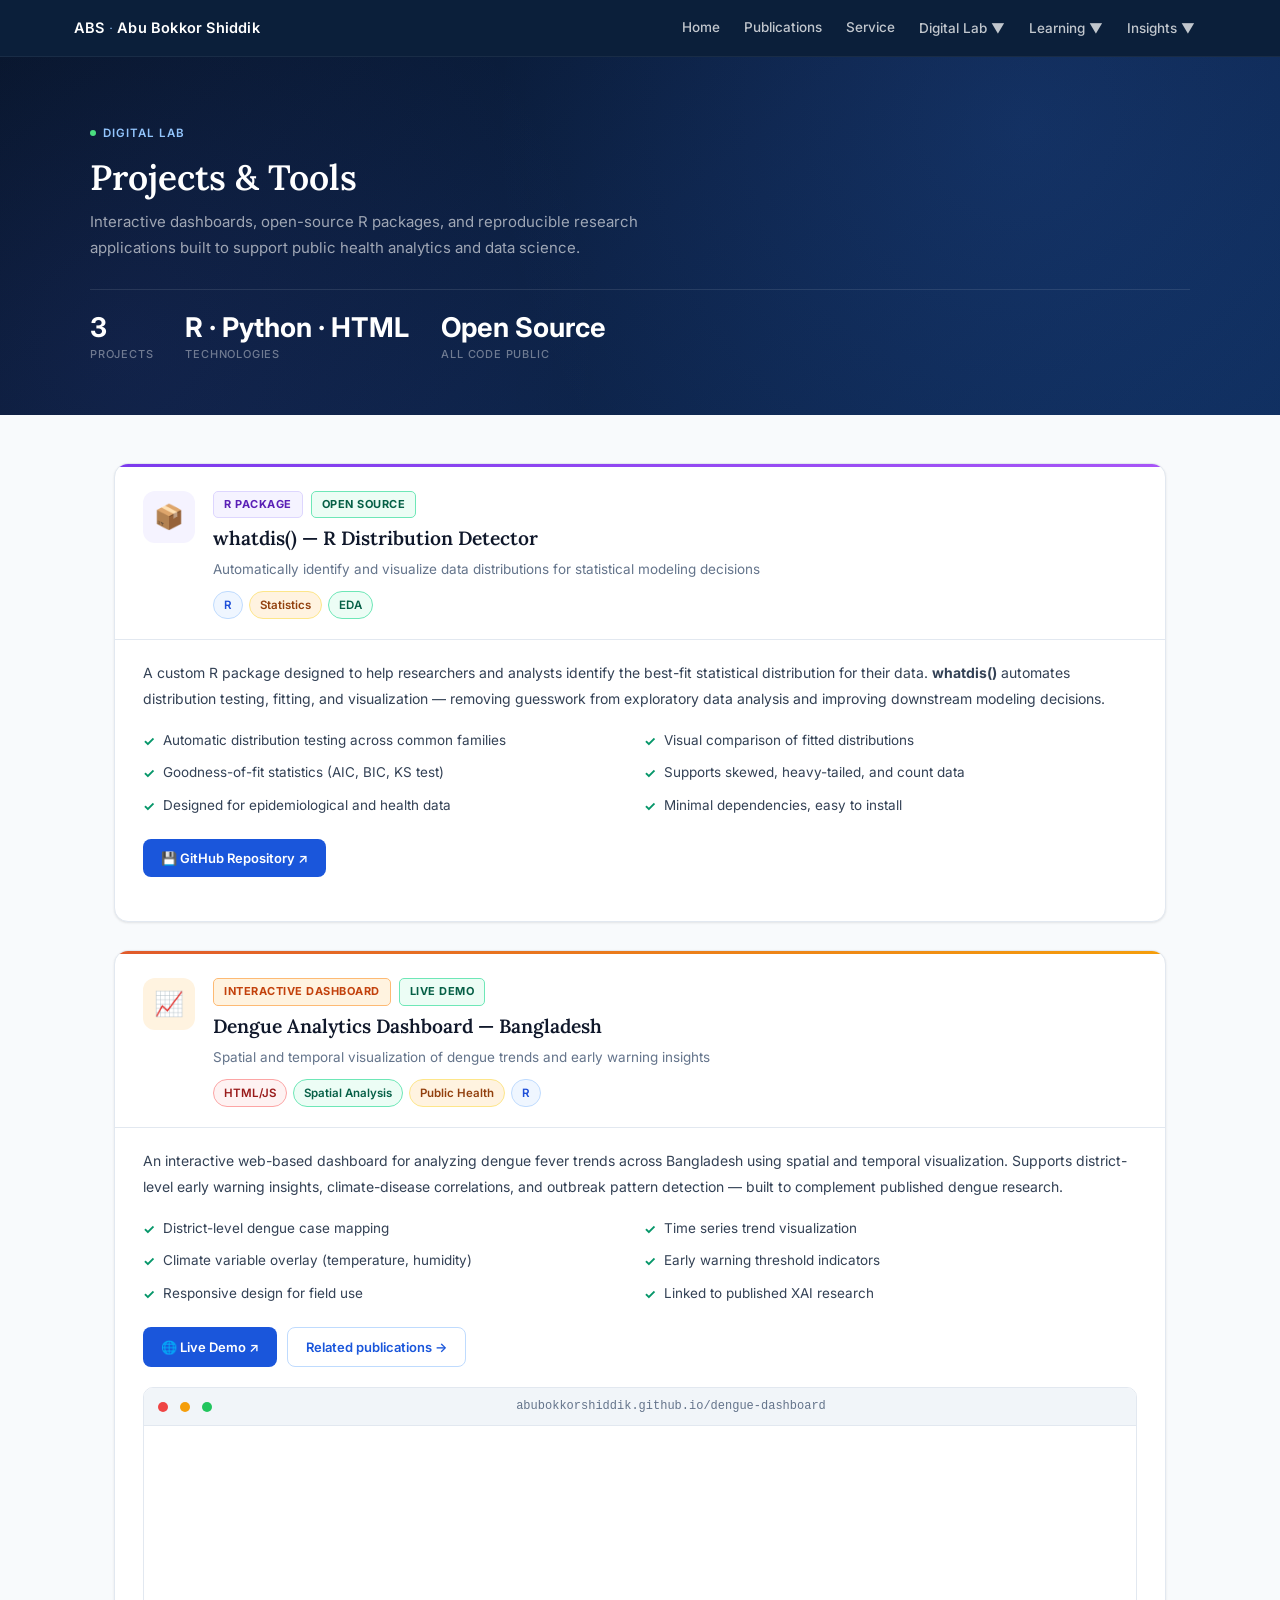
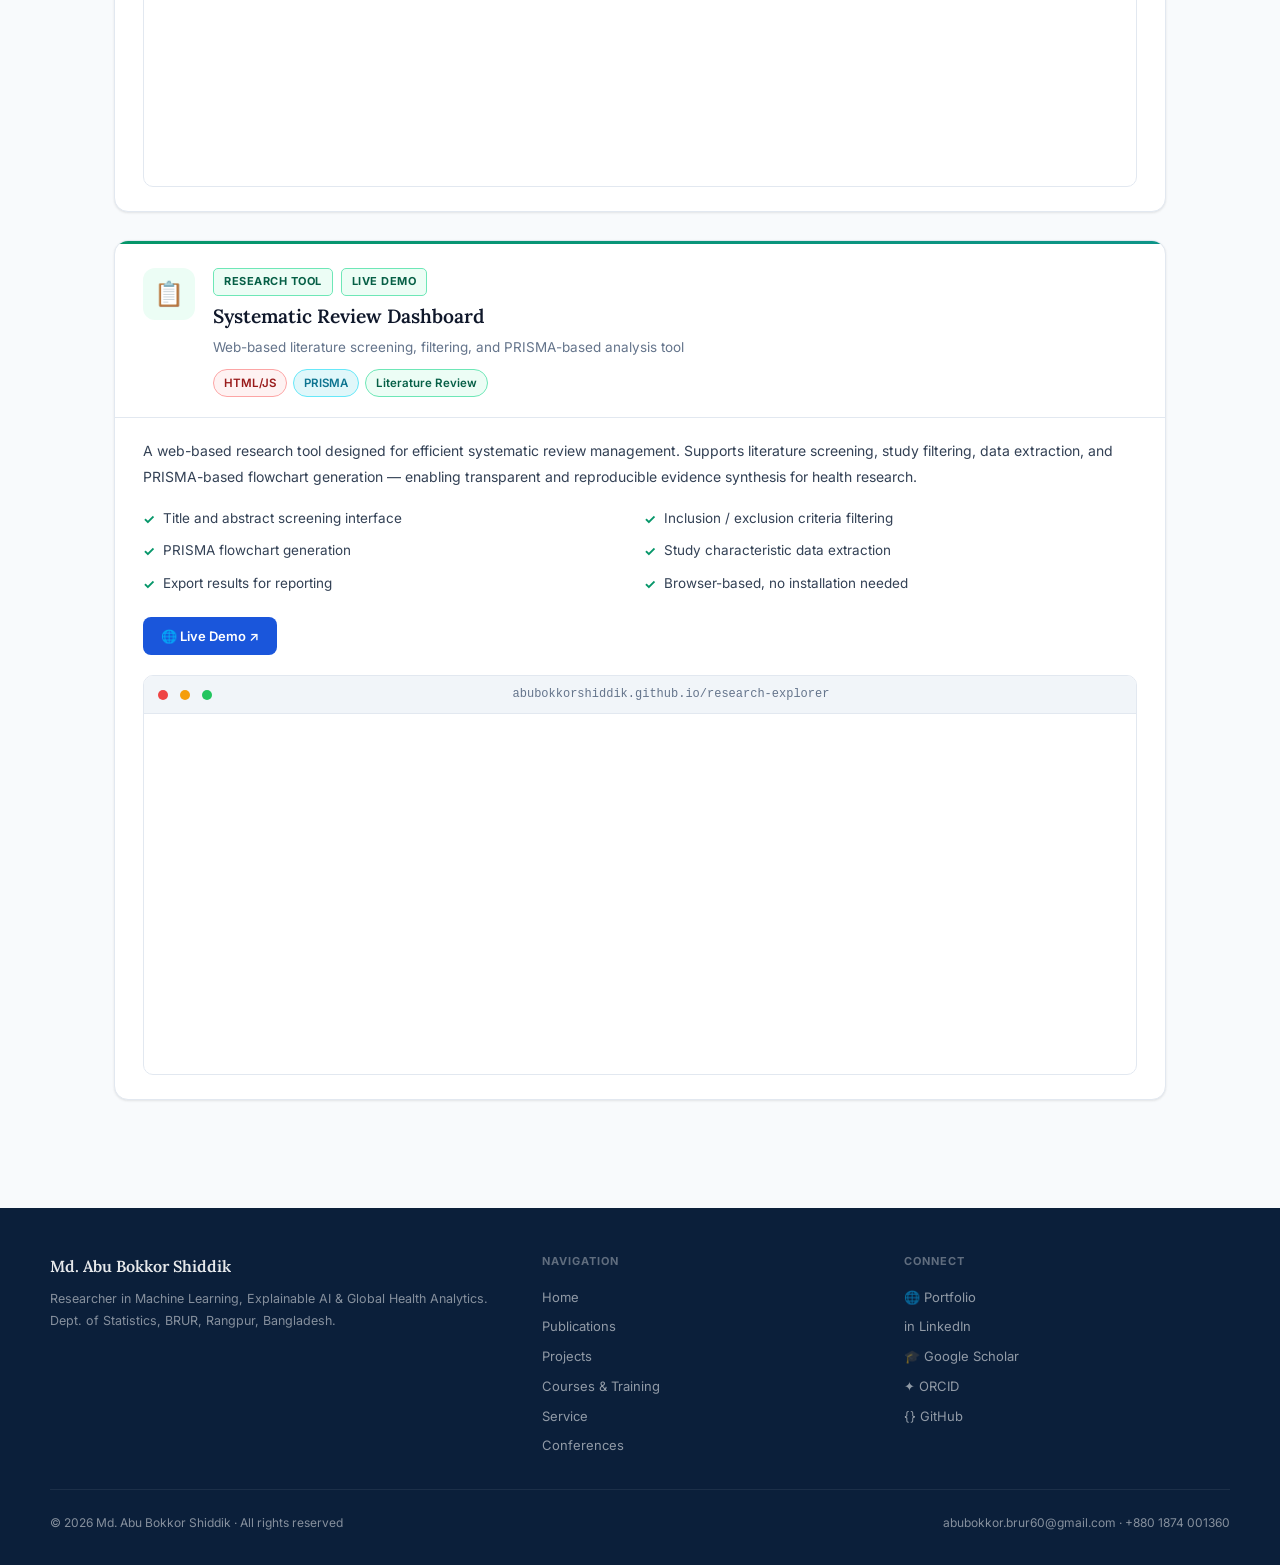
<file: projects.html>
<!DOCTYPE html>
<html lang="en">
<head>
  <link rel="icon" type="image/png" href="https://raw.githubusercontent.com/abubokkorshiddik/AbuBokkorShiddik.abs798/main/abslogo.png">
  <link rel="apple-touch-icon" href="https://raw.githubusercontent.com/abubokkorshiddik/AbuBokkorShiddik.abs798/main/abslogo.png">
  <meta charset="UTF-8">
  <meta name="viewport" content="width=device-width, initial-scale=1.0">
  <meta name="description" content="Digital Projects and Tools — Md. Abu Bokkor Shiddik. Interactive dashboards, R packages, and reproducible research applications.">
  <meta name="keywords" content="ABS798, Abu Bokkor Shiddik, Projects, R Package, Dengue Dashboard, Systematic Review, Digital Tools, BRUR, Bangladesh">
  <title>Projects | Md. Abu Bokkor Shiddik</title>
  <link rel="preconnect" href="https://fonts.googleapis.com">
  <link rel="preconnect" href="https://fonts.gstatic.com" crossorigin>
  <link href="https://fonts.googleapis.com/css2?family=Inter:wght@300;400;500;600;700&family=Lora:ital,wght@0,500;0,600;1,400&display=swap" rel="stylesheet">
  <style>
    *, *::before, *::after { box-sizing:border-box; margin:0; padding:0; }
    html { scroll-behavior:smooth; }
    :root {
      --navy:#0b1f3a; --navy2:#122444;
      --blue:#1a56db; --blue-hover:#1648c0; --sky:#e8f0fe; --sky2:#d2e3fc;
      --text:#0f172a; --text2:#334155; --text3:#64748b;
      --border:#e2e8f0; --border2:#cbd5e1; --bg:#f8fafc; --white:#ffffff;
      --radius:8px; --radius-lg:14px;
      --shadow-sm:0 1px 3px rgba(0,0,0,0.06),0 1px 2px rgba(0,0,0,0.04);
      --shadow:0 4px 20px rgba(0,0,0,0.08),0 1px 4px rgba(0,0,0,0.04);
    }
    body { font-family:'Inter',system-ui,-apple-system,sans-serif; color:var(--text); font-size:15.5px; line-height:1.75; background:var(--bg); }
    a { color:inherit; text-decoration:none; }

    /* NAV */
    .navbar { background:var(--navy); position:sticky; top:0; z-index:9999; border-bottom:1px solid rgba(255,255,255,0.06); }
    .nav-bar-inner { max-width:1180px; margin:auto; padding:0 24px; display:flex; align-items:center; height:56px; }
    .nav-brand { font-size:14.5px; font-weight:600; color:#fff; letter-spacing:0.2px; margin-right:auto; white-space:nowrap; }
    .nav-brand span { color:#93c5fd; font-weight:300; }
    .nav-links { display:flex; align-items:center; gap:2px; }
    .nav-links > a, .dropbtn { color:rgba(255,255,255,0.75); font-size:13.5px; font-weight:500; padding:6px 11px; border-radius:6px; border:none; background:none; cursor:pointer; font-family:inherit; transition:background 0.18s,color 0.18s; white-space:nowrap; display:flex; align-items:center; gap:4px; }
    .nav-links > a:hover, .dropbtn:hover { color:#fff; background:rgba(255,255,255,0.09); }
    .dropdown { position:relative; }
    .dropdown-content { position:absolute; top:calc(100% + 6px); left:0; background:#132444; border:1px solid rgba(255,255,255,0.1); border-radius:10px; min-width:190px; padding:6px; box-shadow:0 12px 32px rgba(0,0,0,0.3); opacity:0; visibility:hidden; transform:translateY(6px); transition:opacity 0.2s,transform 0.2s,visibility 0.2s; pointer-events:none; z-index:9999; }
    .dropdown:hover .dropdown-content, .dropdown.active .dropdown-content { opacity:1; visibility:visible; transform:translateY(0); pointer-events:auto; }
    .dropdown-content a { display:flex; align-items:center; gap:8px; padding:8px 12px; color:rgba(255,255,255,0.72); font-size:13px; font-weight:500; border-radius:6px; transition:background 0.15s,color 0.15s; }
    .dropdown-content a:hover { background:rgba(255,255,255,0.08); color:#fff; }
    .hamburger { display:none; flex-direction:column; gap:5px; background:none; border:none; cursor:pointer; padding:7px; border-radius:6px; margin-left:10px; transition:background 0.2s; }
    .hamburger:hover { background:rgba(255,255,255,0.1); }
    .hamburger span { display:block; width:21px; height:2px; background:rgba(255,255,255,0.85); border-radius:2px; transition:transform 0.28s,opacity 0.28s; }
    .hamburger.open span:nth-child(1) { transform:translateY(7px) rotate(45deg); }
    .hamburger.open span:nth-child(2) { opacity:0; }
    .hamburger.open span:nth-child(3) { transform:translateY(-7px) rotate(-45deg); }
    .nav-drawer { display:none; background:#0d1c38; border-top:1px solid rgba(255,255,255,0.07); overflow:hidden; max-height:0; transition:max-height 0.38s cubic-bezier(0.4,0,0.2,1); }
    .nav-drawer.open { max-height:700px; }
    .drawer-inner { padding:8px 0 16px; }
    .drawer-link { display:block; color:rgba(255,255,255,0.78); font-size:15px; font-weight:500; padding:11px 24px; transition:background 0.15s,color 0.15s; }
    .drawer-link:hover { background:rgba(255,255,255,0.06); color:#fff; }
    .drawer-section-label { font-size:10.5px; font-weight:700; text-transform:uppercase; letter-spacing:1.2px; color:rgba(255,255,255,0.3); padding:14px 24px 4px; }
    .drawer-sub .drawer-link { padding-left:38px; font-size:14px; color:rgba(255,255,255,0.58); }
    .drawer-divider { height:1px; background:rgba(255,255,255,0.06); margin:4px 0; }
    @media (max-width:900px) { .nav-links{display:none;} .hamburger{display:flex;} .nav-drawer{display:block;} }

    /* HERO */
    .page-hero { background:linear-gradient(140deg,#07152a 0%,#0d2247 50%,#0f2d5c 100%); color:white; padding:60px 24px 50px; position:relative; overflow:hidden; }
    .page-hero::before { content:''; position:absolute; inset:0; background:radial-gradient(circle at 80% 20%,rgba(59,130,246,0.13) 0%,transparent 50%),radial-gradient(circle at 10% 80%,rgba(99,102,241,0.08) 0%,transparent 40%); pointer-events:none; }
    .hero-inner { max-width:1100px; margin:auto; position:relative; }
    .hero-eyebrow { display:inline-flex; align-items:center; gap:7px; font-size:11.5px; font-weight:600; letter-spacing:1px; text-transform:uppercase; color:#93c5fd; margin-bottom:14px; }
    .hero-eyebrow::before { content:''; width:6px; height:6px; background:#4ade80; border-radius:50%; }
    .page-hero h1 { font-family:'Lora',serif; font-size:2.2rem; font-weight:600; line-height:1.18; margin-bottom:10px; }
    .page-hero p { font-size:15px; color:rgba(255,255,255,0.6); max-width:600px; margin-bottom:28px; }
    .hero-stats { display:flex; flex-wrap:wrap; gap:32px; padding-top:24px; border-top:1px solid rgba(255,255,255,0.1); }
    .hstat-n { font-size:1.7rem; font-weight:700; color:#fff; line-height:1; margin-bottom:4px; }
    .hstat-l { font-size:11px; color:rgba(255,255,255,0.4); text-transform:uppercase; letter-spacing:0.8px; font-weight:500; }

    /* MAIN */
    .page-wrap { max-width:1100px; margin:auto; padding:48px 24px 80px; }

    /* PROJECT CARD */
    .proj-card {
      background:var(--white); border:1px solid var(--border); border-radius:var(--radius-lg);
      overflow:hidden; margin-bottom:28px; box-shadow:var(--shadow-sm);
      transition:box-shadow 0.2s,transform 0.2s;
    }
    .proj-card:hover { box-shadow:var(--shadow); transform:translateY(-2px); }
    .proj-card::before { content:''; display:block; height:3px; }
    .proj-card.pkg::before     { background:linear-gradient(90deg,#7c3aed,#a855f7); }
    .proj-card.dashboard::before { background:linear-gradient(90deg,#e05a2b,#f59e0b); }
    .proj-card.review::before  { background:linear-gradient(90deg,#059669,#0d9488); }

    /* HEAD */
    .proj-head { padding:24px 28px 20px; border-bottom:1px solid var(--border); display:flex; align-items:flex-start; gap:18px; }
    .proj-icon {
      width:52px; height:52px; border-radius:12px; flex-shrink:0;
      display:flex; align-items:center; justify-content:center; font-size:24px;
    }
    .icon-pkg     { background:#f5f3ff; }
    .icon-dash    { background:#fff3e0; }
    .icon-review  { background:#ecfdf5; }
    .proj-head-text { flex:1; }
    .proj-type-row { display:flex; align-items:center; gap:8px; flex-wrap:wrap; margin-bottom:8px; }
    .proj-badge { font-size:11px; font-weight:700; text-transform:uppercase; letter-spacing:0.5px; padding:3px 10px; border-radius:5px; white-space:nowrap; }
    .badge-pkg     { background:#f5f3ff; color:#5b21b6; border:1px solid #ddd6fe; }
    .badge-dash    { background:#fff3e0; color:#c2410c; border:1px solid #fdba74; }
    .badge-review  { background:#ecfdf5; color:#065f46; border:1px solid #6ee7b7; }
    .badge-open    { background:#ecfdf5; color:#065f46; border:1px solid #6ee7b7; }
    .proj-title { font-family:'Lora',serif; font-size:1.2rem; font-weight:600; color:var(--text); line-height:1.35; margin-bottom:6px; }
    .proj-subtitle { font-size:13.5px; color:var(--text3); }

    /* TECH TAGS */
    .tech-tags { display:flex; flex-wrap:wrap; gap:6px; margin-top:10px; }
    .tech-tag { font-size:11.5px; font-weight:600; padding:3px 10px; border-radius:20px; border:1px solid; }
    .tt-r      { background:#eff6ff; color:#1d4ed8; border-color:#bfdbfe; }
    .tt-python { background:#f5f3ff; color:#5b21b6; border-color:#ddd6fe; }
    .tt-dash   { background:#fff3e0; color:#92400e; border-color:#fde68a; }
    .tt-html   { background:#fef2f2; color:#991b1b; border-color:#fca5a5; }
    .tt-spatial{ background:#ecfdf5; color:#065f46; border-color:#6ee7b7; }
    .tt-prisma { background:#e0f7fa; color:#0e7490; border-color:#67e8f9; }

    /* BODY */
    .proj-body { padding:20px 28px 24px; }
    .proj-desc { font-size:14px; color:var(--text2); line-height:1.8; margin-bottom:18px; }

    /* FEATURE LIST */
    .feature-list { display:grid; grid-template-columns:1fr 1fr; gap:8px; margin-bottom:20px; }
    .feature-item { display:flex; align-items:flex-start; gap:8px; font-size:13.5px; color:var(--text2); }
    .feature-item::before {
  content: '✓';
  color: #059669;
  font-weight: 700;
  flex-shrink: 0;
  margin-top: 1px;
}

    /* ACTIONS */
    .proj-actions { display:flex; flex-wrap:wrap; gap:10px; margin-bottom:20px; }
    .action-btn { display:inline-flex; align-items:center; gap:6px; font-size:13px; font-weight:600; padding:8px 18px; border-radius:8px; transition:all 0.18s; }
    .btn-primary { background:var(--blue); color:#fff; }
    .btn-primary:hover { background:var(--blue-hover); transform:translateY(-1px); }
    .btn-outline { background:var(--white); color:var(--blue); border:1px solid #bfdbfe; }
    .btn-outline:hover { background:var(--sky); }
    .btn-ghost { background:var(--bg); color:var(--text2); border:1px solid var(--border); }

    /* DEMO IFRAME */
    .demo-wrap { border:1px solid var(--border); border-radius:10px; overflow:hidden; }
    .demo-bar { background:#f1f5f9; border-bottom:1px solid var(--border); padding:8px 14px; display:flex; align-items:center; gap:8px; }
    .demo-dot { width:10px; height:10px; border-radius:50%; }
    .demo-url { font-size:12px; color:var(--text3); font-family:monospace; flex:1; text-align:center; }
    .demo-wrap iframe { width:100%; height:360px; border:none; display:block; }

    /* FOOTER */
    footer { background:var(--navy); color:rgba(255,255,255,0.5); padding:44px 24px 32px; margin-top:0; }
    .footer-inner { max-width:1180px; margin:auto; display:grid; grid-template-columns:1.4fr 1fr 1fr; gap:36px; padding-bottom:32px; border-bottom:1px solid rgba(255,255,255,0.07); }
    .footer-col-title { font-size:11px; font-weight:700; text-transform:uppercase; letter-spacing:1px; color:rgba(255,255,255,0.35); margin-bottom:14px; }
    .footer-name { font-family:'Lora',serif; font-size:16px; font-weight:600; color:rgba(255,255,255,0.9); margin-bottom:8px; }
    .footer-desc { font-size:12.5px; line-height:1.7; }
    .footer-nav-links, .footer-social-links { display:flex; flex-direction:column; gap:7px; }
    .footer-nav-links a, .footer-social-links a { font-size:13px; color:rgba(255,255,255,0.55); transition:color 0.15s; }
    .footer-nav-links a:hover { color:rgba(255,255,255,0.9); }
    .footer-social-links a:hover { color:#93c5fd; }
    .footer-bottom { max-width:1180px; margin:22px auto 0; display:flex; justify-content:space-between; align-items:center; flex-wrap:wrap; gap:8px; }
    .footer-bottom p { font-size:12px; }

    /* RESPONSIVE */
    @media (max-width:1024px) { .footer-inner{grid-template-columns:1fr 1fr;} }
    @media (max-width:700px) {
      .feature-list{grid-template-columns:1fr;}
      .proj-head{flex-direction:column;gap:12px;}
    }
    @media (max-width:600px) {
      .page-hero{padding:40px 16px 36px;} .page-hero h1{font-size:1.65rem;}
      .page-wrap{padding:28px 16px 60px;}
      .proj-head,.proj-body{padding-left:18px;padding-right:18px;}
      .demo-wrap iframe{height:260px;}
      .footer-inner{grid-template-columns:1fr;}
      .footer-bottom{flex-direction:column;text-align:center;}
    }
  </style>
</head>
<body>

<!-- NAV -->
<nav class="navbar">
  <div class="nav-bar-inner">
     <div class="nav-brand">
      <a href="contact.html" style="color:white;">
        ABS<span> · </span>Abu Bokkor Shiddik
      </a>
    </div>
    <div class="nav-links">
      <a href="home.html">Home</a>
      <a href="publications.html">Publications</a>
      <a href="service.html">Service</a>
      <div class="dropdown"><button class="dropbtn">Digital Lab &#9660;</button><div class="dropdown-content"><a href="projects.html">&#9883; Projects</a><a href="data-code.html">&#128190; Data &amp; Code</a></div></div>
      <div class="dropdown"><button class="dropbtn">Learning &#9660;</button><div class="dropdown-content"><a href="courses.html">&#127891; Courses &amp; Training</a><a href="conference-and-workshop.html">&#127963; Conferences &amp; Workshops</a></div></div>
      <div class="dropdown"><button class="dropbtn">Insights &#9660;</button><div class="dropdown-content"><a href="insights.html">&#9997; Posts</a><a href="videos.html">&#9654; Videos</a><a href="archive.html">&#128247; Photos &amp; Archive</a></div></div>
    </div>
    <button class="hamburger" id="hamburger" aria-label="Toggle menu"><span></span><span></span><span></span></button>
  </div>
  <div class="nav-drawer" id="nav-drawer">
    <div class="drawer-inner">
      <a class="drawer-link" href="home.html">Home</a>
      <a class="drawer-link" href="publications.html">Publications</a>
      <a class="drawer-link" href="service.html">Service</a>
      <div class="drawer-divider"></div>
      <div class="drawer-section-label">Digital Lab</div>
      <div class="drawer-sub"><a class="drawer-link" href="projects.html">Projects</a><a class="drawer-link" href="data-code.html">Data &amp; Code</a></div>
      <div class="drawer-divider"></div>
      <div class="drawer-section-label">Learning &amp; Events</div>
      <div class="drawer-sub"><a class="drawer-link" href="courses.html">Courses &amp; Training</a><a class="drawer-link" href="conference-and-workshop.html">Conferences &amp; Workshops</a></div>
      <div class="drawer-divider"></div>
      <div class="drawer-section-label">Insights</div>
      <div class="drawer-sub"><a class="drawer-link" href="insights.html">Posts</a><a class="drawer-link" href="videos.html">Videos</a><a class="drawer-link" href="archive.html">Photos &amp; Archive</a></div>
    </div>
  </div>
</nav>

<!-- HERO -->
<section class="page-hero">
  <div class="hero-inner">
    <div class="hero-eyebrow">Digital Lab</div>
    <h1>Projects &amp; Tools</h1>
    <p>Interactive dashboards, open-source R packages, and reproducible research applications built to support public health analytics and data science.</p>
    <div class="hero-stats">
      <div><div class="hstat-n">3</div><div class="hstat-l">Projects</div></div>
      <div><div class="hstat-n">R &middot; Python &middot; HTML</div><div class="hstat-l">Technologies</div></div>
      <div><div class="hstat-n">Open Source</div><div class="hstat-l">All code public</div></div>
    </div>
  </div>
</section>

<!-- MAIN -->
<div class="page-wrap">

  <!-- PROJECT 1 — R PACKAGE -->
  <div class="proj-card pkg">
    <div class="proj-head">
      <div class="proj-icon icon-pkg">&#128230;</div>
      <div class="proj-head-text">
        <div class="proj-type-row">
          <span class="proj-badge badge-pkg">R Package</span>
          <span class="proj-badge badge-open">Open Source</span>
        </div>
        <div class="proj-title">whatdis() &mdash; R Distribution Detector</div>
        <div class="proj-subtitle">Automatically identify and visualize data distributions for statistical modeling decisions</div>
        <div class="tech-tags">
          <span class="tech-tag tt-r">R</span>
          <span class="tech-tag tt-dash">Statistics</span>
          <span class="tech-tag tt-spatial">EDA</span>
        </div>
      </div>
    </div>
    <div class="proj-body">
      <p class="proj-desc">A custom R package designed to help researchers and analysts identify the best-fit statistical distribution for their data. <strong>whatdis()</strong> automates distribution testing, fitting, and visualization &mdash; removing guesswork from exploratory data analysis and improving downstream modeling decisions.</p>
      <div class="feature-list">
        <div class="feature-item">Automatic distribution testing across common families</div>
        <div class="feature-item">Visual comparison of fitted distributions</div>
        <div class="feature-item">Goodness-of-fit statistics (AIC, BIC, KS test)</div>
        <div class="feature-item">Supports skewed, heavy-tailed, and count data</div>
        <div class="feature-item">Designed for epidemiological and health data</div>
        <div class="feature-item">Minimal dependencies, easy to install</div>
      </div>
      <div class="proj-actions">
        <a class="action-btn btn-primary" href="https://github.com/abubokkorshiddik/R-distribution-detector" target="_blank">&#128190; GitHub Repository &#8599;</a>
      </div>
    </div>
  </div>

  <!-- PROJECT 2 — DENGUE DASHBOARD -->
  <div class="proj-card dashboard">
    <div class="proj-head">
      <div class="proj-icon icon-dash">&#128200;</div>
      <div class="proj-head-text">
        <div class="proj-type-row">
          <span class="proj-badge badge-dash">Interactive Dashboard</span>
          <span class="proj-badge badge-open">Live Demo</span>
        </div>
        <div class="proj-title">Dengue Analytics Dashboard &mdash; Bangladesh</div>
        <div class="proj-subtitle">Spatial and temporal visualization of dengue trends and early warning insights</div>
        <div class="tech-tags">
          <span class="tech-tag tt-html">HTML/JS</span>
          <span class="tech-tag tt-spatial">Spatial Analysis</span>
          <span class="tech-tag tt-dash">Public Health</span>
          <span class="tech-tag tt-r">R</span>
        </div>
      </div>
    </div>
    <div class="proj-body">
      <p class="proj-desc">An interactive web-based dashboard for analyzing dengue fever trends across Bangladesh using spatial and temporal visualization. Supports district-level early warning insights, climate-disease correlations, and outbreak pattern detection &mdash; built to complement published dengue research.</p>
      <div class="feature-list">
        <div class="feature-item">District-level dengue case mapping</div>
        <div class="feature-item">Time series trend visualization</div>
        <div class="feature-item">Climate variable overlay (temperature, humidity)</div>
        <div class="feature-item">Early warning threshold indicators</div>
        <div class="feature-item">Responsive design for field use</div>
        <div class="feature-item">Linked to published XAI research</div>
      </div>
      <div class="proj-actions">
        <a class="action-btn btn-primary" href="https://abubokkorshiddik.github.io/dengue-dashboard" target="_blank">&#127760; Live Demo &#8599;</a>
        <a class="action-btn btn-outline" href="publications.html">Related publications &rarr;</a>
      </div>
      <div class="demo-wrap">
        <div class="demo-bar">
          <div class="demo-dot" style="background:#ef4444"></div>
          <div class="demo-dot" style="background:#f59e0b;margin-left:4px"></div>
          <div class="demo-dot" style="background:#22c55e;margin-left:4px"></div>
          <span class="demo-url">abubokkorshiddik.github.io/dengue-dashboard</span>
        </div>
        <iframe src="https://abubokkorshiddik.github.io/dengue-dashboard" loading="lazy" title="Dengue Dashboard"></iframe>
      </div>
    </div>
  </div>

  <!-- PROJECT 3 — SYSTEMATIC REVIEW -->
  <div class="proj-card review">
    <div class="proj-head">
      <div class="proj-icon icon-review">&#128203;</div>
      <div class="proj-head-text">
        <div class="proj-type-row">
          <span class="proj-badge badge-review">Research Tool</span>
          <span class="proj-badge badge-open">Live Demo</span>
        </div>
        <div class="proj-title">Systematic Review Dashboard</div>
        <div class="proj-subtitle">Web-based literature screening, filtering, and PRISMA-based analysis tool</div>
        <div class="tech-tags">
          <span class="tech-tag tt-html">HTML/JS</span>
          <span class="tech-tag tt-prisma">PRISMA</span>
          <span class="tech-tag tt-spatial">Literature Review</span>
        </div>
      </div>
    </div>
    <div class="proj-body">
      <p class="proj-desc">A web-based research tool designed for efficient systematic review management. Supports literature screening, study filtering, data extraction, and PRISMA-based flowchart generation &mdash; enabling transparent and reproducible evidence synthesis for health research.</p>
      <div class="feature-list">
        <div class="feature-item">Title and abstract screening interface</div>
        <div class="feature-item">Inclusion / exclusion criteria filtering</div>
        <div class="feature-item">PRISMA flowchart generation</div>
        <div class="feature-item">Study characteristic data extraction</div>
        <div class="feature-item">Export results for reporting</div>
        <div class="feature-item">Browser-based, no installation needed</div>
      </div>
      <div class="proj-actions">
        <a class="action-btn btn-primary" href="https://abubokkorshiddik.github.io/research-explorer" target="_blank">&#127760; Live Demo &#8599;</a>
      </div>
      <div class="demo-wrap">
        <div class="demo-bar">
          <div class="demo-dot" style="background:#ef4444"></div>
          <div class="demo-dot" style="background:#f59e0b;margin-left:4px"></div>
          <div class="demo-dot" style="background:#22c55e;margin-left:4px"></div>
          <span class="demo-url">abubokkorshiddik.github.io/research-explorer</span>
        </div>
        <iframe src="https://abubokkorshiddik.github.io/research-explorer" loading="lazy" title="Research Explorer"></iframe>
      </div>
    </div>
  </div>

</div>

<!-- FOOTER -->
<footer>
  <div class="footer-inner">
    <div>
      <div class="footer-name">Md. Abu Bokkor Shiddik</div>
      <p class="footer-desc">Researcher in Machine Learning, Explainable AI &amp; Global Health Analytics. Dept. of Statistics, BRUR, Rangpur, Bangladesh.</p>
    </div>
    <div>
      <div class="footer-col-title">Navigation</div>
      <div class="footer-nav-links">
        <a href="home.html">Home</a>
        <a href="publications.html">Publications</a>
        <a href="projects.html">Projects</a>
        <a href="courses.html">Courses &amp; Training</a>
        <a href="service.html">Service</a>
        <a href="conference-and-workshop.html">Conferences</a>
      </div>
    </div>
    <div>
      <div class="footer-col-title">Connect</div>
      <div class="footer-social-links">
        <a href="https://abubokkorshiddik.github.io/AbuBokkorShiddik.abs798/home" target="_blank">&#127760; Portfolio</a>
        <a href="https://www.linkedin.com/in/abu-bokkor-shiddik-abs798/" target="_blank">in LinkedIn</a>
        <a href="https://scholar.google.com/citations?user=JWeBd3IAAAAJ" target="_blank">&#127891; Google Scholar</a>
        <a href="https://orcid.org/0009-0002-0424-446X" target="_blank">&#10022; ORCID</a>
        <a href="https://github.com/abubokkorshiddik" target="_blank">&#123;&#125; GitHub</a>
      </div>
    </div>
  </div>
  <div class="footer-bottom">
    <p>&copy; 2026 Md. Abu Bokkor Shiddik &middot; All rights reserved</p>
    <p>abubokkor.brur60@gmail.com &middot; +880 1874 001360</p>
  </div>
</footer>

<script>
document.querySelectorAll('.dropbtn').forEach(function(btn){btn.addEventListener('click',function(e){e.stopPropagation();var dd=btn.closest('.dropdown');var open=dd.classList.contains('active');document.querySelectorAll('.dropdown.active').forEach(function(d){d.classList.remove('active')});if(!open)dd.classList.add('active')})});
document.addEventListener('click',function(){document.querySelectorAll('.dropdown.active').forEach(function(d){d.classList.remove('active')})});
var ham=document.getElementById('hamburger');var drawer=document.getElementById('nav-drawer');
ham.addEventListener('click',function(){ham.classList.toggle('open');drawer.classList.toggle('open')});
drawer.querySelectorAll('a').forEach(function(a){a.addEventListener('click',function(){ham.classList.remove('open');drawer.classList.remove('open')})});
</script>
</body>
</html>
</file>
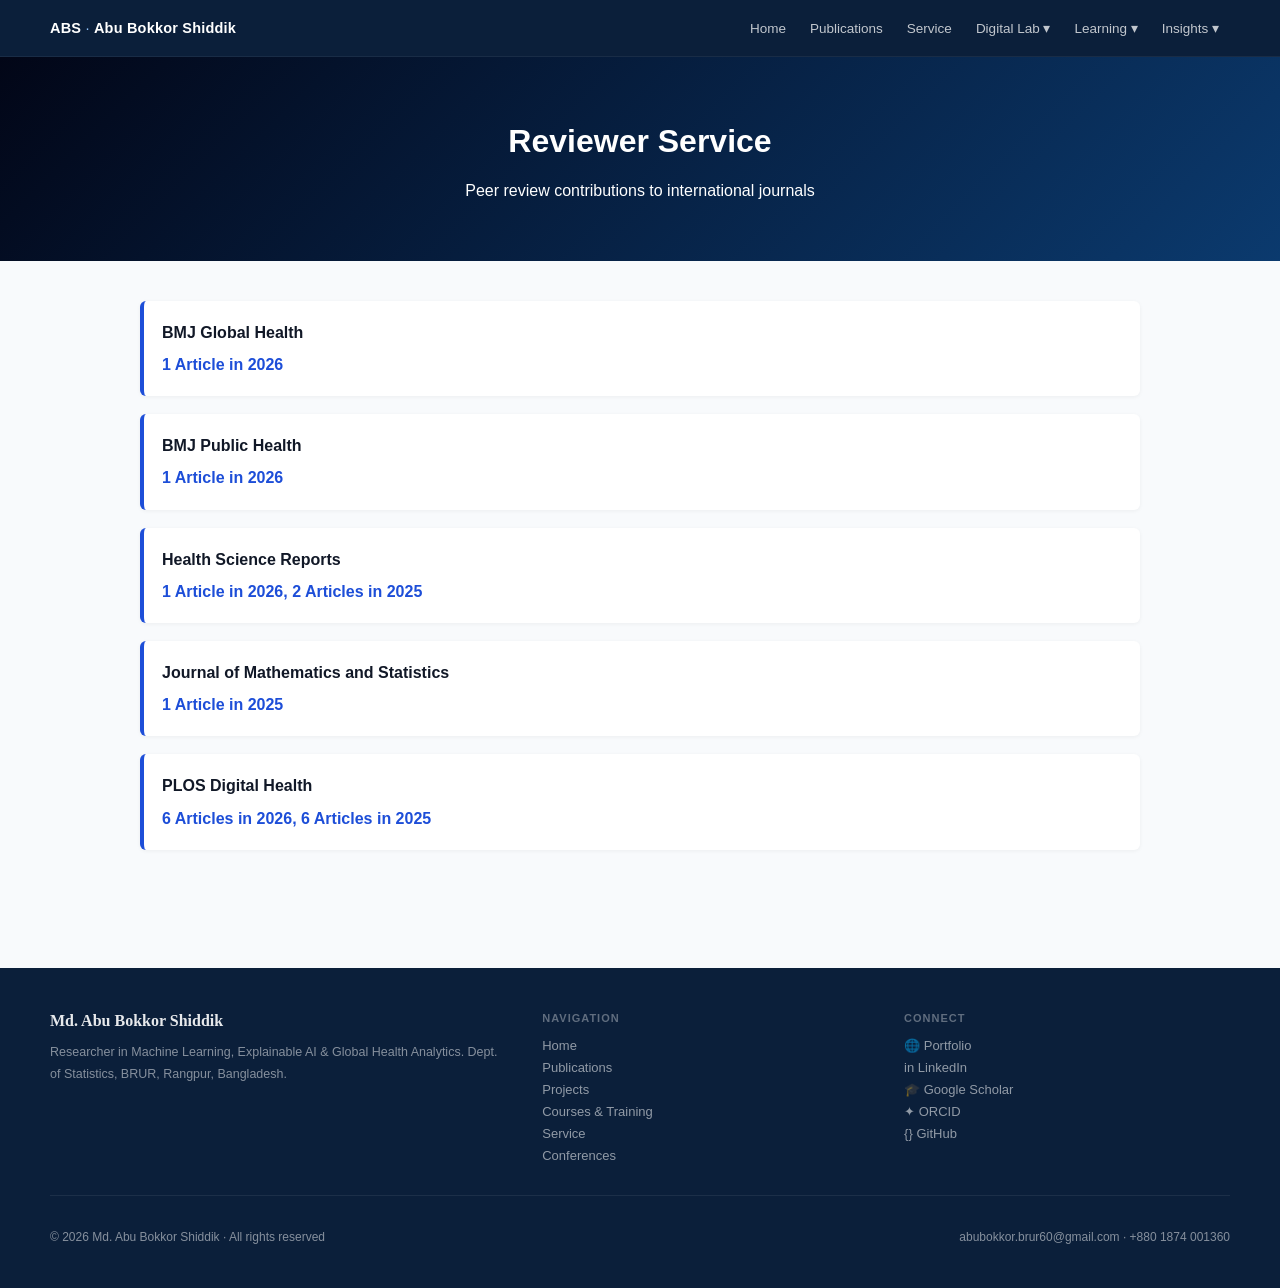
<file: service.html>
<!DOCTYPE html>
<html lang="en">
<head>
  <link rel="icon" type="image/png" href="https://raw.githubusercontent.com/abubokkorshiddik/AbuBokkorShiddik.abs798/main/abslogo.png">
<link rel="apple-touch-icon" href="https://raw.githubusercontent.com/abubokkorshiddik/AbuBokkorShiddik.abs798/main/abslogo.png">
<meta charset="UTF-8">
<meta name="viewport" content="width=device-width, initial-scale=1.0">
  <meta name="keywords" content="
ABS798,
ABUBOKKORSHIDDIK,
AbuBokkorShiddik,
Abu Bokkor Shiddik,
Md. Abu Bokkor Shiddik,
Shiddik ABS,
BRUR,
Begum Rokeya University,
Statistics,
STAT,
Data Science,
Machine Learning,
Public Health,
Researcher Bangladesh,
Bangladesh Research,
Academic Portfolio,
Bio Statistics,
Epidemiology,
Dengue Research,
Thesis Work,
Scientific Research,
Health Data Analysis
">
  
<title>Reviewer Service | Md. Abu Bokkor Shiddik</title>

<style>

html { scroll-behavior: smooth; }
  :root {
      --navy:       #0b1f3a;
      --navy2:      #122444;
      --navy3:      #1a3460;
      --blue:       #1a56db;
      --blue-hover: #1648c0;
      --sky:        #e8f0fe;
      --sky2:       #d2e3fc;
      --green:      #166534;
      --green-bg:   #f0fdf4;
      --green-bd:   #bbf7d0;
      --purple:     #5b21b6;
      --purple-bg:  #f5f3ff;
      --purple-bd:  #ddd6fe;
      --text:       #0f172a;
      --text2:      #334155;
      --text3:      #64748b;
      --border:     #e2e8f0;
      --border2:    #cbd5e1;
      --bg:         #f8fafc;
      --white:      #ffffff;
      --radius:     8px;
      --radius-lg:  14px;
      --shadow-sm:  0 1px 3px rgba(0,0,0,0.06), 0 1px 2px rgba(0,0,0,0.04);
      --shadow:     0 4px 16px rgba(0,0,0,0.08), 0 1px 4px rgba(0,0,0,0.04);
    }
body {
  margin: 0;
  font-family: "Segoe UI", Arial, sans-serif;
  background: #f8fafc;
  color: #1f2937;
}

 a { color: inherit; text-decoration: none; }

    /* ── NAVBAR ── */
    .navbar {
      background: var(--navy);
      position: sticky;
      top: 0;
      z-index: 9999;
      border-bottom: 1px solid rgba(255,255,255,0.06);
    }
    .nav-bar-inner {
      max-width: 1180px;
      margin: auto;
      padding: 0 24px;
      display: flex;
      align-items: center;
      height: 56px;
    }
    .nav-brand {
      font-size: 14.5px;
      font-weight: 600;
      color: #fff;
      letter-spacing: 0.2px;
      margin-right: auto;
      white-space: nowrap;
    }
    .nav-brand span { color: #93c5fd; font-weight: 300; }

    .nav-links { display: flex; align-items: center; gap: 2px; }
    .nav-links > a, .dropbtn {
      color: rgba(255,255,255,0.75);
      font-size: 13.5px;
      font-weight: 500;
      padding: 6px 11px;
      border-radius: 6px;
      border: none;
      background: none;
      cursor: pointer;
      font-family: inherit;
      transition: background 0.18s, color 0.18s;
      white-space: nowrap;
      display: flex;
      align-items: center;
      gap: 4px;
    }
    .nav-links > a:hover, .dropbtn:hover { color: #fff; background: rgba(255,255,255,0.09); }

    .dropdown { position: relative; }
    .dropdown-content {
      position: absolute;
      top: calc(100% + 6px);
      left: 0;
      background: #132444;
      border: 1px solid rgba(255,255,255,0.1);
      border-radius: 10px;
      min-width: 190px;
      padding: 6px;
      box-shadow: 0 12px 32px rgba(0,0,0,0.3);
      opacity: 0;
      visibility: hidden;
      transform: translateY(6px);
      transition: opacity 0.2s, transform 0.2s, visibility 0.2s;
      pointer-events: none;
      z-index: 9999;
    }
    .dropdown:hover .dropdown-content,
    .dropdown.active .dropdown-content {
      opacity: 1; visibility: visible; transform: translateY(0); pointer-events: auto;
    }
    .dropdown-content a {
      display: flex;
      align-items: center;
      gap: 8px;
      padding: 8px 12px;
      color: rgba(255,255,255,0.72);
      font-size: 13px;
      font-weight: 500;
      border-radius: 6px;
      transition: background 0.15s, color 0.15s;
    }
    .dropdown-content a:hover { background: rgba(255,255,255,0.08); color: #fff; }

    /* Hamburger */
    .hamburger {
      display: none;
      flex-direction: column;
      gap: 5px;
      background: none;
      border: none;
      cursor: pointer;
      padding: 7px;
      border-radius: 6px;
      margin-left: 10px;
      transition: background 0.2s;
    }
    .hamburger:hover { background: rgba(255,255,255,0.1); }
    .hamburger span {
      display: block;
      width: 21px;
      height: 2px;
      background: rgba(255,255,255,0.85);
      border-radius: 2px;
      transition: transform 0.28s, opacity 0.28s;
    }
    .hamburger.open span:nth-child(1) { transform: translateY(7px) rotate(45deg); }
    .hamburger.open span:nth-child(2) { opacity: 0; }
    .hamburger.open span:nth-child(3) { transform: translateY(-7px) rotate(-45deg); }

    /* Drawer */
    .nav-drawer {
      display: none;
      background: #0d1c38;
      border-top: 1px solid rgba(255,255,255,0.07);
      overflow: hidden;
      max-height: 0;
      transition: max-height 0.38s cubic-bezier(0.4,0,0.2,1);
    }
    .nav-drawer.open { max-height: 700px; }
    .drawer-inner { padding: 8px 0 16px; }
    .drawer-link {
      display: block;
      color: rgba(255,255,255,0.78);
      font-size: 15px;
      font-weight: 500;
      padding: 11px 24px;
      transition: background 0.15s, color 0.15s;
    }
    .drawer-link:hover { background: rgba(255,255,255,0.06); color: #fff; }
    .drawer-section-label {
      font-size: 10.5px;
      font-weight: 700;
      text-transform: uppercase;
      letter-spacing: 1.2px;
      color: rgba(255,255,255,0.3);
      padding: 14px 24px 4px;
    }
    .drawer-sub .drawer-link { padding-left: 38px; font-size: 14px; color: rgba(255,255,255,0.58); }
    .drawer-divider { height: 1px; background: rgba(255,255,255,0.06); margin: 4px 0; }

    @media (max-width: 900px) {
      .nav-links { display: none; }
      .hamburger { display: flex; }
      .nav-drawer { display: block; }
    }
/* HEADER */
.header {
  background: linear-gradient(135deg, #020617, #0b3a6e);
  color: white;
  padding: 45px 20px;
  text-align: center;
}

/* CONTAINER */
.container {
  max-width: 1000px;
  margin: auto;
  padding: 40px 20px;
}

/* CARD STYLE */
.card {
  background: white;
  padding: 18px;
  margin-bottom: 18px;
  border-left: 4px solid #1d4ed8;
  border-radius: 6px;
  line-height: 1.7;
  box-shadow: 0 1px 4px rgba(0,0,0,0.05);
}

.journal {
  font-weight: bold;
  color: #111827;
}

.count {
  color: #1d4ed8;
  font-weight: 600;
  margin-top: 5px;
  display: inline-block;
}

 /* ── FOOTER ── */
    footer { background: var(--navy); color: rgba(255,255,255,0.5); padding: 44px 24px 32px; margin-top: 60px; }
    .footer-inner { max-width: 1180px; margin: auto; display: grid; grid-template-columns: 1.4fr 1fr 1fr; gap: 36px; padding-bottom: 32px; border-bottom: 1px solid rgba(255,255,255,0.07); }
    .footer-col-title { font-size: 11px; font-weight: 700; text-transform: uppercase; letter-spacing: 1px; color: rgba(255,255,255,0.35); margin-bottom: 14px; }
    .footer-name { font-family: 'Lora', serif; font-size: 16px; font-weight: 600; color: rgba(255,255,255,0.9); margin-bottom: 8px; }
    .footer-desc { font-size: 12.5px; line-height: 1.7; }
    .footer-nav-links, .footer-social-links { display: flex; flex-direction: column; gap: 7px; }
    .footer-nav-links a, .footer-social-links a { font-size: 13px; color: rgba(255,255,255,0.55); transition: color 0.15s; }
    .footer-nav-links a:hover { color: rgba(255,255,255,0.9); }
    .footer-social-links a:hover { color: #93c5fd; }
    .footer-bottom { max-width: 1180px; margin: 22px auto 0; display: flex; justify-content: space-between; align-items: center; flex-wrap: wrap; gap: 8px; }
    .footer-bottom p { font-size: 12px; }

    /* ── RESPONSIVE ── */
    @media (max-width: 1024px) {
      .pub-grid { grid-template-columns: repeat(2, 1fr); }
      .project-grid { grid-template-columns: repeat(2, 1fr); }
      .footer-inner { grid-template-columns: 1fr 1fr; }
    }
    @media (max-width: 768px) {
      .hero { padding: 48px 20px 40px; }
      .hero-inner { grid-template-columns: 1fr; gap: 32px; }
      .hero h1 { font-size: 1.75rem; }
      .hero-photo-wrap { order: -1; flex-direction: row; align-items: center; gap: 20px; }
      .hero-photo-ring { width: 100px; height: 100px; }
      .hero-affil { text-align: left; }
    }
    @media (max-width: 600px) {
      .pub-grid { grid-template-columns: 1fr; }
      .project-grid { grid-template-columns: 1fr; }
      .footer-inner { grid-template-columns: 1fr; }
      .footer-bottom { flex-direction: column; text-align: center; }
      .interest-grid { grid-template-columns: 1fr 1fr; }
    }
</style>

</head>

<body>

<!-- NAVBAR -->
<nav class="navbar">
  <div class="nav-bar-inner">
    <div class="nav-brand">ABS<span> · </span>Abu Bokkor Shiddik</div>

    <div class="nav-links">
      <a href="home.html">Home</a>
      <a href="publications.html">Publications</a>
      <a href="service.html">Service</a>

      <div class="dropdown">
        <button class="dropbtn">Digital Lab ▾</button>
        <div class="dropdown-content">
          <a href="projects.html">⚗ Projects</a>
          <a href="data-code.html">💾 Data &amp; Code</a>
        </div>
      </div>

      <div class="dropdown">
        <button class="dropbtn">Learning ▾</button>
        <div class="dropdown-content">
          <a href="courses.html">🎓 Courses &amp; Training</a>
          <a href="conference-and-workshop.html">🏛 Conferences &amp; Workshops</a>
        </div>
      </div>

      <div class="dropdown">
        <button class="dropbtn">Insights ▾</button>
        <div class="dropdown-content">
          <a href="insights.html">✍ Posts</a>
          <a href="videos.html">▶ Videos</a>
          <a href="archive.html">📷 Photos &amp; Archive</a>
        </div>
      </div>
    </div>

    <button class="hamburger" id="hamburger" aria-label="Toggle menu">
      <span></span><span></span><span></span>
    </button>
  </div>

  <div class="nav-drawer" id="nav-drawer">
    <div class="drawer-inner">
      <a class="drawer-link" href="home.html">Home</a>
      <a class="drawer-link" href="publications.html">Publications</a>
      <a class="drawer-link" href="service.html">Service</a>
      <div class="drawer-divider"></div>
      <div class="drawer-section-label">Digital Lab</div>
      <div class="drawer-sub">
        <a class="drawer-link" href="projects.html">Projects</a>
        <a class="drawer-link" href="data-code.html">Data &amp; Code</a>
      </div>
      <div class="drawer-divider"></div>
      <div class="drawer-section-label">Learning &amp; Events</div>
      <div class="drawer-sub">
        <a class="drawer-link" href="courses.html">Courses &amp; Training</a>
        <a class="drawer-link" href="conference-and-workshop.html">Conferences &amp; Workshops</a>
      </div>
      <div class="drawer-divider"></div>
      <div class="drawer-section-label">Insights</div>
      <div class="drawer-sub">
        <a class="drawer-link" href="insights.html">Posts</a>
        <a class="drawer-link" href="videos.html">Videos</a>
        <a class="drawer-link" href="archive.html">Photos &amp; Archive</a>
      </div>
    </div>
  </div>
</nav>


<!-- HEADER -->
<div class="header">
  <h1>Reviewer Service</h1>
  <p>Peer review contributions to international journals</p>
</div>

<!-- CONTENT -->
<div class="container">

<div class="card">
<span class="journal">BMJ Global Health</span><br>
<span class="count">1 Article in 2026</span>
</div>

<div class="card">
<span class="journal">BMJ Public Health</span><br>
<span class="count">1 Article in 2026</span>
</div>

<div class="card">
<span class="journal">Health Science Reports</span><br>
<span class="count">1 Article in 2026, 2 Articles in 2025</span>
</div>

<div class="card">
<span class="journal">Journal of Mathematics and Statistics</span><br>
<span class="count">1 Article in 2025</span>
</div>

<div class="card">
<span class="journal">PLOS Digital Health</span><br>
<span class="count">6 Articles in 2026, 6 Articles in 2025</span>
</div>

</div>

<!-- FOOTER -->
<footer>
  <div class="footer-inner">
    <div>
      <div class="footer-name">Md. Abu Bokkor Shiddik</div>
      <p class="footer-desc">Researcher in Machine Learning, Explainable AI &amp; Global Health Analytics. Dept. of Statistics, BRUR, Rangpur, Bangladesh.</p>
    </div>
    <div>
      <div class="footer-col-title">Navigation</div>
      <div class="footer-nav-links">
        <a href="home.html">Home</a>
        <a href="publications.html">Publications</a>
        <a href="projects.html">Projects</a>
        <a href="courses.html">Courses &amp; Training</a>
        <a href="service.html">Service</a>
        <a href="conference-and-workshop.html">Conferences</a>
      </div>
    </div>
    <div>
      <div class="footer-col-title">Connect</div>
      <div class="footer-social-links">
        <a href="https://abubokkorshiddik.github.io/AbuBokkorShiddik.abs798/" target="_blank">🌐 Portfolio</a>
        <a href="https://www.linkedin.com/in/abu-bokkor-shiddik-abs798/" target="_blank">in LinkedIn</a>
        <a href="https://scholar.google.com/citations?user=JWeBd3IAAAAJ" target="_blank">🎓 Google Scholar</a>
        <a href="https://orcid.org/0009-0002-0424-446X" target="_blank">✦ ORCID</a>
        <a href="https://github.com/abubokkorshiddik" target="_blank">&#123;&#125; GitHub</a>
      </div>
    </div>
  </div>
  <div class="footer-bottom">
    <p>© 2026 Md. Abu Bokkor Shiddik · All rights reserved</p>
    <p>abubokkor.brur60@gmail.com · +880 1874 001360</p>
  </div>
</footer>
<script> 
  document.querySelectorAll('.dropbtn').forEach(btn => {
    btn.addEventListener('click', e => {
      e.stopPropagation();
      const dd = btn.closest('.dropdown');
      const open = dd.classList.contains('active');
      document.querySelectorAll('.dropdown.active').forEach(d => d.classList.remove('active'));
      if (!open) dd.classList.add('active');
    });
  });
  document.addEventListener('click', () => {
    document.querySelectorAll('.dropdown.active').forEach(d => d.classList.remove('active'));
  });

  const ham = document.getElementById('hamburger');
  const drawer = document.getElementById('nav-drawer');
  ham.addEventListener('click', () => {
    ham.classList.toggle('open');
    drawer.classList.toggle('open');
  });
  drawer.querySelectorAll('a').forEach(a => {
    a.addEventListener('click', () => {
      ham.classList.remove('open');
      drawer.classList.remove('open');
    });
  });
</script>
</body>
</html>
</file>
